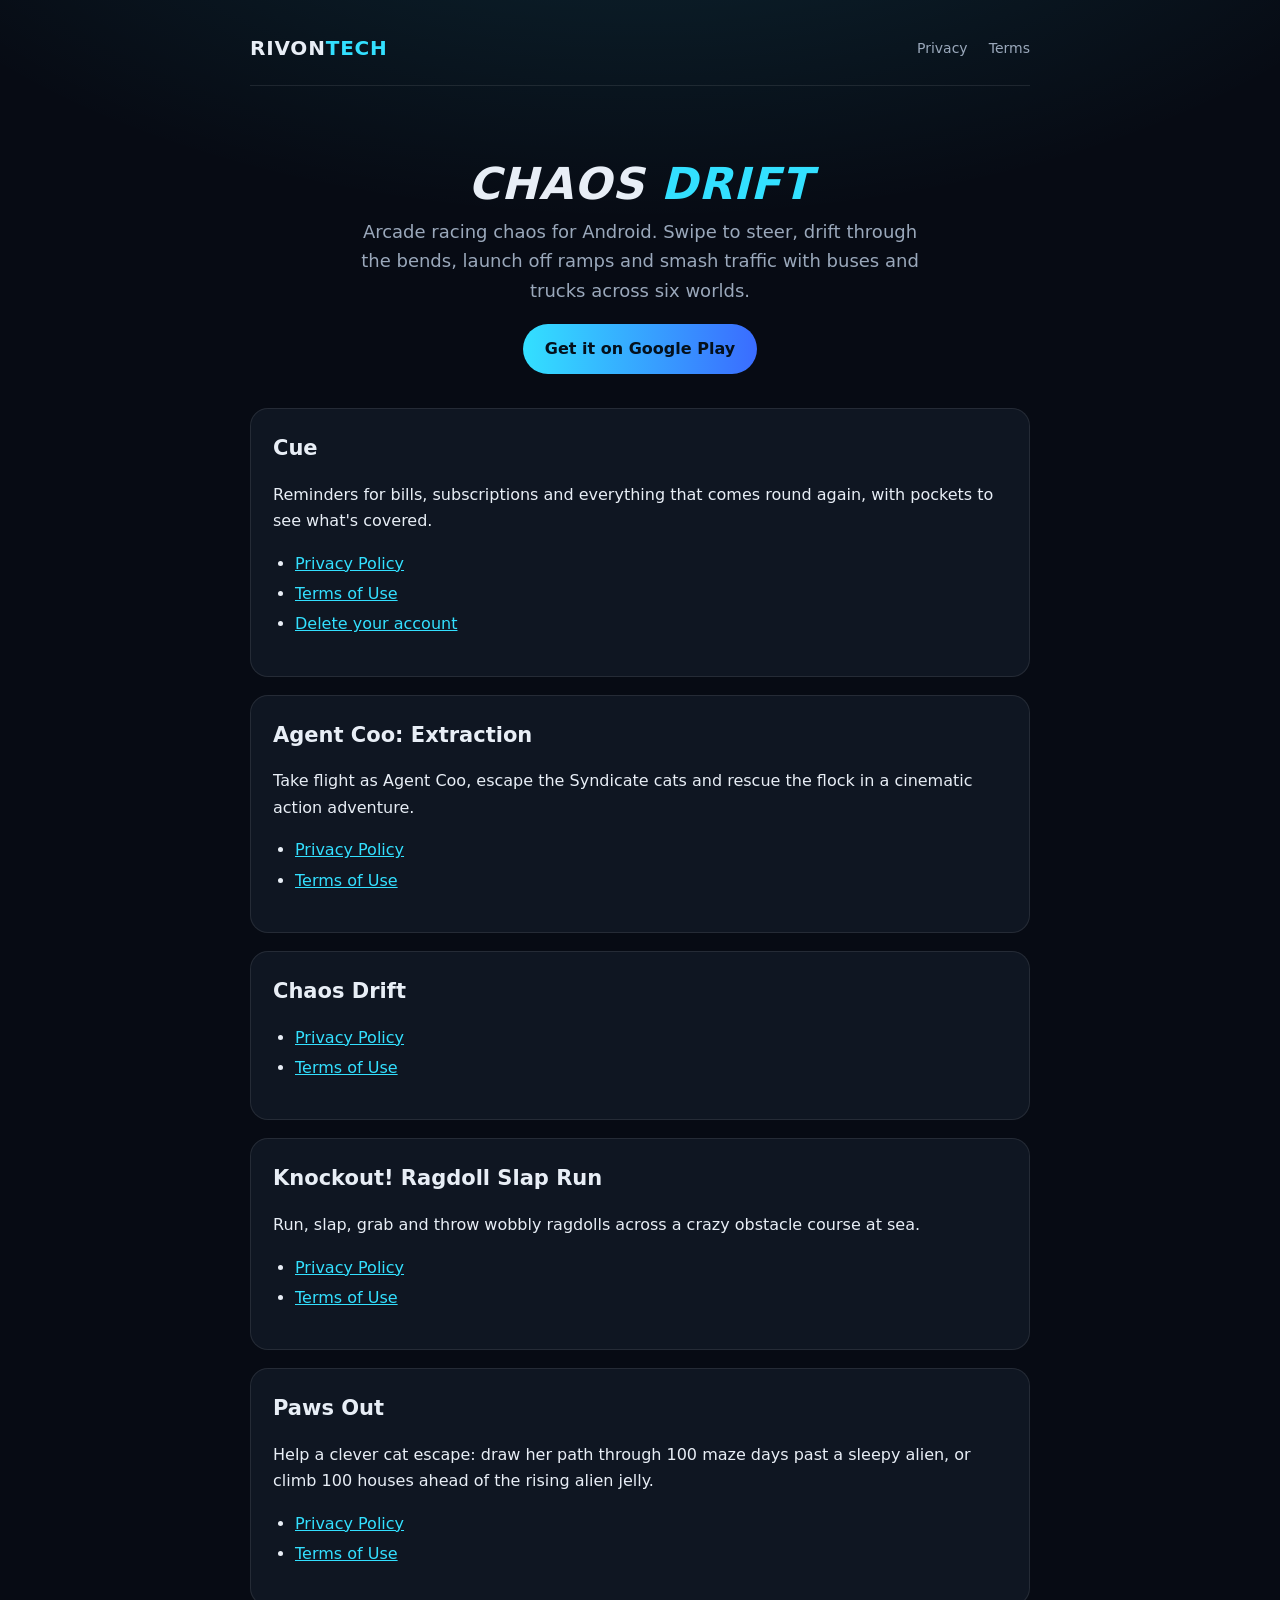
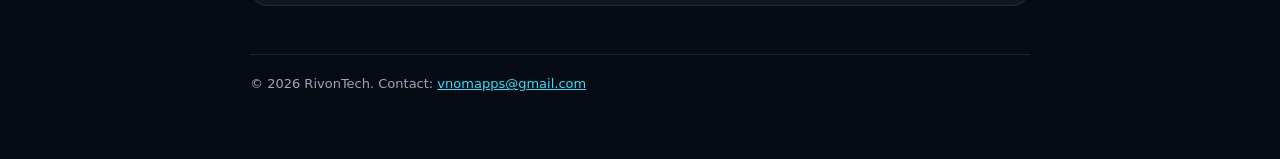
<file: index.html>
<!doctype html>
<html lang="en">
<head>
  <meta charset="utf-8">
  <meta name="viewport" content="width=device-width, initial-scale=1">
  <title>RivonTech</title>
  <meta name="description" content="RivonTech makes mobile apps and games, including Cue, Agent Coo: Extraction, Chaos Drift, Knockout! Ragdoll Slap Run and Paws Out.">
  <link rel="stylesheet" href="styles.css">
</head>
<body>
  <div class="wrap">
    <header class="site">
      <a class="brand" href="./">RIVON<span>TECH</span></a>
      <nav>
        <a href="chaos-drift/privacy-policy.html">Privacy</a>
        <a href="chaos-drift/terms.html">Terms</a>
      </nav>
    </header>

    <section class="hero">
      <h1>CHAOS <b>DRIFT</b></h1>
      <p>Arcade racing chaos for Android. Swipe to steer, drift through the bends, launch off ramps and smash traffic with buses and trucks across six worlds.</p>
      <a class="button" href="https://play.google.com/store/apps/details?id=com.rivontech.chaosdrift">Get it on Google Play</a>
    </section>

    <div class="card">
      <h2 style="margin-top:0">Cue</h2>
      <p>Reminders for bills, subscriptions and everything that comes round again, with pockets to see what's covered.</p>
      <ul>
        <li><a href="cue/privacy-policy.html">Privacy Policy</a></li>
        <li><a href="cue/terms.html">Terms of Use</a></li>
        <li><a href="cue/delete-account.html">Delete your account</a></li>
      </ul>
    </div>

    <div class="card">
      <h2 style="margin-top:0">Agent Coo: Extraction</h2>
      <p>Take flight as Agent Coo, escape the Syndicate cats and rescue the flock in a cinematic action adventure.</p>
      <ul>
        <li><a href="agent-coo/privacy-policy.html">Privacy Policy</a></li>
        <li><a href="agent-coo/terms.html">Terms of Use</a></li>
      </ul>
    </div>

    <div class="card">
      <h2 style="margin-top:0">Chaos Drift</h2>
      <ul>
        <li><a href="chaos-drift/privacy-policy.html">Privacy Policy</a></li>
        <li><a href="chaos-drift/terms.html">Terms of Use</a></li>
      </ul>
    </div>

    <div class="card">
      <h2 style="margin-top:0">Knockout! Ragdoll Slap Run</h2>
      <p>Run, slap, grab and throw wobbly ragdolls across a crazy obstacle course at sea.</p>
      <ul>
        <li><a href="knockout/privacy-policy.html">Privacy Policy</a></li>
        <li><a href="knockout/terms.html">Terms of Use</a></li>
      </ul>
    </div>

    <div class="card">
      <h2 style="margin-top:0">Paws Out</h2>
      <p>Help a clever cat escape: draw her path through 100 maze days past a sleepy alien, or climb 100 houses ahead of the rising alien jelly.</p>
      <ul>
        <li><a href="paws-out/privacy-policy.html">Privacy Policy</a></li>
        <li><a href="paws-out/terms.html">Terms of Use</a></li>
      </ul>
    </div>

    <footer>
      &copy; 2026 RivonTech. Contact: <a href="mailto:vnomapps@gmail.com">vnomapps@gmail.com</a>
    </footer>
  </div>
</body>
</html>
</file>
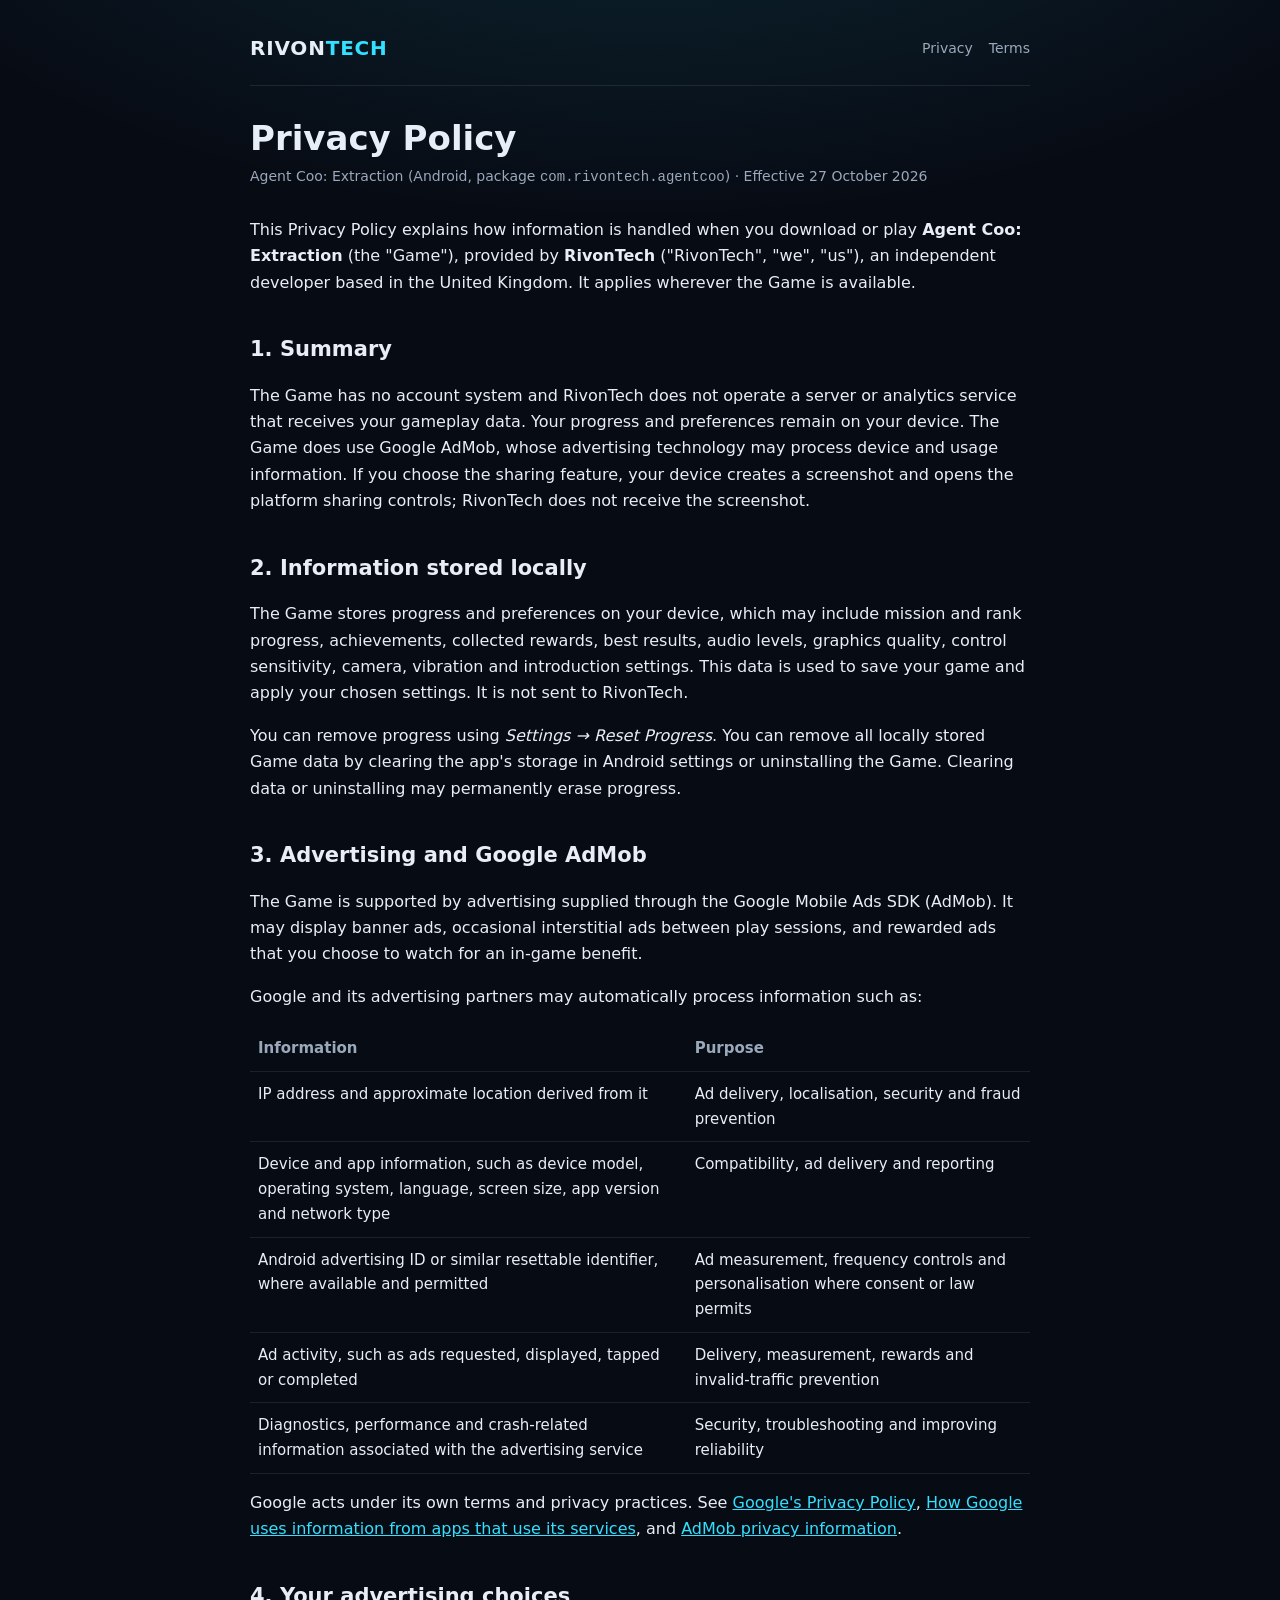
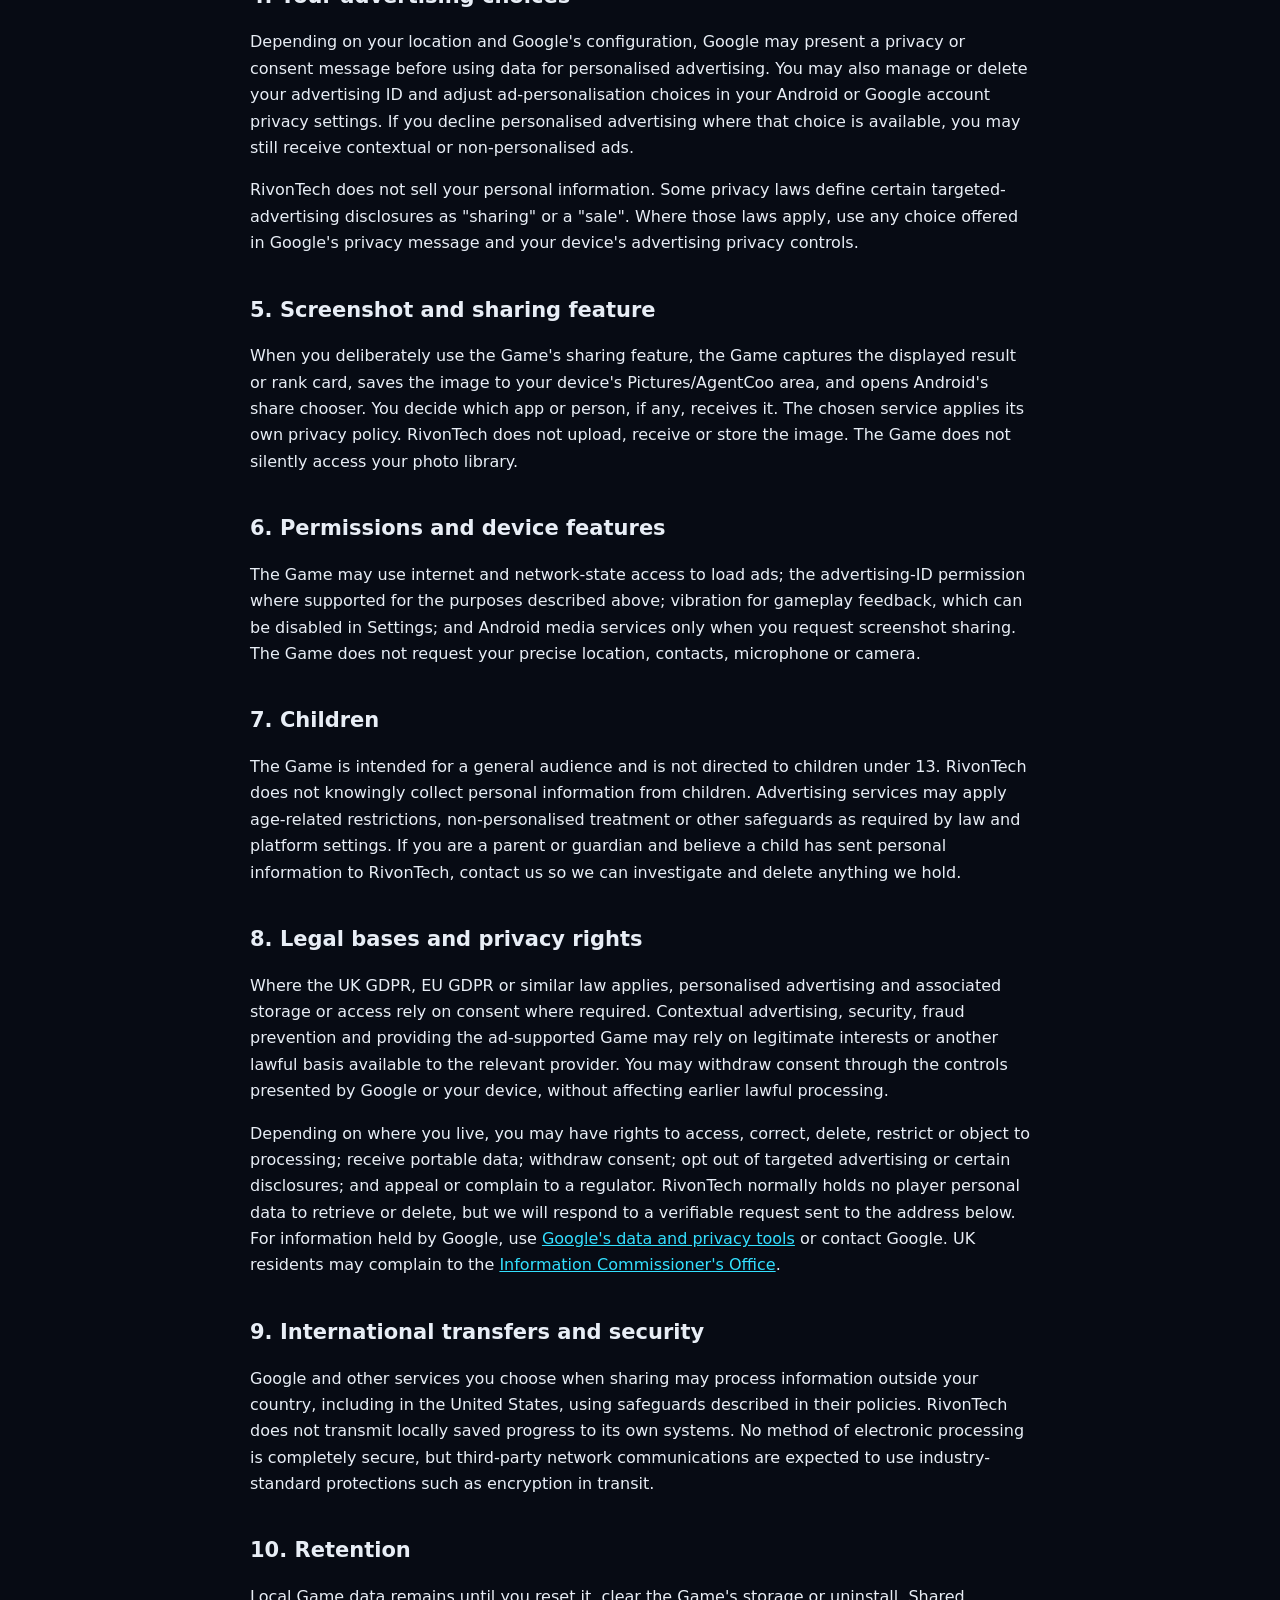
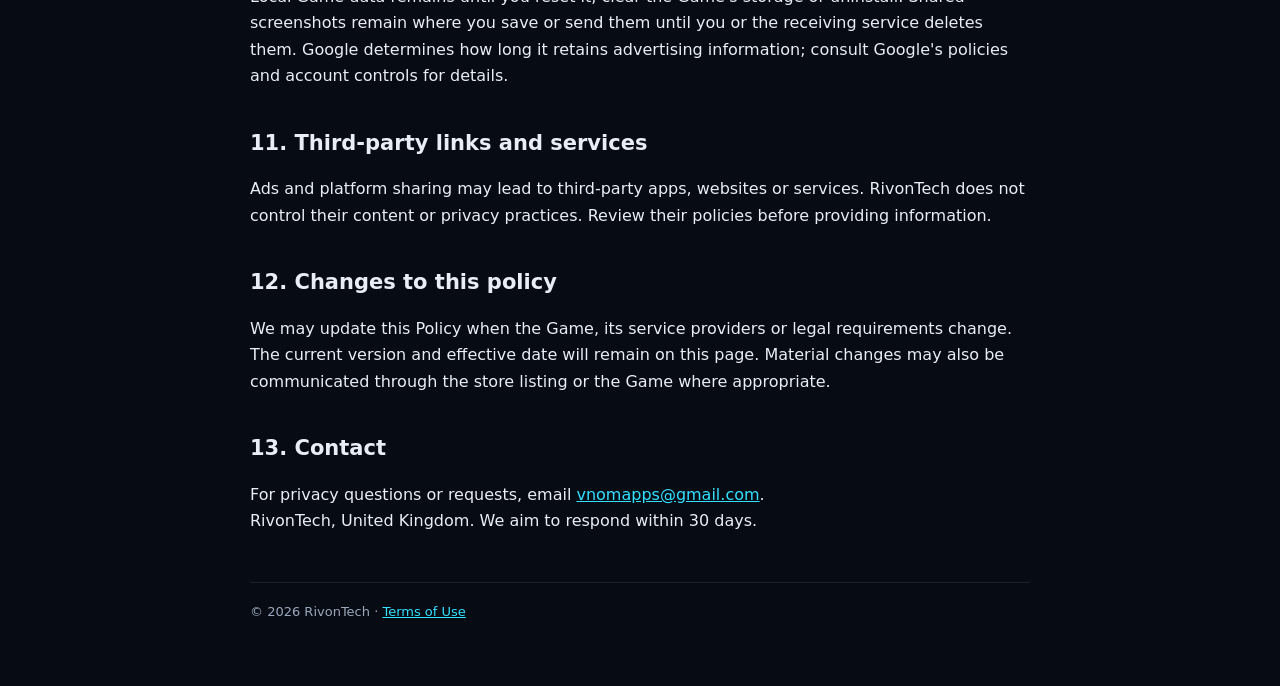
<file: agent-coo/privacy-policy.html>
<!doctype html>
<html lang="en">
<head>
  <meta charset="utf-8">
  <meta name="viewport" content="width=device-width, initial-scale=1">
  <title>Agent Coo: Extraction Privacy Policy</title>
  <meta name="description" content="How Agent Coo: Extraction by RivonTech handles information, including local game data, sharing and Google AdMob advertising.">
  <link rel="stylesheet" href="../styles.css">
</head>
<body>
  <div class="wrap">
    <header class="site">
      <a class="brand" href="../">RIVON<span>TECH</span></a>
      <nav><a href="privacy-policy.html">Privacy</a><a href="terms.html">Terms</a></nav>
    </header>

    <h1>Privacy Policy</h1>
    <div class="meta">Agent Coo: Extraction (Android, package <code>com.rivontech.agentcoo</code>) &middot; Effective 27 October 2026</div>

    <p>This Privacy Policy explains how information is handled when you download or play <strong>Agent Coo: Extraction</strong> (the "Game"), provided by <strong>RivonTech</strong> ("RivonTech", "we", "us"), an independent developer based in the United Kingdom. It applies wherever the Game is available.</p>

    <h2>1. Summary</h2>
    <p>The Game has no account system and RivonTech does not operate a server or analytics service that receives your gameplay data. Your progress and preferences remain on your device. The Game does use Google AdMob, whose advertising technology may process device and usage information. If you choose the sharing feature, your device creates a screenshot and opens the platform sharing controls; RivonTech does not receive the screenshot.</p>

    <h2>2. Information stored locally</h2>
    <p>The Game stores progress and preferences on your device, which may include mission and rank progress, achievements, collected rewards, best results, audio levels, graphics quality, control sensitivity, camera, vibration and introduction settings. This data is used to save your game and apply your chosen settings. It is not sent to RivonTech.</p>
    <p>You can remove progress using <em>Settings &rarr; Reset Progress</em>. You can remove all locally stored Game data by clearing the app's storage in Android settings or uninstalling the Game. Clearing data or uninstalling may permanently erase progress.</p>

    <h2>3. Advertising and Google AdMob</h2>
    <p>The Game is supported by advertising supplied through the Google Mobile Ads SDK (AdMob). It may display banner ads, occasional interstitial ads between play sessions, and rewarded ads that you choose to watch for an in-game benefit.</p>
    <p>Google and its advertising partners may automatically process information such as:</p>
    <table>
      <tr><th>Information</th><th>Purpose</th></tr>
      <tr><td>IP address and approximate location derived from it</td><td>Ad delivery, localisation, security and fraud prevention</td></tr>
      <tr><td>Device and app information, such as device model, operating system, language, screen size, app version and network type</td><td>Compatibility, ad delivery and reporting</td></tr>
      <tr><td>Android advertising ID or similar resettable identifier, where available and permitted</td><td>Ad measurement, frequency controls and personalisation where consent or law permits</td></tr>
      <tr><td>Ad activity, such as ads requested, displayed, tapped or completed</td><td>Delivery, measurement, rewards and invalid-traffic prevention</td></tr>
      <tr><td>Diagnostics, performance and crash-related information associated with the advertising service</td><td>Security, troubleshooting and improving reliability</td></tr>
    </table>
    <p>Google acts under its own terms and privacy practices. See <a href="https://policies.google.com/privacy">Google's Privacy Policy</a>, <a href="https://policies.google.com/technologies/partner-sites">How Google uses information from apps that use its services</a>, and <a href="https://support.google.com/admob/answer/6128543">AdMob privacy information</a>.</p>

    <h2>4. Your advertising choices</h2>
    <p>Depending on your location and Google's configuration, Google may present a privacy or consent message before using data for personalised advertising. You may also manage or delete your advertising ID and adjust ad-personalisation choices in your Android or Google account privacy settings. If you decline personalised advertising where that choice is available, you may still receive contextual or non-personalised ads.</p>
    <p>RivonTech does not sell your personal information. Some privacy laws define certain targeted-advertising disclosures as "sharing" or a "sale". Where those laws apply, use any choice offered in Google's privacy message and your device's advertising privacy controls.</p>

    <h2>5. Screenshot and sharing feature</h2>
    <p>When you deliberately use the Game's sharing feature, the Game captures the displayed result or rank card, saves the image to your device's Pictures/AgentCoo area, and opens Android's share chooser. You decide which app or person, if any, receives it. The chosen service applies its own privacy policy. RivonTech does not upload, receive or store the image. The Game does not silently access your photo library.</p>

    <h2>6. Permissions and device features</h2>
    <p>The Game may use internet and network-state access to load ads; the advertising-ID permission where supported for the purposes described above; vibration for gameplay feedback, which can be disabled in Settings; and Android media services only when you request screenshot sharing. The Game does not request your precise location, contacts, microphone or camera.</p>

    <h2>7. Children</h2>
    <p>The Game is intended for a general audience and is not directed to children under 13. RivonTech does not knowingly collect personal information from children. Advertising services may apply age-related restrictions, non-personalised treatment or other safeguards as required by law and platform settings. If you are a parent or guardian and believe a child has sent personal information to RivonTech, contact us so we can investigate and delete anything we hold.</p>

    <h2>8. Legal bases and privacy rights</h2>
    <p>Where the UK GDPR, EU GDPR or similar law applies, personalised advertising and associated storage or access rely on consent where required. Contextual advertising, security, fraud prevention and providing the ad-supported Game may rely on legitimate interests or another lawful basis available to the relevant provider. You may withdraw consent through the controls presented by Google or your device, without affecting earlier lawful processing.</p>
    <p>Depending on where you live, you may have rights to access, correct, delete, restrict or object to processing; receive portable data; withdraw consent; opt out of targeted advertising or certain disclosures; and appeal or complain to a regulator. RivonTech normally holds no player personal data to retrieve or delete, but we will respond to a verifiable request sent to the address below. For information held by Google, use <a href="https://myaccount.google.com/data-and-privacy">Google's data and privacy tools</a> or contact Google. UK residents may complain to the <a href="https://ico.org.uk/">Information Commissioner's Office</a>.</p>

    <h2>9. International transfers and security</h2>
    <p>Google and other services you choose when sharing may process information outside your country, including in the United States, using safeguards described in their policies. RivonTech does not transmit locally saved progress to its own systems. No method of electronic processing is completely secure, but third-party network communications are expected to use industry-standard protections such as encryption in transit.</p>

    <h2>10. Retention</h2>
    <p>Local Game data remains until you reset it, clear the Game's storage or uninstall. Shared screenshots remain where you save or send them until you or the receiving service deletes them. Google determines how long it retains advertising information; consult Google's policies and account controls for details.</p>

    <h2>11. Third-party links and services</h2>
    <p>Ads and platform sharing may lead to third-party apps, websites or services. RivonTech does not control their content or privacy practices. Review their policies before providing information.</p>

    <h2>12. Changes to this policy</h2>
    <p>We may update this Policy when the Game, its service providers or legal requirements change. The current version and effective date will remain on this page. Material changes may also be communicated through the store listing or the Game where appropriate.</p>

    <h2>13. Contact</h2>
    <p>For privacy questions or requests, email <a href="mailto:vnomapps@gmail.com">vnomapps@gmail.com</a>.<br>RivonTech, United Kingdom. We aim to respond within 30 days.</p>

    <footer>&copy; 2026 RivonTech &middot; <a href="terms.html">Terms of Use</a></footer>
  </div>
</body>
</html>
</file>
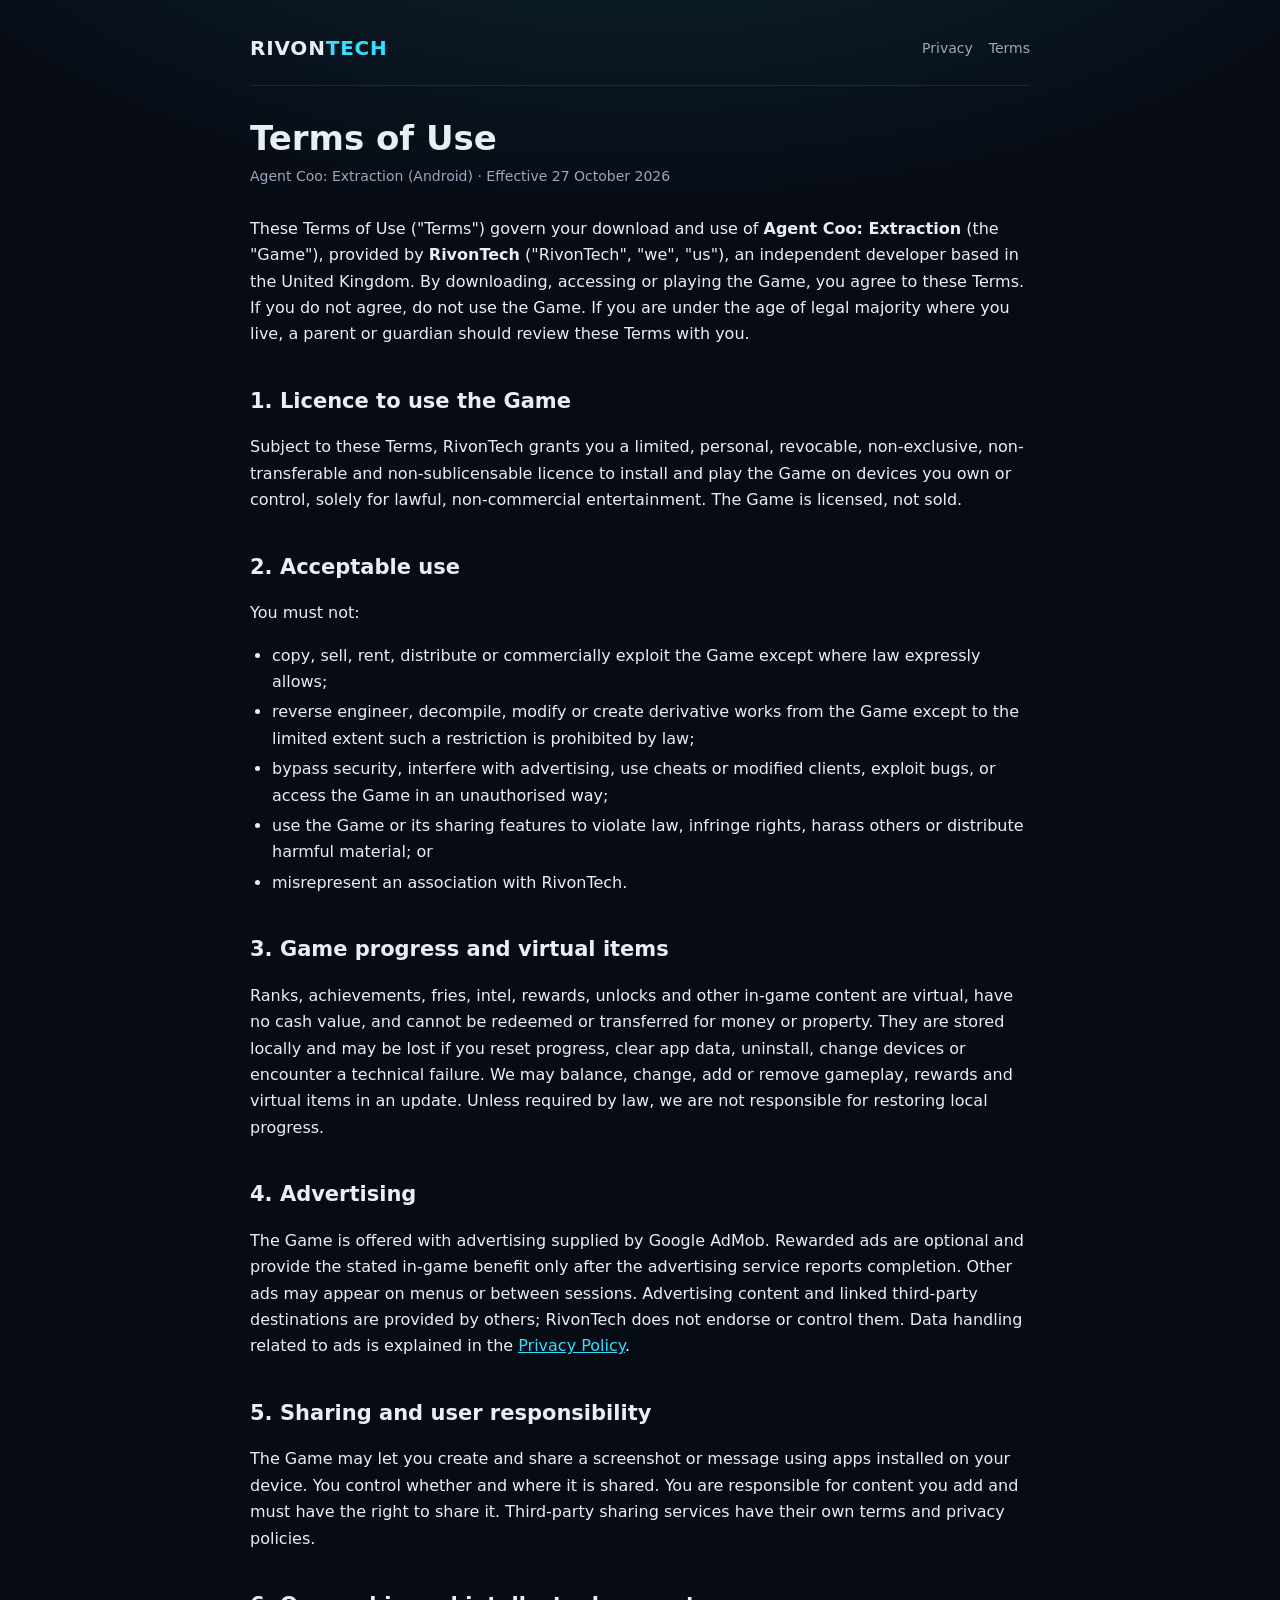
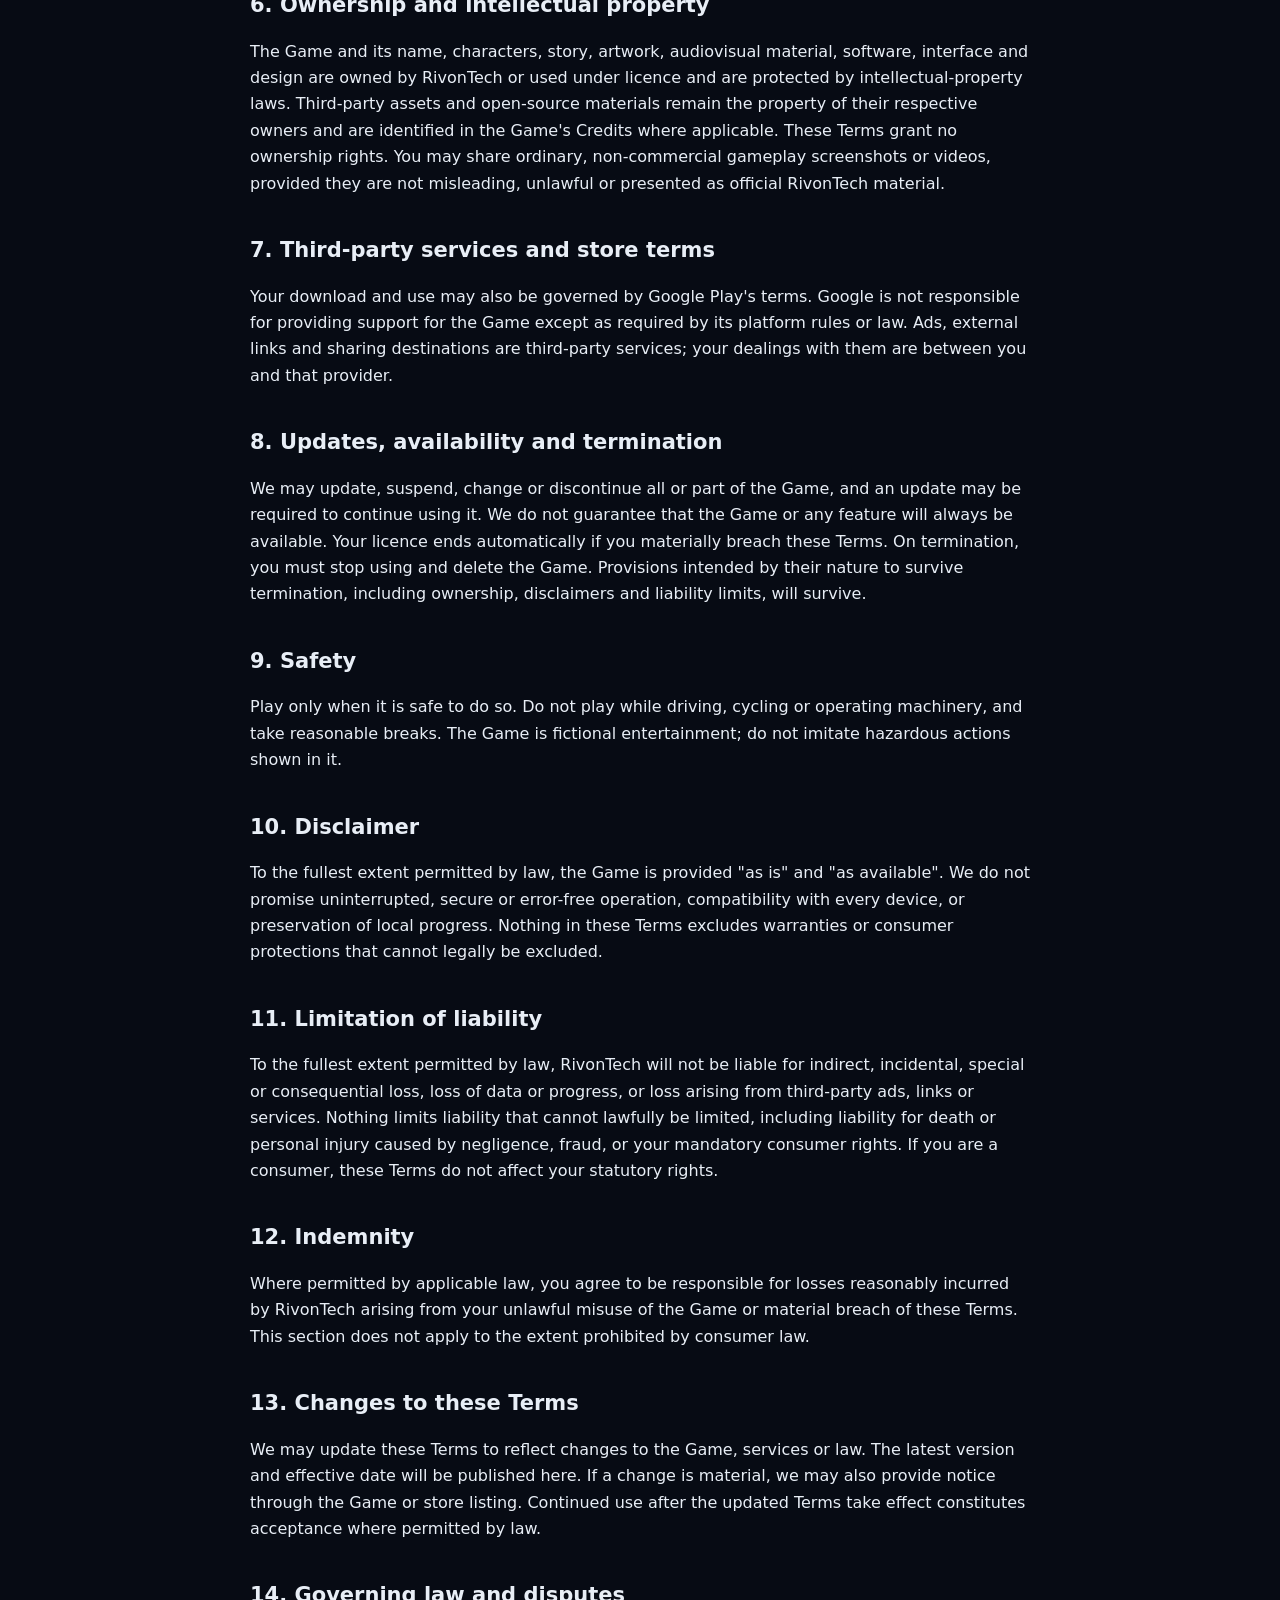
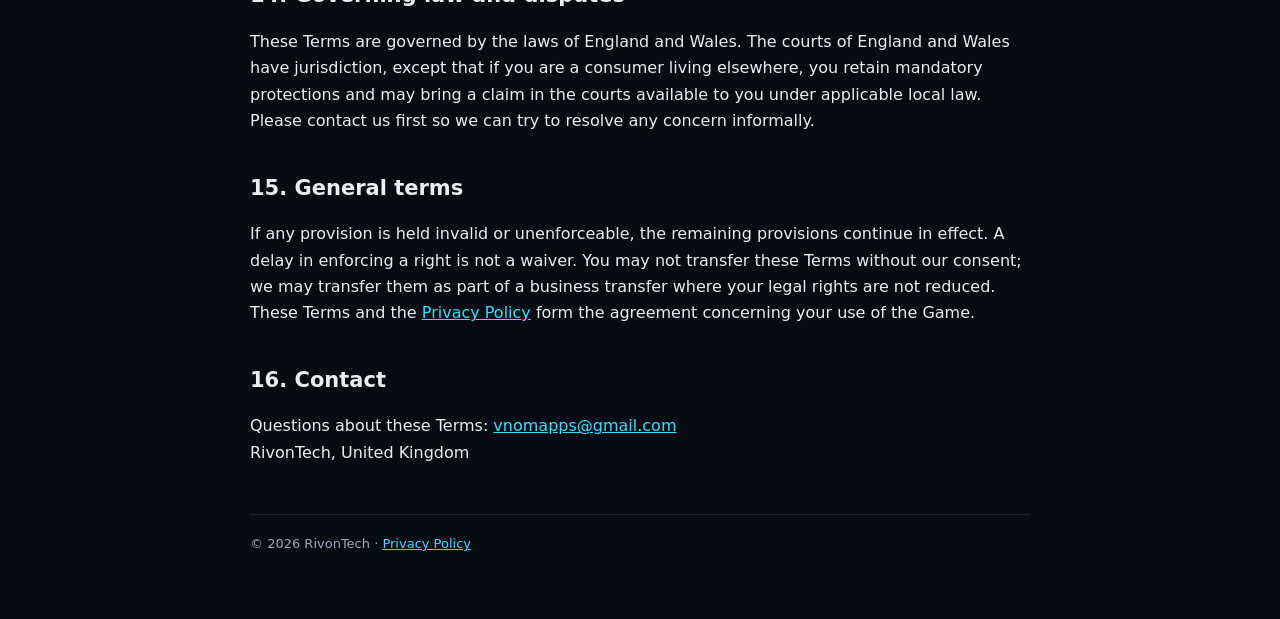
<file: agent-coo/terms.html>
<!doctype html>
<html lang="en">
<head>
  <meta charset="utf-8">
  <meta name="viewport" content="width=device-width, initial-scale=1">
  <title>Agent Coo: Extraction Terms of Use</title>
  <meta name="description" content="Terms of Use for Agent Coo: Extraction by RivonTech.">
  <link rel="stylesheet" href="../styles.css">
</head>
<body>
  <div class="wrap">
    <header class="site">
      <a class="brand" href="../">RIVON<span>TECH</span></a>
      <nav><a href="privacy-policy.html">Privacy</a><a href="terms.html">Terms</a></nav>
    </header>

    <h1>Terms of Use</h1>
    <div class="meta">Agent Coo: Extraction (Android) &middot; Effective 27 October 2026</div>

    <p>These Terms of Use ("Terms") govern your download and use of <strong>Agent Coo: Extraction</strong> (the "Game"), provided by <strong>RivonTech</strong> ("RivonTech", "we", "us"), an independent developer based in the United Kingdom. By downloading, accessing or playing the Game, you agree to these Terms. If you do not agree, do not use the Game. If you are under the age of legal majority where you live, a parent or guardian should review these Terms with you.</p>

    <h2>1. Licence to use the Game</h2>
    <p>Subject to these Terms, RivonTech grants you a limited, personal, revocable, non-exclusive, non-transferable and non-sublicensable licence to install and play the Game on devices you own or control, solely for lawful, non-commercial entertainment. The Game is licensed, not sold.</p>

    <h2>2. Acceptable use</h2>
    <p>You must not:</p>
    <ul>
      <li>copy, sell, rent, distribute or commercially exploit the Game except where law expressly allows;</li>
      <li>reverse engineer, decompile, modify or create derivative works from the Game except to the limited extent such a restriction is prohibited by law;</li>
      <li>bypass security, interfere with advertising, use cheats or modified clients, exploit bugs, or access the Game in an unauthorised way;</li>
      <li>use the Game or its sharing features to violate law, infringe rights, harass others or distribute harmful material; or</li>
      <li>misrepresent an association with RivonTech.</li>
    </ul>

    <h2>3. Game progress and virtual items</h2>
    <p>Ranks, achievements, fries, intel, rewards, unlocks and other in-game content are virtual, have no cash value, and cannot be redeemed or transferred for money or property. They are stored locally and may be lost if you reset progress, clear app data, uninstall, change devices or encounter a technical failure. We may balance, change, add or remove gameplay, rewards and virtual items in an update. Unless required by law, we are not responsible for restoring local progress.</p>

    <h2>4. Advertising</h2>
    <p>The Game is offered with advertising supplied by Google AdMob. Rewarded ads are optional and provide the stated in-game benefit only after the advertising service reports completion. Other ads may appear on menus or between sessions. Advertising content and linked third-party destinations are provided by others; RivonTech does not endorse or control them. Data handling related to ads is explained in the <a href="privacy-policy.html">Privacy Policy</a>.</p>

    <h2>5. Sharing and user responsibility</h2>
    <p>The Game may let you create and share a screenshot or message using apps installed on your device. You control whether and where it is shared. You are responsible for content you add and must have the right to share it. Third-party sharing services have their own terms and privacy policies.</p>

    <h2>6. Ownership and intellectual property</h2>
    <p>The Game and its name, characters, story, artwork, audiovisual material, software, interface and design are owned by RivonTech or used under licence and are protected by intellectual-property laws. Third-party assets and open-source materials remain the property of their respective owners and are identified in the Game's Credits where applicable. These Terms grant no ownership rights. You may share ordinary, non-commercial gameplay screenshots or videos, provided they are not misleading, unlawful or presented as official RivonTech material.</p>

    <h2>7. Third-party services and store terms</h2>
    <p>Your download and use may also be governed by Google Play's terms. Google is not responsible for providing support for the Game except as required by its platform rules or law. Ads, external links and sharing destinations are third-party services; your dealings with them are between you and that provider.</p>

    <h2>8. Updates, availability and termination</h2>
    <p>We may update, suspend, change or discontinue all or part of the Game, and an update may be required to continue using it. We do not guarantee that the Game or any feature will always be available. Your licence ends automatically if you materially breach these Terms. On termination, you must stop using and delete the Game. Provisions intended by their nature to survive termination, including ownership, disclaimers and liability limits, will survive.</p>

    <h2>9. Safety</h2>
    <p>Play only when it is safe to do so. Do not play while driving, cycling or operating machinery, and take reasonable breaks. The Game is fictional entertainment; do not imitate hazardous actions shown in it.</p>

    <h2>10. Disclaimer</h2>
    <p>To the fullest extent permitted by law, the Game is provided "as is" and "as available". We do not promise uninterrupted, secure or error-free operation, compatibility with every device, or preservation of local progress. Nothing in these Terms excludes warranties or consumer protections that cannot legally be excluded.</p>

    <h2>11. Limitation of liability</h2>
    <p>To the fullest extent permitted by law, RivonTech will not be liable for indirect, incidental, special or consequential loss, loss of data or progress, or loss arising from third-party ads, links or services. Nothing limits liability that cannot lawfully be limited, including liability for death or personal injury caused by negligence, fraud, or your mandatory consumer rights. If you are a consumer, these Terms do not affect your statutory rights.</p>

    <h2>12. Indemnity</h2>
    <p>Where permitted by applicable law, you agree to be responsible for losses reasonably incurred by RivonTech arising from your unlawful misuse of the Game or material breach of these Terms. This section does not apply to the extent prohibited by consumer law.</p>

    <h2>13. Changes to these Terms</h2>
    <p>We may update these Terms to reflect changes to the Game, services or law. The latest version and effective date will be published here. If a change is material, we may also provide notice through the Game or store listing. Continued use after the updated Terms take effect constitutes acceptance where permitted by law.</p>

    <h2>14. Governing law and disputes</h2>
    <p>These Terms are governed by the laws of England and Wales. The courts of England and Wales have jurisdiction, except that if you are a consumer living elsewhere, you retain mandatory protections and may bring a claim in the courts available to you under applicable local law. Please contact us first so we can try to resolve any concern informally.</p>

    <h2>15. General terms</h2>
    <p>If any provision is held invalid or unenforceable, the remaining provisions continue in effect. A delay in enforcing a right is not a waiver. You may not transfer these Terms without our consent; we may transfer them as part of a business transfer where your legal rights are not reduced. These Terms and the <a href="privacy-policy.html">Privacy Policy</a> form the agreement concerning your use of the Game.</p>

    <h2>16. Contact</h2>
    <p>Questions about these Terms: <a href="mailto:vnomapps@gmail.com">vnomapps@gmail.com</a><br>RivonTech, United Kingdom</p>

    <footer>&copy; 2026 RivonTech &middot; <a href="privacy-policy.html">Privacy Policy</a></footer>
  </div>
</body>
</html>
</file>
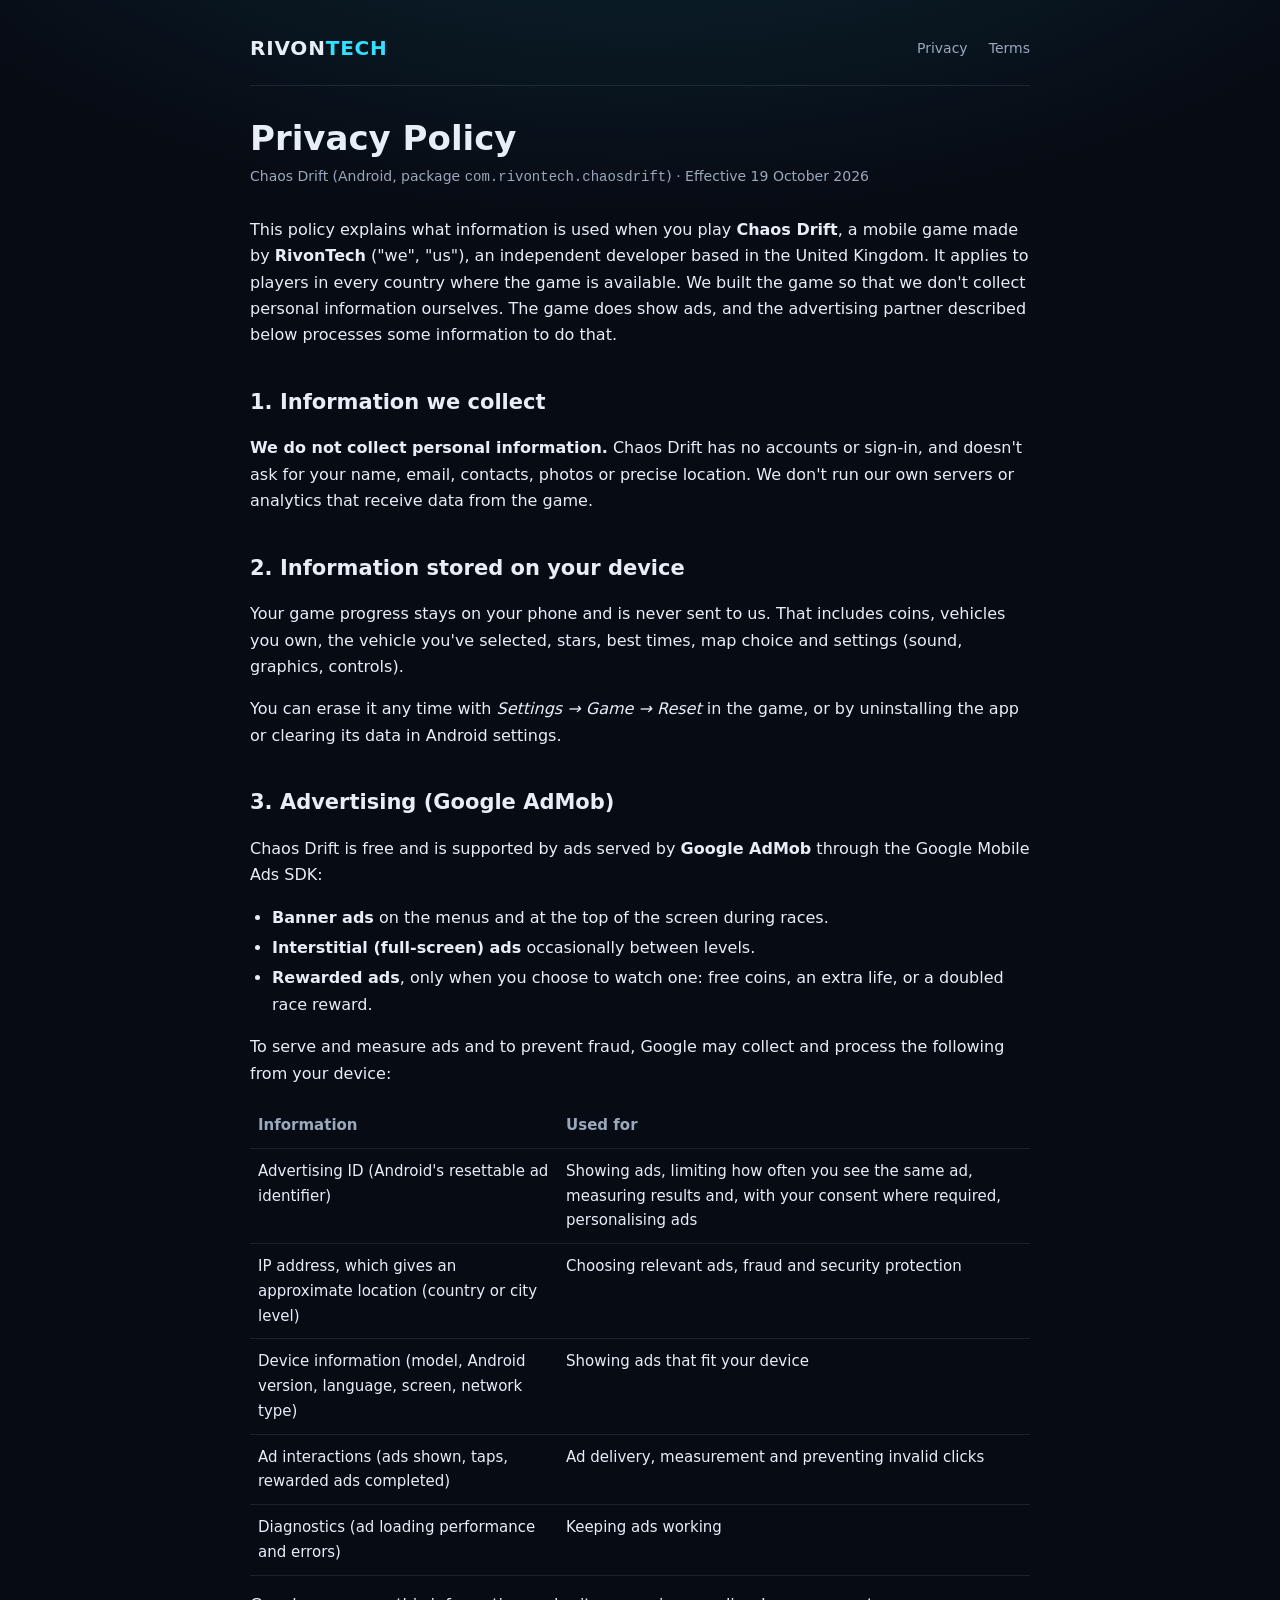
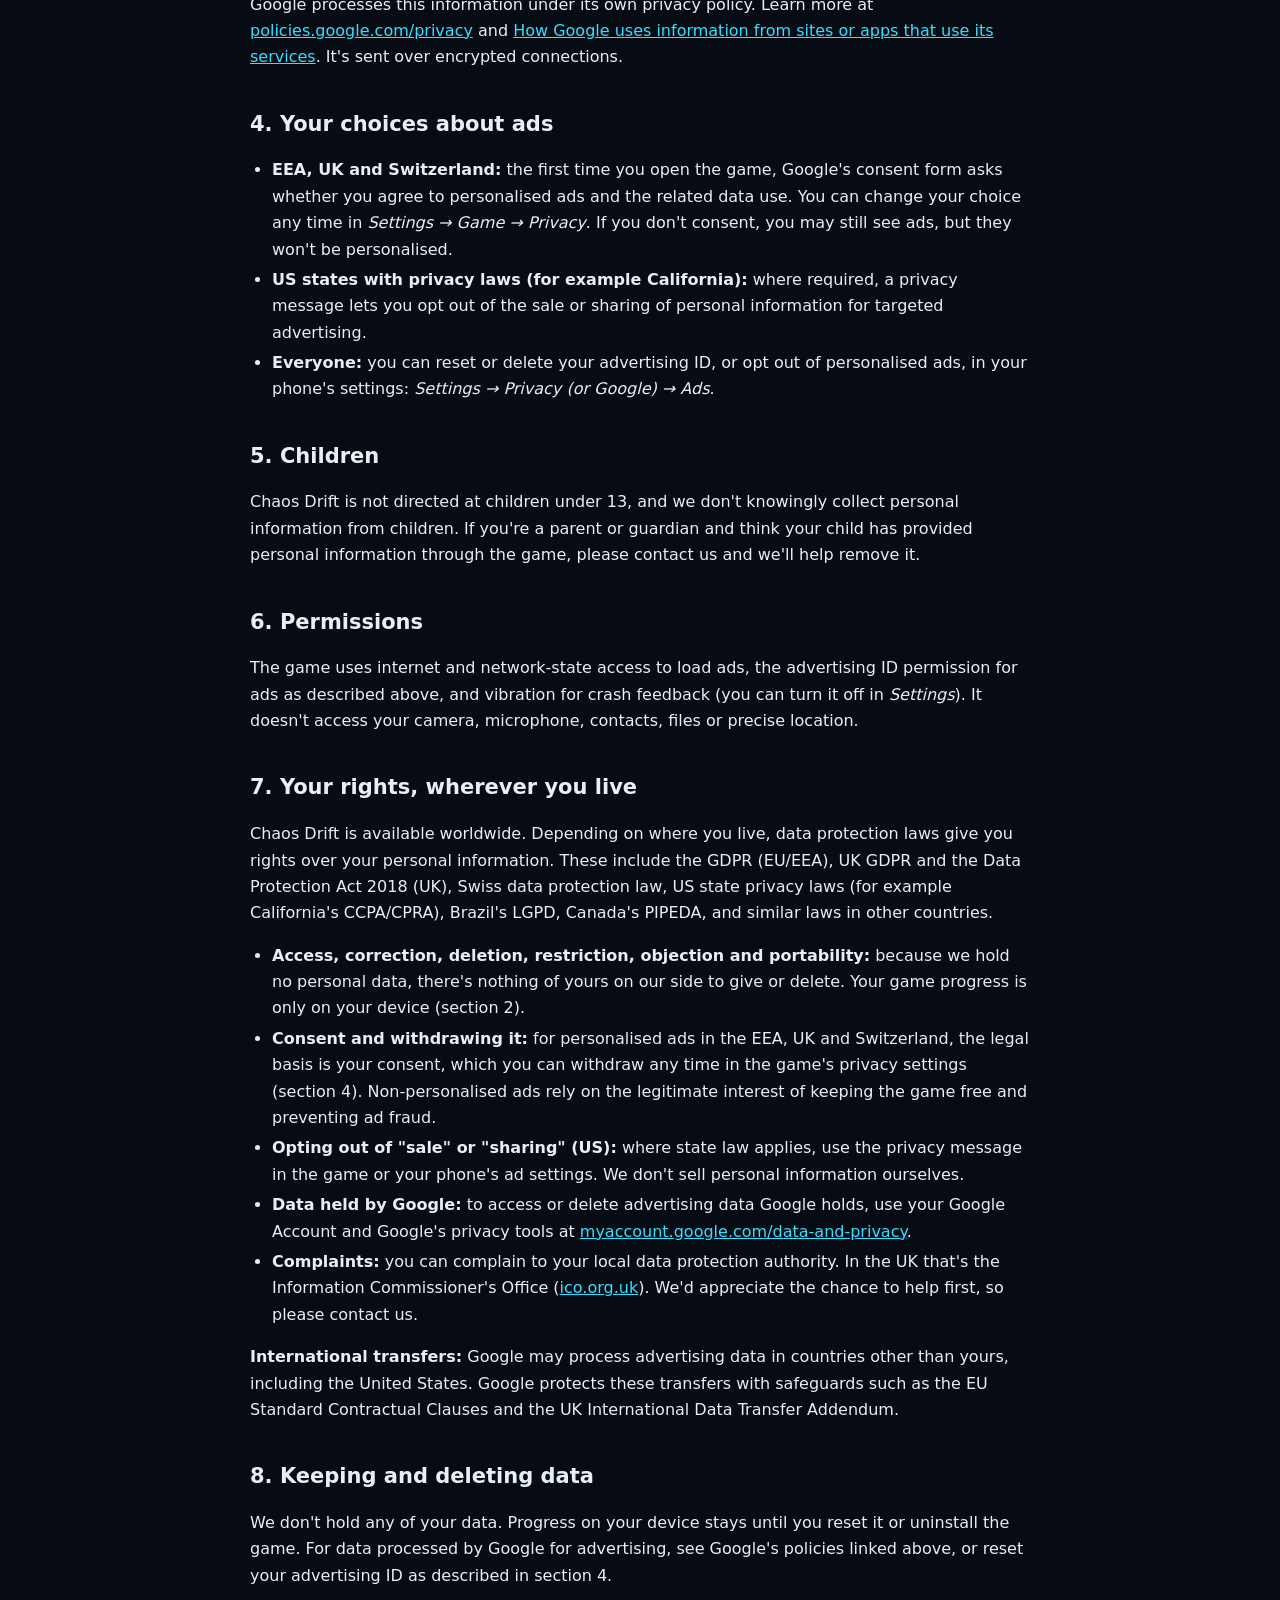
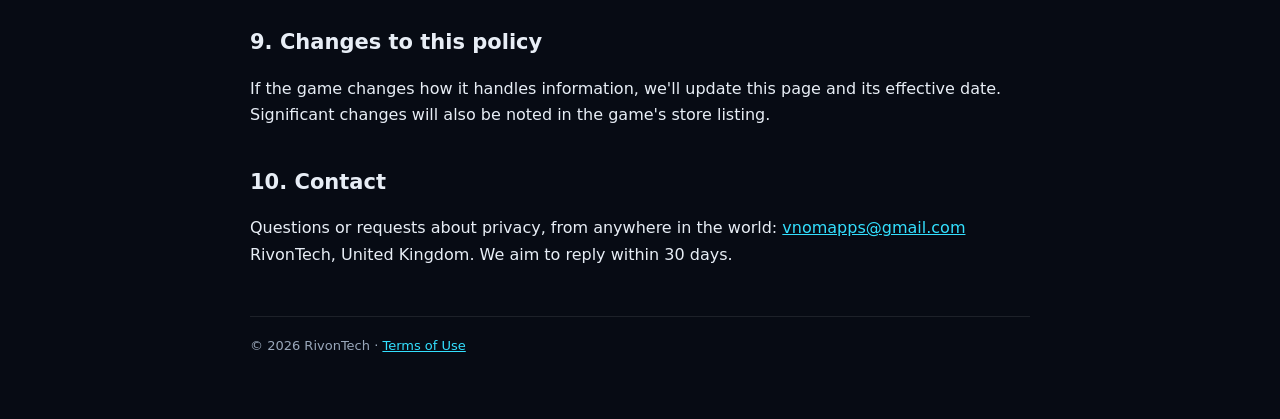
<file: chaos-drift/privacy-policy.html>
<!doctype html>
<html lang="en">
<head>
  <meta charset="utf-8">
  <meta name="viewport" content="width=device-width, initial-scale=1">
  <title>Chaos Drift Privacy Policy</title>
  <meta name="description" content="How the Chaos Drift game by RivonTech handles your information, including advertising by Google AdMob.">
  <link rel="stylesheet" href="../styles.css">
</head>
<body>
  <div class="wrap">
    <header class="site">
      <a class="brand" href="../">RIVON<span>TECH</span></a>
      <nav>
        <a href="privacy-policy.html">Privacy</a>
        <a href="terms.html">Terms</a>
      </nav>
    </header>

    <h1>Privacy Policy</h1>
    <div class="meta">Chaos Drift (Android, package <code>com.rivontech.chaosdrift</code>) &middot; Effective 19 October 2026</div>

    <p>This policy explains what information is used when you play <strong>Chaos Drift</strong>, a mobile game made by <strong>RivonTech</strong> ("we", "us"), an independent developer based in the United Kingdom. It applies to players in every country where the game is available. We built the game so that we don't collect personal information ourselves. The game does show ads, and the advertising partner described below processes some information to do that.</p>

    <h2>1. Information we collect</h2>
    <p><strong>We do not collect personal information.</strong> Chaos Drift has no accounts or sign-in, and doesn't ask for your name, email, contacts, photos or precise location. We don't run our own servers or analytics that receive data from the game.</p>

    <h2>2. Information stored on your device</h2>
    <p>Your game progress stays on your phone and is never sent to us. That includes coins, vehicles you own, the vehicle you've selected, stars, best times, map choice and settings (sound, graphics, controls).</p>
    <p>You can erase it any time with <em>Settings &rarr; Game &rarr; Reset</em> in the game, or by uninstalling the app or clearing its data in Android settings.</p>

    <h2>3. Advertising (Google AdMob)</h2>
    <p>Chaos Drift is free and is supported by ads served by <strong>Google AdMob</strong> through the Google Mobile Ads SDK:</p>
    <ul>
      <li><strong>Banner ads</strong> on the menus and at the top of the screen during races.</li>
      <li><strong>Interstitial (full-screen) ads</strong> occasionally between levels.</li>
      <li><strong>Rewarded ads</strong>, only when you choose to watch one: free coins, an extra life, or a doubled race reward.</li>
    </ul>
    <p>To serve and measure ads and to prevent fraud, Google may collect and process the following from your device:</p>
    <table>
      <tr><th>Information</th><th>Used for</th></tr>
      <tr><td>Advertising ID (Android's resettable ad identifier)</td><td>Showing ads, limiting how often you see the same ad, measuring results and, with your consent where required, personalising ads</td></tr>
      <tr><td>IP address, which gives an approximate location (country or city level)</td><td>Choosing relevant ads, fraud and security protection</td></tr>
      <tr><td>Device information (model, Android version, language, screen, network type)</td><td>Showing ads that fit your device</td></tr>
      <tr><td>Ad interactions (ads shown, taps, rewarded ads completed)</td><td>Ad delivery, measurement and preventing invalid clicks</td></tr>
      <tr><td>Diagnostics (ad loading performance and errors)</td><td>Keeping ads working</td></tr>
    </table>
    <p>Google processes this information under its own privacy policy. Learn more at <a href="https://policies.google.com/privacy">policies.google.com/privacy</a> and <a href="https://policies.google.com/technologies/partner-sites">How Google uses information from sites or apps that use its services</a>. It's sent over encrypted connections.</p>

    <h2>4. Your choices about ads</h2>
    <ul>
      <li><strong>EEA, UK and Switzerland:</strong> the first time you open the game, Google's consent form asks whether you agree to personalised ads and the related data use. You can change your choice any time in <em>Settings &rarr; Game &rarr; Privacy</em>. If you don't consent, you may still see ads, but they won't be personalised.</li>
      <li><strong>US states with privacy laws (for example California):</strong> where required, a privacy message lets you opt out of the sale or sharing of personal information for targeted advertising.</li>
      <li><strong>Everyone:</strong> you can reset or delete your advertising ID, or opt out of personalised ads, in your phone's settings: <em>Settings &rarr; Privacy (or Google) &rarr; Ads</em>.</li>
    </ul>

    <h2>5. Children</h2>
    <p>Chaos Drift is not directed at children under 13, and we don't knowingly collect personal information from children. If you're a parent or guardian and think your child has provided personal information through the game, please contact us and we'll help remove it.</p>

    <h2>6. Permissions</h2>
    <p>The game uses internet and network-state access to load ads, the advertising ID permission for ads as described above, and vibration for crash feedback (you can turn it off in <em>Settings</em>). It doesn't access your camera, microphone, contacts, files or precise location.</p>

    <h2>7. Your rights, wherever you live</h2>
    <p>Chaos Drift is available worldwide. Depending on where you live, data protection laws give you rights over your personal information. These include the GDPR (EU/EEA), UK GDPR and the Data Protection Act 2018 (UK), Swiss data protection law, US state privacy laws (for example California's CCPA/CPRA), Brazil's LGPD, Canada's PIPEDA, and similar laws in other countries.</p>
    <ul>
      <li><strong>Access, correction, deletion, restriction, objection and portability:</strong> because we hold no personal data, there's nothing of yours on our side to give or delete. Your game progress is only on your device (section 2).</li>
      <li><strong>Consent and withdrawing it:</strong> for personalised ads in the EEA, UK and Switzerland, the legal basis is your consent, which you can withdraw any time in the game's privacy settings (section 4). Non-personalised ads rely on the legitimate interest of keeping the game free and preventing ad fraud.</li>
      <li><strong>Opting out of "sale" or "sharing" (US):</strong> where state law applies, use the privacy message in the game or your phone's ad settings. We don't sell personal information ourselves.</li>
      <li><strong>Data held by Google:</strong> to access or delete advertising data Google holds, use your Google Account and Google's privacy tools at <a href="https://myaccount.google.com/data-and-privacy">myaccount.google.com/data-and-privacy</a>.</li>
      <li><strong>Complaints:</strong> you can complain to your local data protection authority. In the UK that's the Information Commissioner's Office (<a href="https://ico.org.uk">ico.org.uk</a>). We'd appreciate the chance to help first, so please contact us.</li>
    </ul>
    <p><strong>International transfers:</strong> Google may process advertising data in countries other than yours, including the United States. Google protects these transfers with safeguards such as the EU Standard Contractual Clauses and the UK International Data Transfer Addendum.</p>

    <h2>8. Keeping and deleting data</h2>
    <p>We don't hold any of your data. Progress on your device stays until you reset it or uninstall the game. For data processed by Google for advertising, see Google's policies linked above, or reset your advertising ID as described in section 4.</p>

    <h2>9. Changes to this policy</h2>
    <p>If the game changes how it handles information, we'll update this page and its effective date. Significant changes will also be noted in the game's store listing.</p>

    <h2>10. Contact</h2>
    <p>Questions or requests about privacy, from anywhere in the world: <a href="mailto:vnomapps@gmail.com">vnomapps@gmail.com</a><br>
    RivonTech, United Kingdom. We aim to reply within 30 days.</p>

    <footer>&copy; 2026 RivonTech &middot; <a href="terms.html">Terms of Use</a></footer>
  </div>
</body>
</html>
</file>
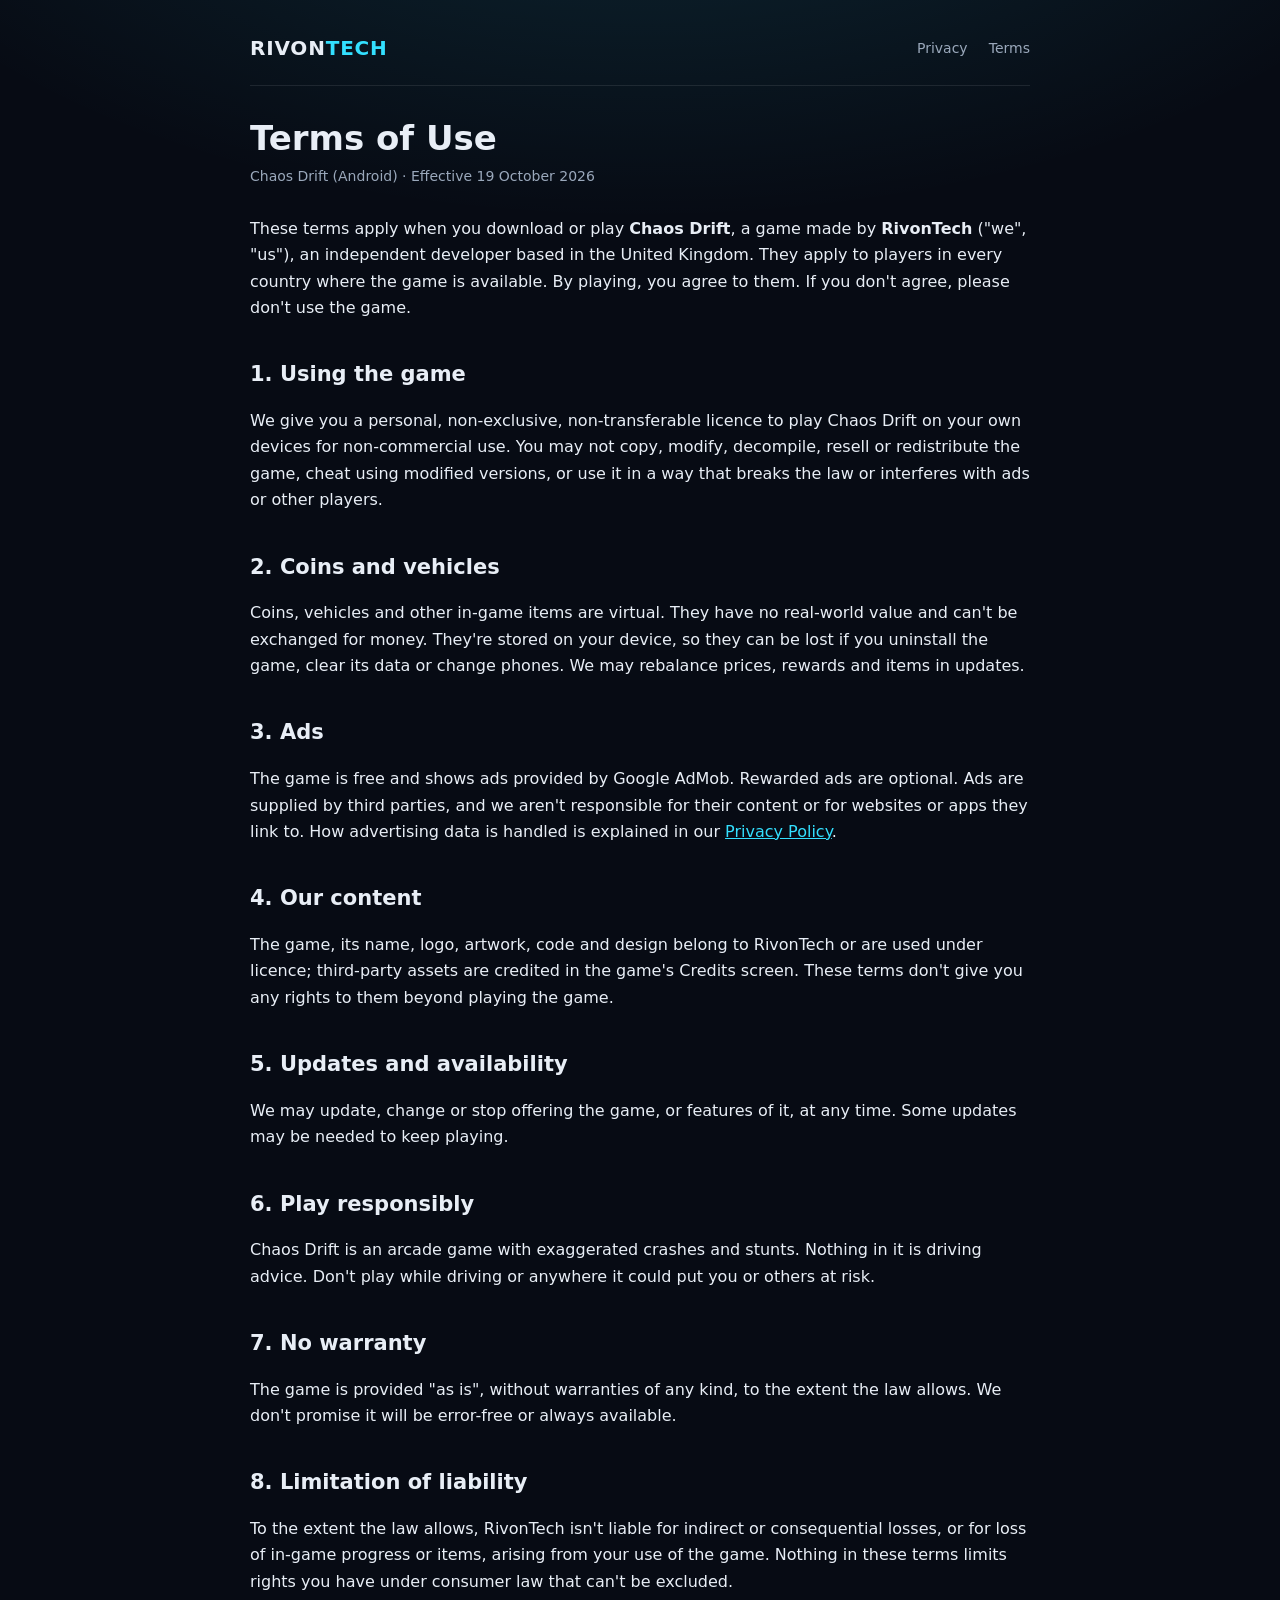
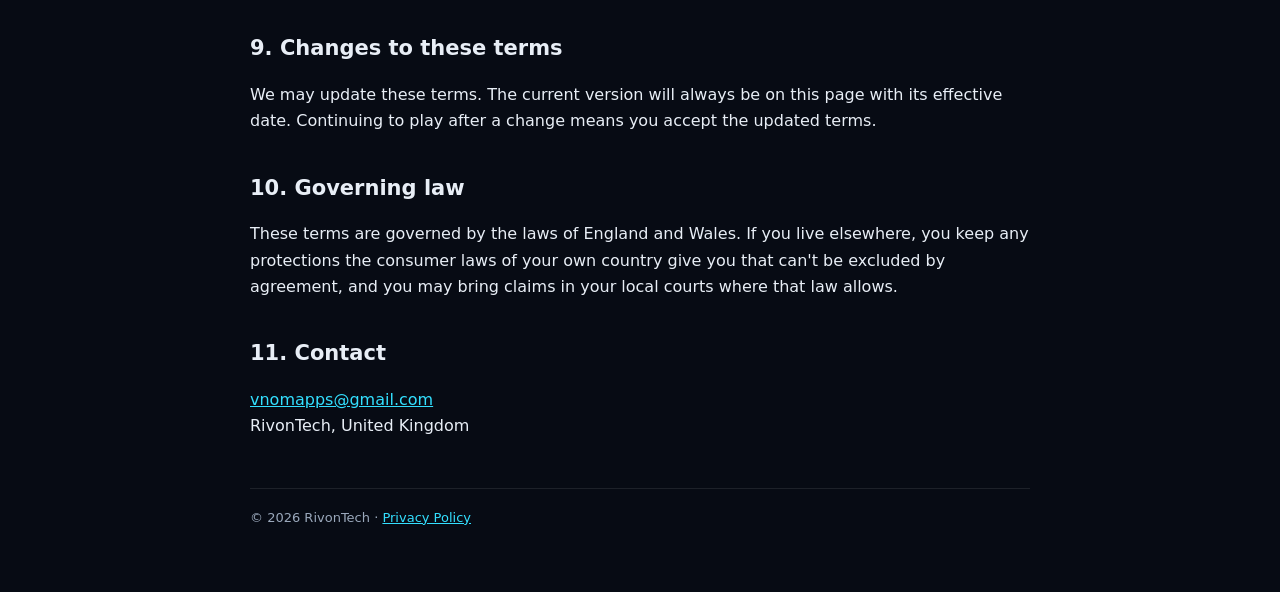
<file: chaos-drift/terms.html>
<!doctype html>
<html lang="en">
<head>
  <meta charset="utf-8">
  <meta name="viewport" content="width=device-width, initial-scale=1">
  <title>Chaos Drift Terms of Use</title>
  <meta name="description" content="Terms of Use for the Chaos Drift game by RivonTech.">
  <link rel="stylesheet" href="../styles.css">
</head>
<body>
  <div class="wrap">
    <header class="site">
      <a class="brand" href="../">RIVON<span>TECH</span></a>
      <nav>
        <a href="privacy-policy.html">Privacy</a>
        <a href="terms.html">Terms</a>
      </nav>
    </header>

    <h1>Terms of Use</h1>
    <div class="meta">Chaos Drift (Android) &middot; Effective 19 October 2026</div>

    <p>These terms apply when you download or play <strong>Chaos Drift</strong>, a game made by <strong>RivonTech</strong> ("we", "us"), an independent developer based in the United Kingdom. They apply to players in every country where the game is available. By playing, you agree to them. If you don't agree, please don't use the game.</p>

    <h2>1. Using the game</h2>
    <p>We give you a personal, non-exclusive, non-transferable licence to play Chaos Drift on your own devices for non-commercial use. You may not copy, modify, decompile, resell or redistribute the game, cheat using modified versions, or use it in a way that breaks the law or interferes with ads or other players.</p>

    <h2>2. Coins and vehicles</h2>
    <p>Coins, vehicles and other in-game items are virtual. They have no real-world value and can't be exchanged for money. They're stored on your device, so they can be lost if you uninstall the game, clear its data or change phones. We may rebalance prices, rewards and items in updates.</p>

    <h2>3. Ads</h2>
    <p>The game is free and shows ads provided by Google AdMob. Rewarded ads are optional. Ads are supplied by third parties, and we aren't responsible for their content or for websites or apps they link to. How advertising data is handled is explained in our <a href="privacy-policy.html">Privacy Policy</a>.</p>

    <h2>4. Our content</h2>
    <p>The game, its name, logo, artwork, code and design belong to RivonTech or are used under licence; third-party assets are credited in the game's Credits screen. These terms don't give you any rights to them beyond playing the game.</p>

    <h2>5. Updates and availability</h2>
    <p>We may update, change or stop offering the game, or features of it, at any time. Some updates may be needed to keep playing.</p>

    <h2>6. Play responsibly</h2>
    <p>Chaos Drift is an arcade game with exaggerated crashes and stunts. Nothing in it is driving advice. Don't play while driving or anywhere it could put you or others at risk.</p>

    <h2>7. No warranty</h2>
    <p>The game is provided "as is", without warranties of any kind, to the extent the law allows. We don't promise it will be error-free or always available.</p>

    <h2>8. Limitation of liability</h2>
    <p>To the extent the law allows, RivonTech isn't liable for indirect or consequential losses, or for loss of in-game progress or items, arising from your use of the game. Nothing in these terms limits rights you have under consumer law that can't be excluded.</p>

    <h2>9. Changes to these terms</h2>
    <p>We may update these terms. The current version will always be on this page with its effective date. Continuing to play after a change means you accept the updated terms.</p>

    <h2>10. Governing law</h2>
    <p>These terms are governed by the laws of England and Wales. If you live elsewhere, you keep any protections the consumer laws of your own country give you that can't be excluded by agreement, and you may bring claims in your local courts where that law allows.</p>

    <h2>11. Contact</h2>
    <p><a href="mailto:vnomapps@gmail.com">vnomapps@gmail.com</a><br>RivonTech, United Kingdom</p>

    <footer>&copy; 2026 RivonTech &middot; <a href="privacy-policy.html">Privacy Policy</a></footer>
  </div>
</body>
</html>
</file>
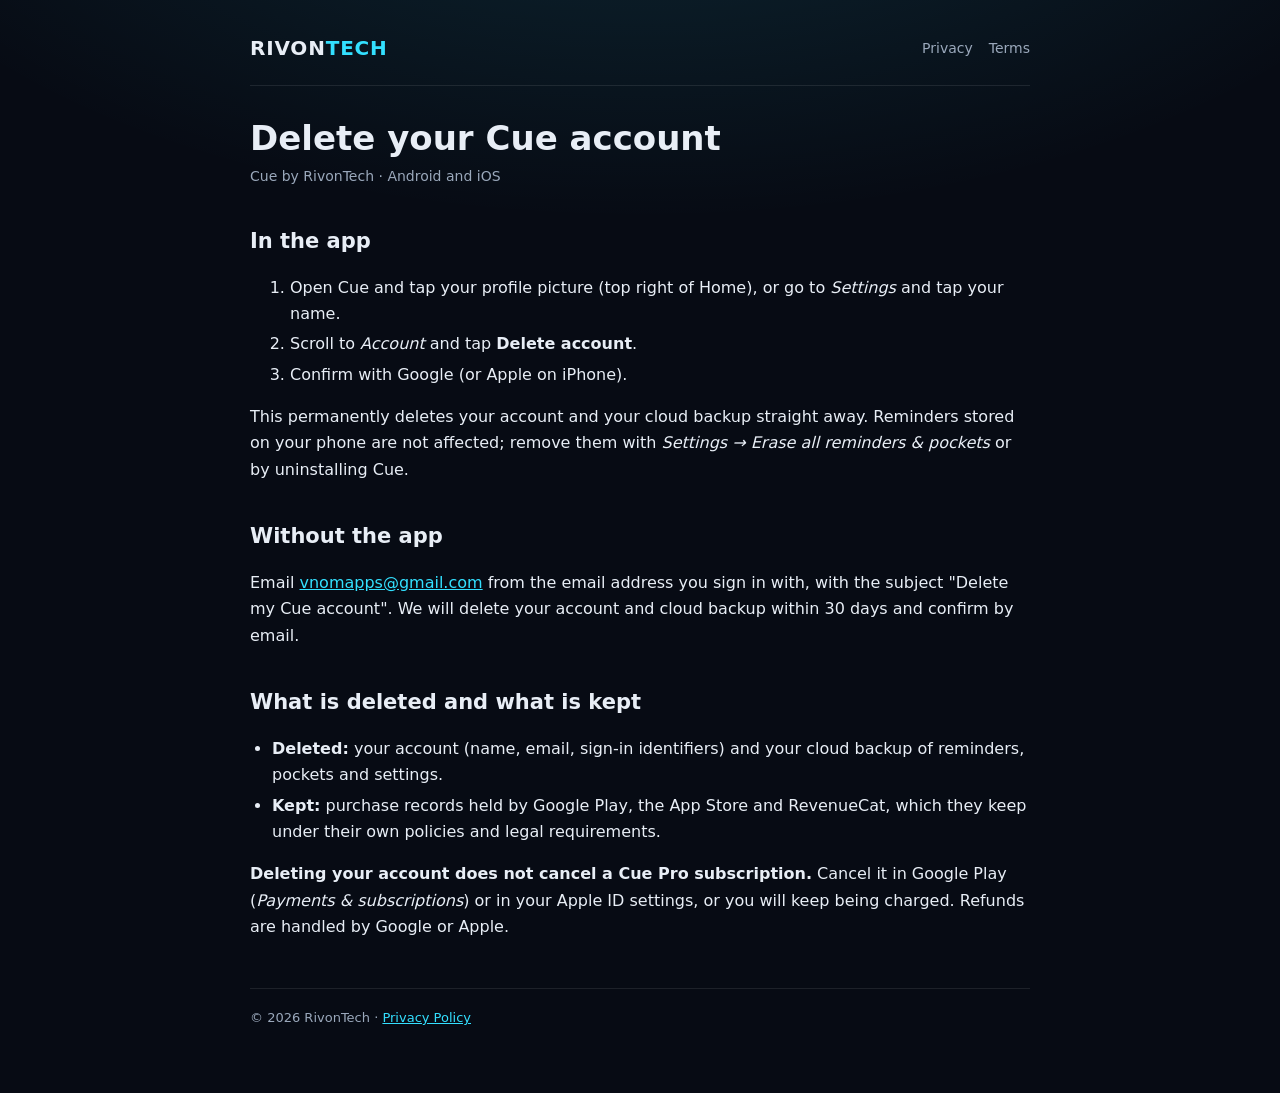
<file: cue/delete-account.html>
<!doctype html>
<html lang="en">
<head>
  <meta charset="utf-8">
  <meta name="viewport" content="width=device-width, initial-scale=1">
  <title>Delete your Cue account</title>
  <meta name="description" content="How to delete your Cue account and cloud backup.">
  <link rel="stylesheet" href="../styles.css">
</head>
<body>
  <div class="wrap">
    <header class="site">
      <a class="brand" href="../">RIVON<span>TECH</span></a>
      <nav><a href="privacy-policy.html">Privacy</a><a href="terms.html">Terms</a></nav>
    </header>

    <h1>Delete your Cue account</h1>
    <div class="meta">Cue by RivonTech &middot; Android and iOS</div>

    <h2>In the app</h2>
    <ol>
      <li>Open Cue and tap your profile picture (top right of Home), or go to <em>Settings</em> and tap your name.</li>
      <li>Scroll to <em>Account</em> and tap <strong>Delete account</strong>.</li>
      <li>Confirm with Google (or Apple on iPhone).</li>
    </ol>
    <p>This permanently deletes your account and your cloud backup straight away. Reminders stored on your phone are not affected; remove them with <em>Settings &rarr; Erase all reminders &amp; pockets</em> or by uninstalling Cue.</p>

    <h2>Without the app</h2>
    <p>Email <a href="mailto:vnomapps@gmail.com?subject=Delete%20my%20Cue%20account">vnomapps@gmail.com</a> from the email address you sign in with, with the subject "Delete my Cue account". We will delete your account and cloud backup within 30 days and confirm by email.</p>

    <h2>What is deleted and what is kept</h2>
    <ul>
      <li><strong>Deleted:</strong> your account (name, email, sign-in identifiers) and your cloud backup of reminders, pockets and settings.</li>
      <li><strong>Kept:</strong> purchase records held by Google Play, the App Store and RevenueCat, which they keep under their own policies and legal requirements.</li>
    </ul>
    <p><strong>Deleting your account does not cancel a Cue Pro subscription.</strong> Cancel it in Google Play (<em>Payments &amp; subscriptions</em>) or in your Apple ID settings, or you will keep being charged. Refunds are handled by Google or Apple.</p>

    <footer>&copy; 2026 RivonTech &middot; <a href="privacy-policy.html">Privacy Policy</a></footer>
  </div>
</body>
</html>
</file>
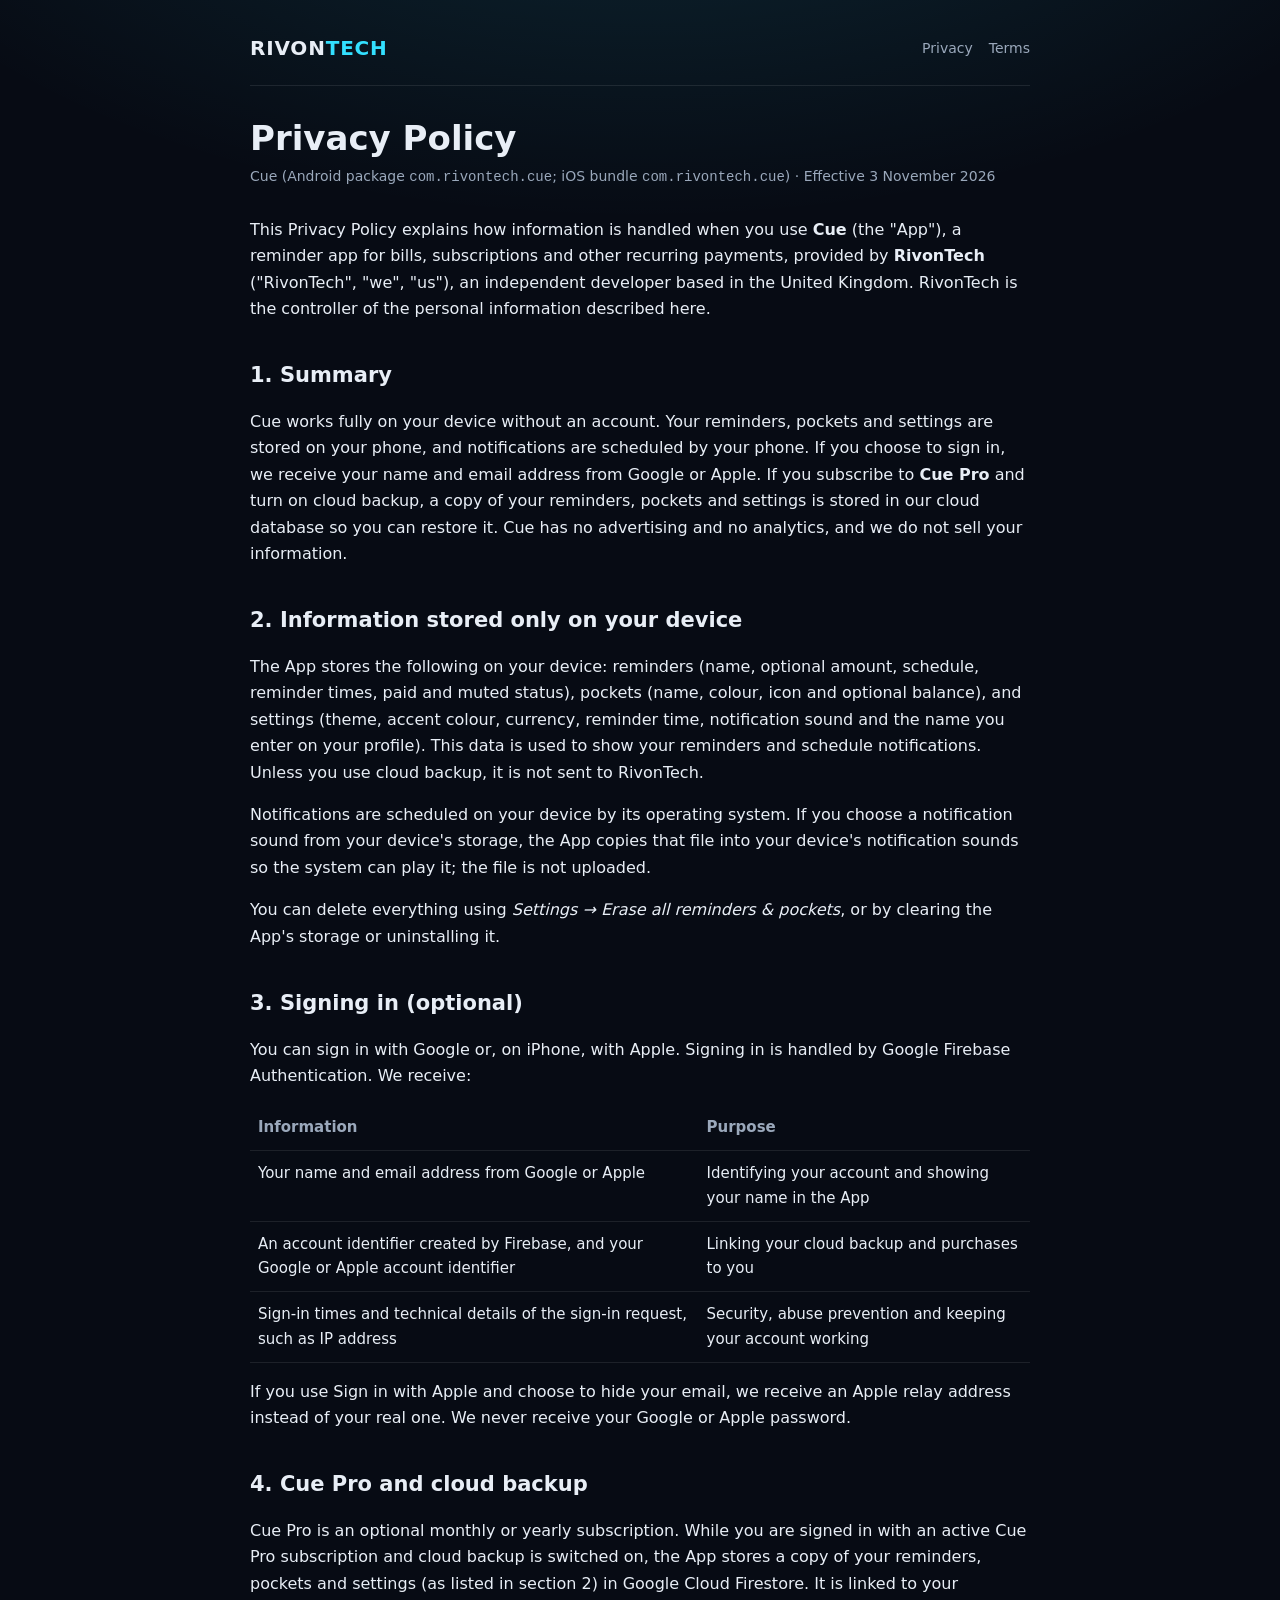
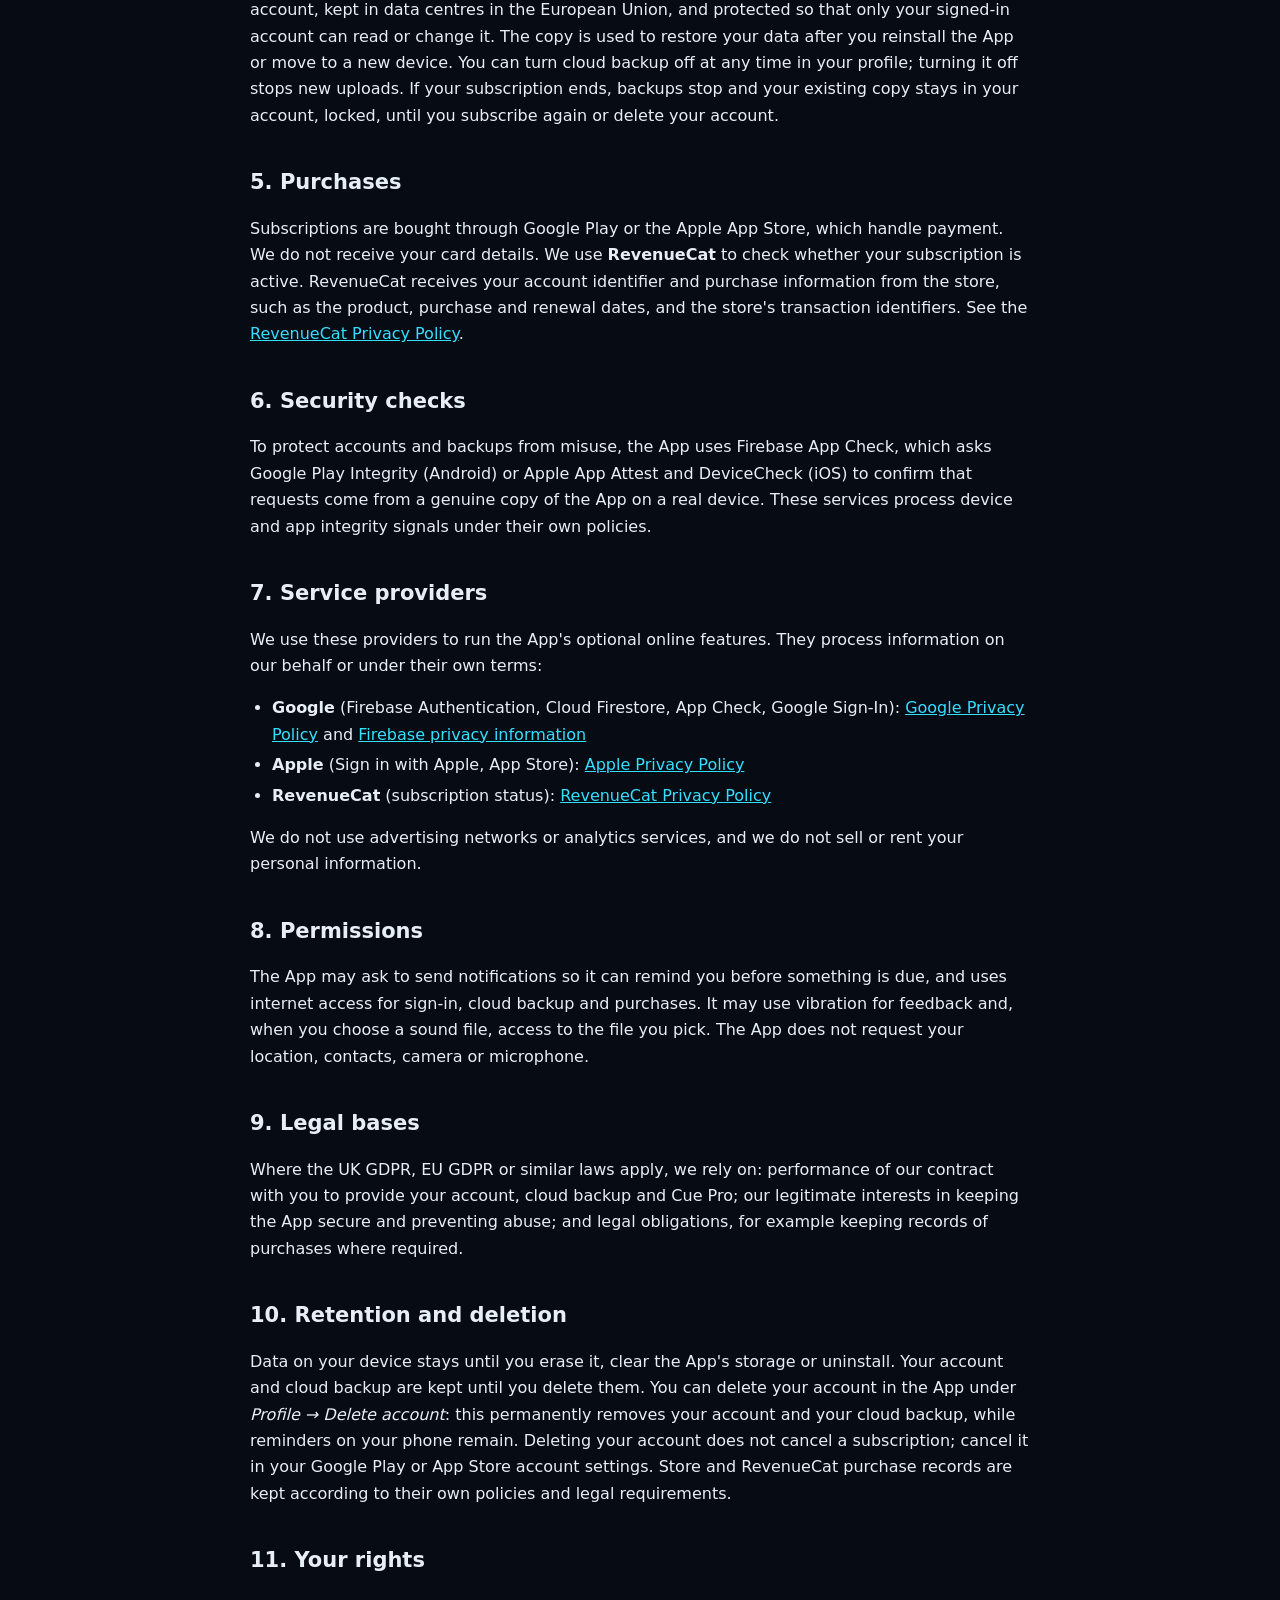
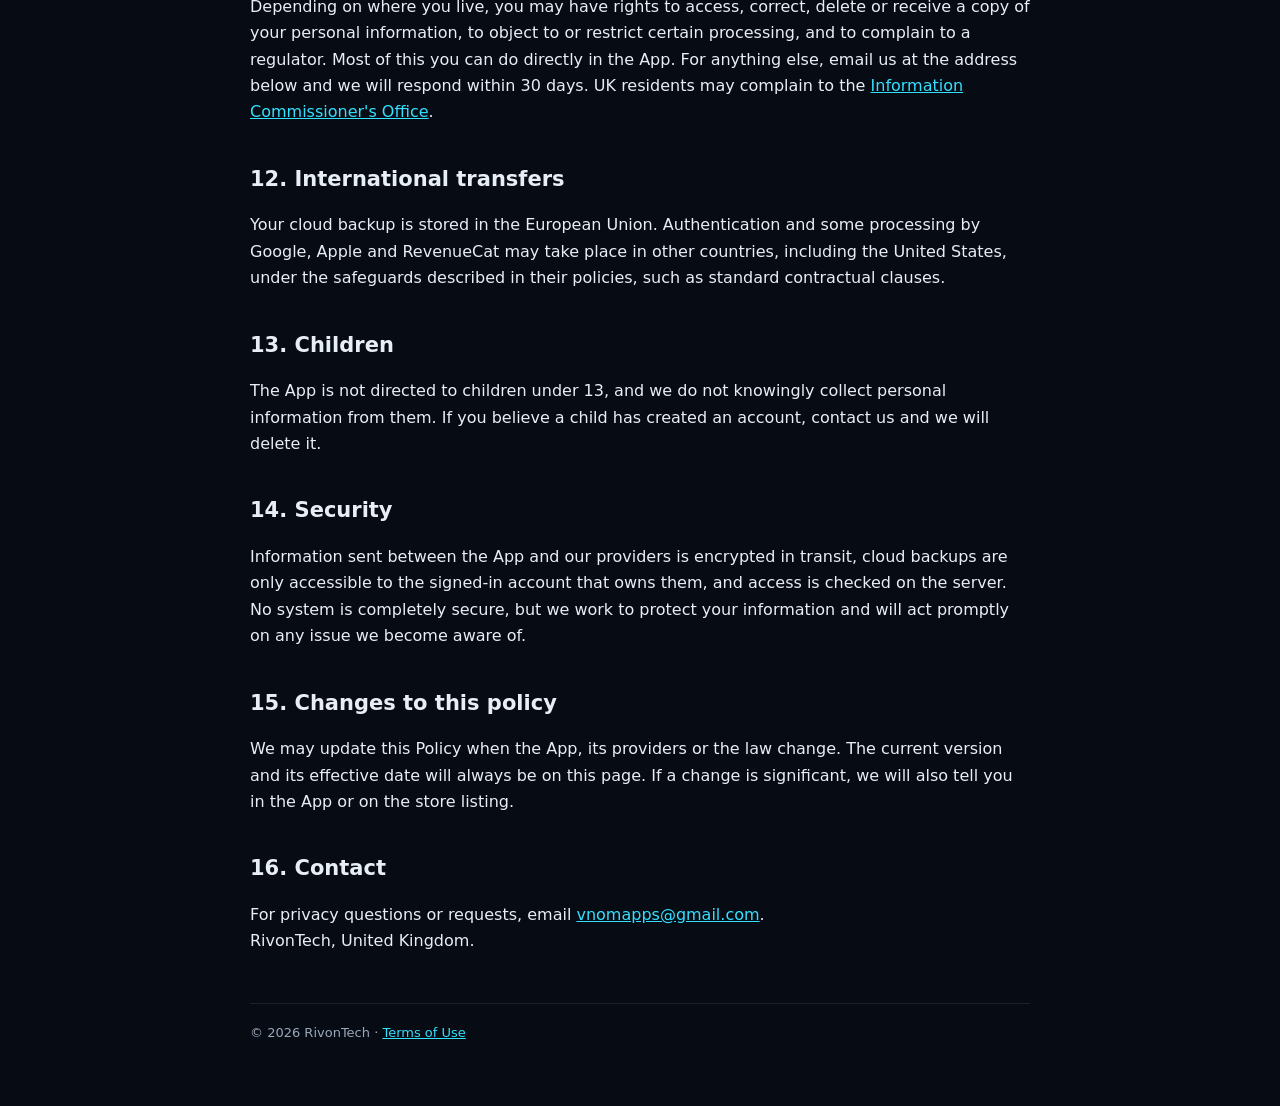
<file: cue/privacy-policy.html>
<!doctype html>
<html lang="en">
<head>
  <meta charset="utf-8">
  <meta name="viewport" content="width=device-width, initial-scale=1">
  <title>Cue Privacy Policy</title>
  <meta name="description" content="How Cue by RivonTech handles your reminders, account and Cue Pro cloud backup.">
  <link rel="stylesheet" href="../styles.css">
</head>
<body>
  <div class="wrap">
    <header class="site">
      <a class="brand" href="../">RIVON<span>TECH</span></a>
      <nav><a href="privacy-policy.html">Privacy</a><a href="terms.html">Terms</a></nav>
    </header>

    <h1>Privacy Policy</h1>
    <div class="meta">Cue (Android package <code>com.rivontech.cue</code>; iOS bundle <code>com.rivontech.cue</code>) &middot; Effective 3 November 2026</div>

    <p>This Privacy Policy explains how information is handled when you use <strong>Cue</strong> (the "App"), a reminder app for bills, subscriptions and other recurring payments, provided by <strong>RivonTech</strong> ("RivonTech", "we", "us"), an independent developer based in the United Kingdom. RivonTech is the controller of the personal information described here.</p>

    <h2>1. Summary</h2>
    <p>Cue works fully on your device without an account. Your reminders, pockets and settings are stored on your phone, and notifications are scheduled by your phone. If you choose to sign in, we receive your name and email address from Google or Apple. If you subscribe to <strong>Cue Pro</strong> and turn on cloud backup, a copy of your reminders, pockets and settings is stored in our cloud database so you can restore it. Cue has no advertising and no analytics, and we do not sell your information.</p>

    <h2>2. Information stored only on your device</h2>
    <p>The App stores the following on your device: reminders (name, optional amount, schedule, reminder times, paid and muted status), pockets (name, colour, icon and optional balance), and settings (theme, accent colour, currency, reminder time, notification sound and the name you enter on your profile). This data is used to show your reminders and schedule notifications. Unless you use cloud backup, it is not sent to RivonTech.</p>
    <p>Notifications are scheduled on your device by its operating system. If you choose a notification sound from your device's storage, the App copies that file into your device's notification sounds so the system can play it; the file is not uploaded.</p>
    <p>You can delete everything using <em>Settings &rarr; Erase all reminders &amp; pockets</em>, or by clearing the App's storage or uninstalling it.</p>

    <h2>3. Signing in (optional)</h2>
    <p>You can sign in with Google or, on iPhone, with Apple. Signing in is handled by Google Firebase Authentication. We receive:</p>
    <table>
      <tr><th>Information</th><th>Purpose</th></tr>
      <tr><td>Your name and email address from Google or Apple</td><td>Identifying your account and showing your name in the App</td></tr>
      <tr><td>An account identifier created by Firebase, and your Google or Apple account identifier</td><td>Linking your cloud backup and purchases to you</td></tr>
      <tr><td>Sign-in times and technical details of the sign-in request, such as IP address</td><td>Security, abuse prevention and keeping your account working</td></tr>
    </table>
    <p>If you use Sign in with Apple and choose to hide your email, we receive an Apple relay address instead of your real one. We never receive your Google or Apple password.</p>

    <h2>4. Cue Pro and cloud backup</h2>
    <p>Cue Pro is an optional monthly or yearly subscription. While you are signed in with an active Cue Pro subscription and cloud backup is switched on, the App stores a copy of your reminders, pockets and settings (as listed in section 2) in Google Cloud Firestore. It is linked to your account, kept in data centres in the European Union, and protected so that only your signed-in account can read or change it. The copy is used to restore your data after you reinstall the App or move to a new device. You can turn cloud backup off at any time in your profile; turning it off stops new uploads. If your subscription ends, backups stop and your existing copy stays in your account, locked, until you subscribe again or delete your account.</p>

    <h2>5. Purchases</h2>
    <p>Subscriptions are bought through Google Play or the Apple App Store, which handle payment. We do not receive your card details. We use <strong>RevenueCat</strong> to check whether your subscription is active. RevenueCat receives your account identifier and purchase information from the store, such as the product, purchase and renewal dates, and the store's transaction identifiers. See the <a href="https://www.revenuecat.com/privacy">RevenueCat Privacy Policy</a>.</p>

    <h2>6. Security checks</h2>
    <p>To protect accounts and backups from misuse, the App uses Firebase App Check, which asks Google Play Integrity (Android) or Apple App Attest and DeviceCheck (iOS) to confirm that requests come from a genuine copy of the App on a real device. These services process device and app integrity signals under their own policies.</p>

    <h2>7. Service providers</h2>
    <p>We use these providers to run the App's optional online features. They process information on our behalf or under their own terms:</p>
    <ul>
      <li><strong>Google</strong> (Firebase Authentication, Cloud Firestore, App Check, Google Sign-In): <a href="https://policies.google.com/privacy">Google Privacy Policy</a> and <a href="https://firebase.google.com/support/privacy">Firebase privacy information</a></li>
      <li><strong>Apple</strong> (Sign in with Apple, App Store): <a href="https://www.apple.com/legal/privacy/">Apple Privacy Policy</a></li>
      <li><strong>RevenueCat</strong> (subscription status): <a href="https://www.revenuecat.com/privacy">RevenueCat Privacy Policy</a></li>
    </ul>
    <p>We do not use advertising networks or analytics services, and we do not sell or rent your personal information.</p>

    <h2>8. Permissions</h2>
    <p>The App may ask to send notifications so it can remind you before something is due, and uses internet access for sign-in, cloud backup and purchases. It may use vibration for feedback and, when you choose a sound file, access to the file you pick. The App does not request your location, contacts, camera or microphone.</p>

    <h2>9. Legal bases</h2>
    <p>Where the UK GDPR, EU GDPR or similar laws apply, we rely on: performance of our contract with you to provide your account, cloud backup and Cue Pro; our legitimate interests in keeping the App secure and preventing abuse; and legal obligations, for example keeping records of purchases where required.</p>

    <h2>10. Retention and deletion</h2>
    <p>Data on your device stays until you erase it, clear the App's storage or uninstall. Your account and cloud backup are kept until you delete them. You can delete your account in the App under <em>Profile &rarr; Delete account</em>: this permanently removes your account and your cloud backup, while reminders on your phone remain. Deleting your account does not cancel a subscription; cancel it in your Google Play or App Store account settings. Store and RevenueCat purchase records are kept according to their own policies and legal requirements.</p>

    <h2>11. Your rights</h2>
    <p>Depending on where you live, you may have rights to access, correct, delete or receive a copy of your personal information, to object to or restrict certain processing, and to complain to a regulator. Most of this you can do directly in the App. For anything else, email us at the address below and we will respond within 30 days. UK residents may complain to the <a href="https://ico.org.uk/">Information Commissioner's Office</a>.</p>

    <h2>12. International transfers</h2>
    <p>Your cloud backup is stored in the European Union. Authentication and some processing by Google, Apple and RevenueCat may take place in other countries, including the United States, under the safeguards described in their policies, such as standard contractual clauses.</p>

    <h2>13. Children</h2>
    <p>The App is not directed to children under 13, and we do not knowingly collect personal information from them. If you believe a child has created an account, contact us and we will delete it.</p>

    <h2>14. Security</h2>
    <p>Information sent between the App and our providers is encrypted in transit, cloud backups are only accessible to the signed-in account that owns them, and access is checked on the server. No system is completely secure, but we work to protect your information and will act promptly on any issue we become aware of.</p>

    <h2>15. Changes to this policy</h2>
    <p>We may update this Policy when the App, its providers or the law change. The current version and its effective date will always be on this page. If a change is significant, we will also tell you in the App or on the store listing.</p>

    <h2>16. Contact</h2>
    <p>For privacy questions or requests, email <a href="mailto:vnomapps@gmail.com">vnomapps@gmail.com</a>.<br>RivonTech, United Kingdom.</p>

    <footer>&copy; 2026 RivonTech &middot; <a href="terms.html">Terms of Use</a></footer>
  </div>
</body>
</html>
</file>
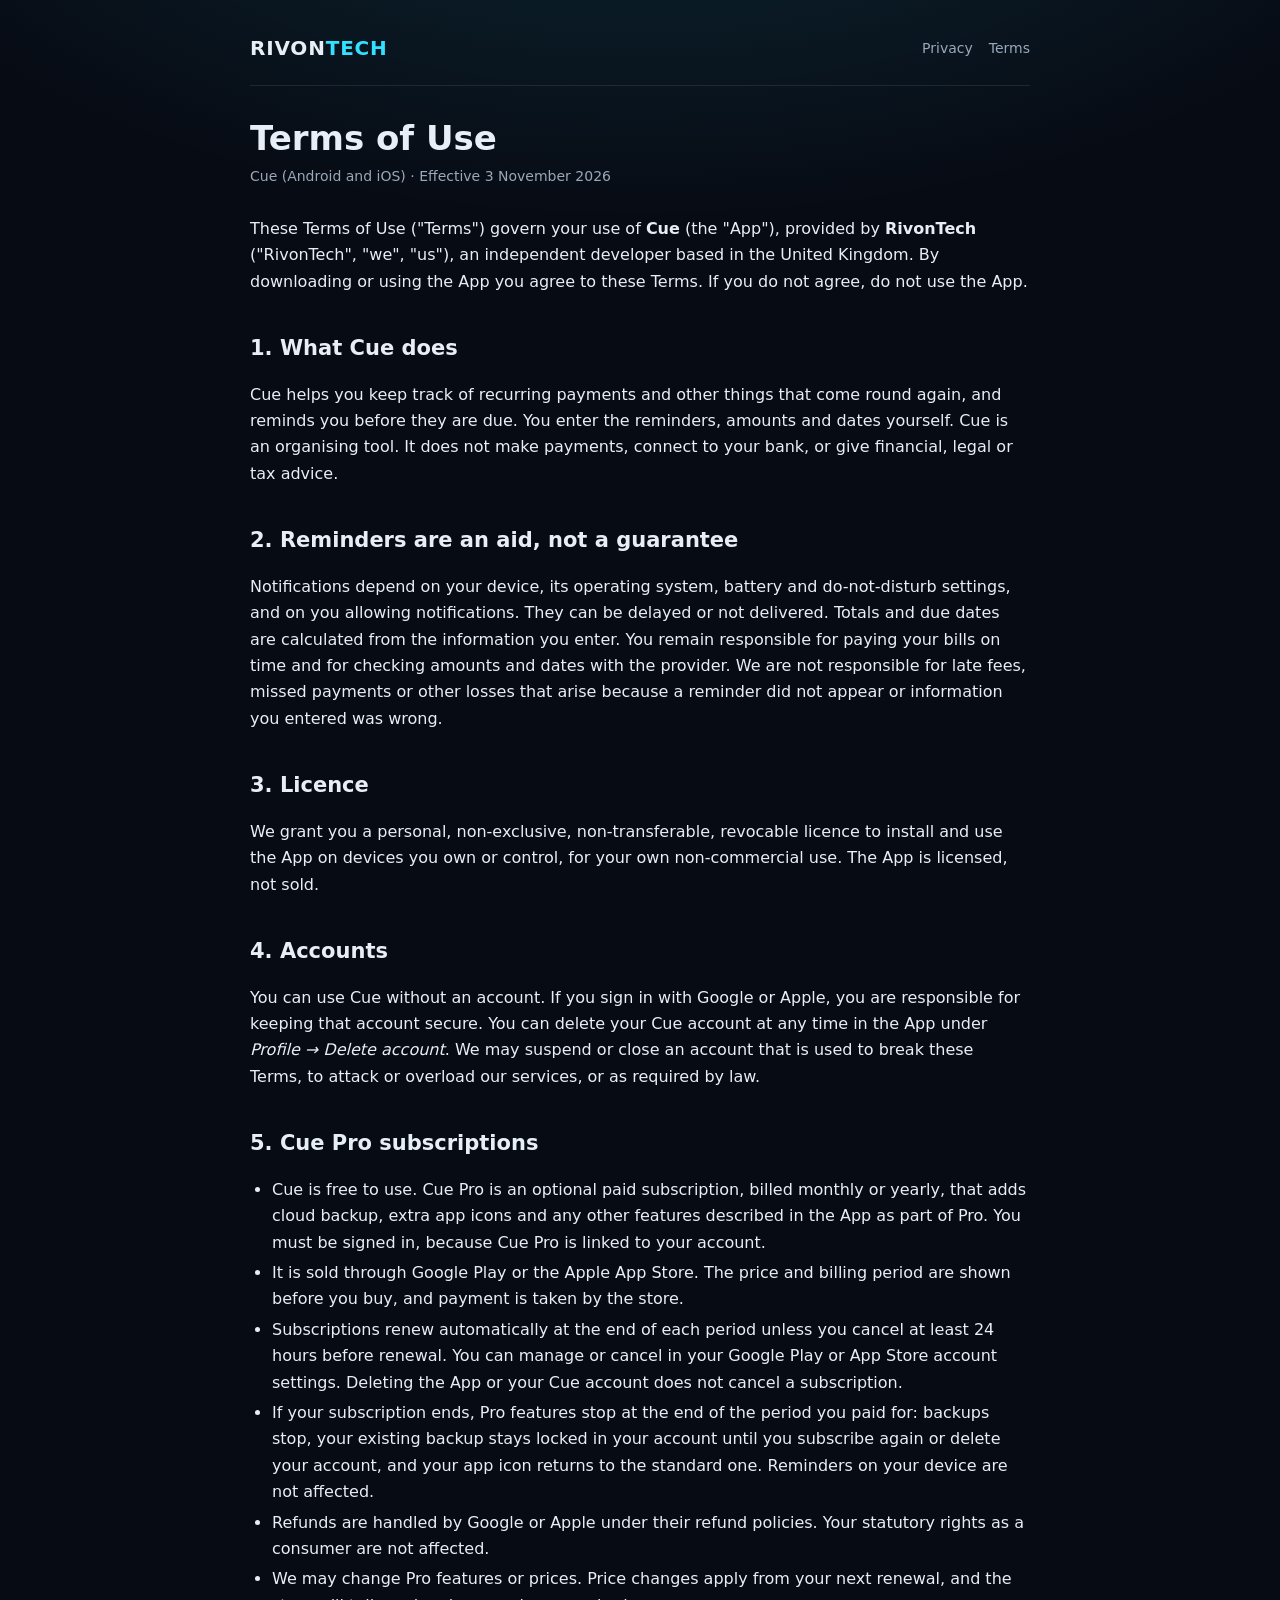
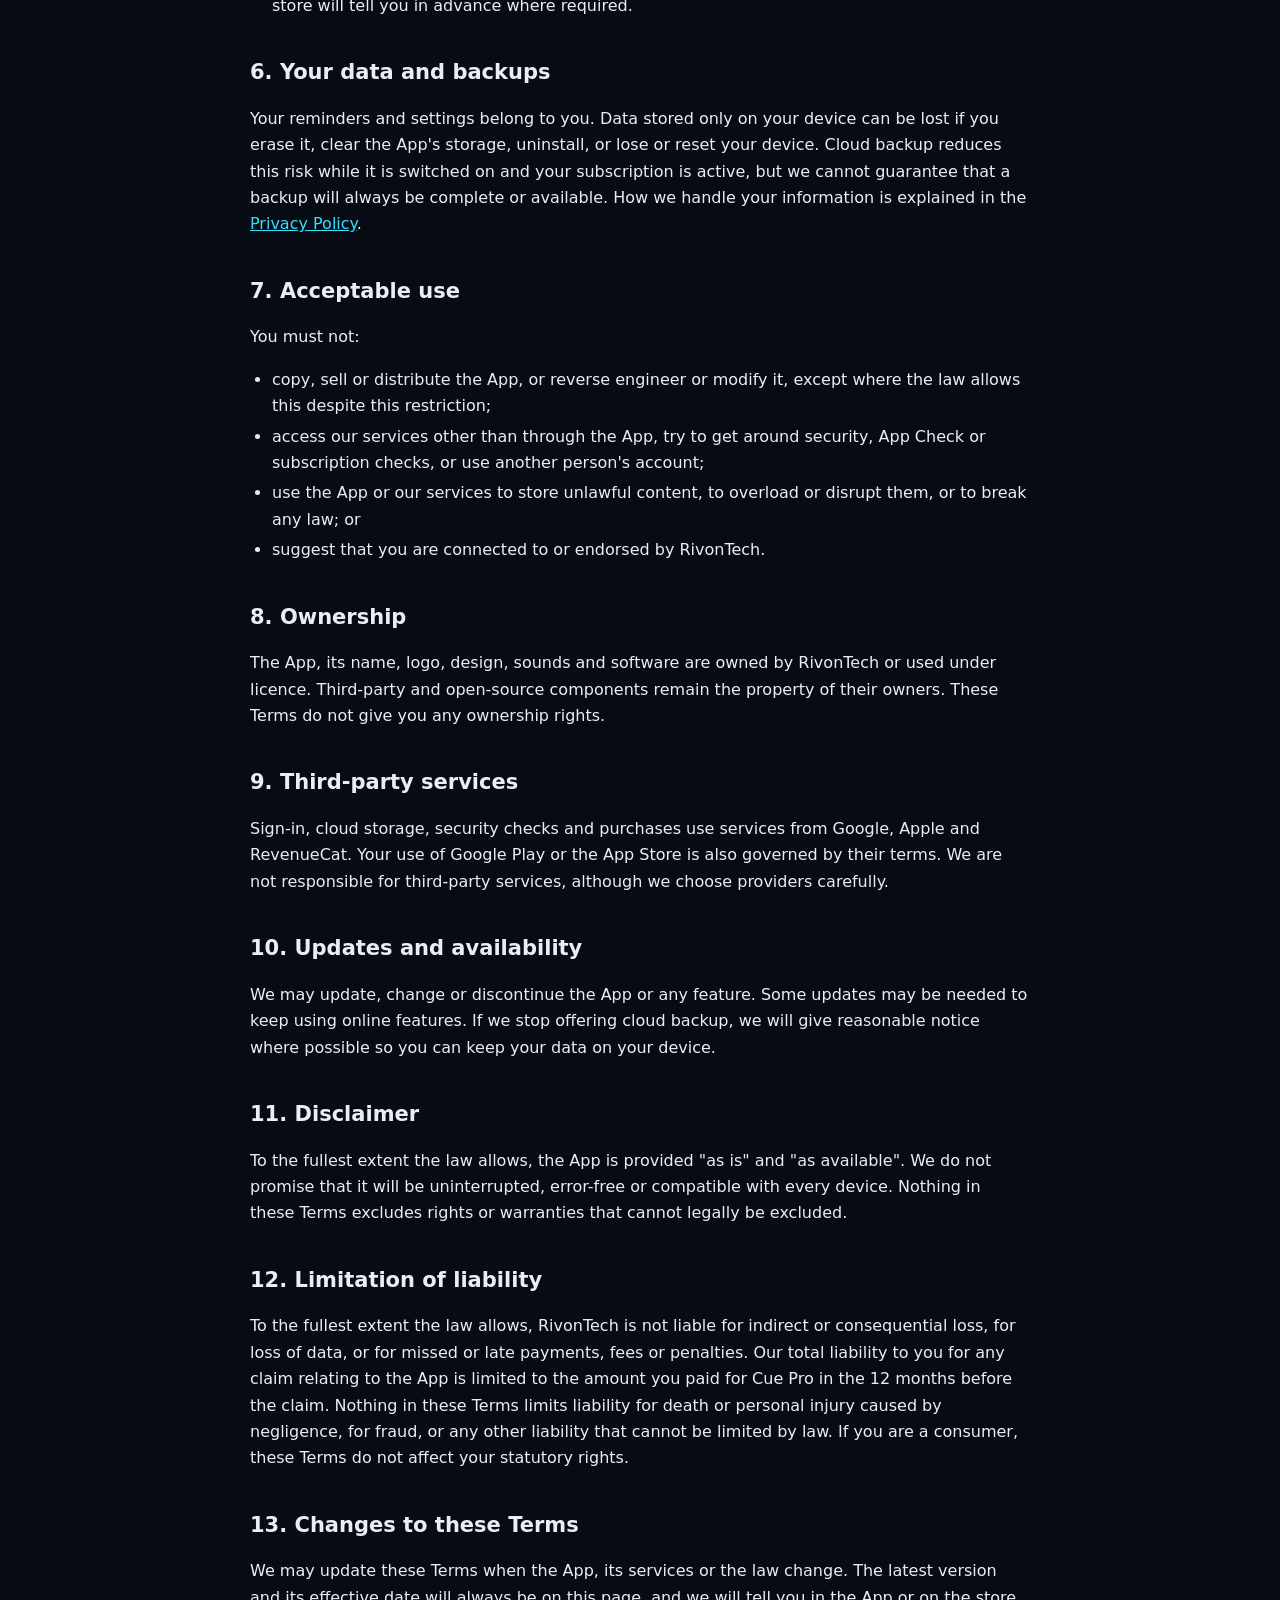
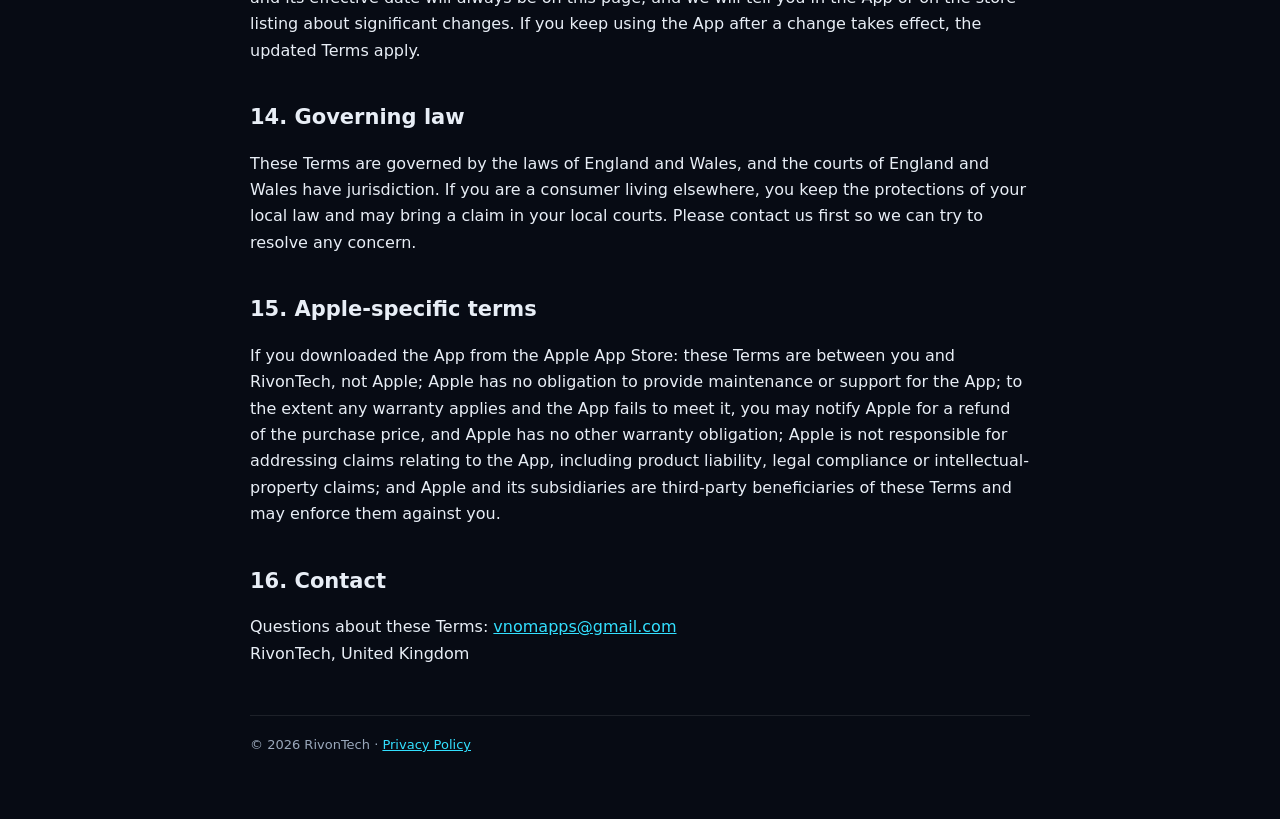
<file: cue/terms.html>
<!doctype html>
<html lang="en">
<head>
  <meta charset="utf-8">
  <meta name="viewport" content="width=device-width, initial-scale=1">
  <title>Cue Terms of Use</title>
  <meta name="description" content="Terms for using Cue by RivonTech, including Cue Pro subscriptions.">
  <link rel="stylesheet" href="../styles.css">
</head>
<body>
  <div class="wrap">
    <header class="site">
      <a class="brand" href="../">RIVON<span>TECH</span></a>
      <nav><a href="privacy-policy.html">Privacy</a><a href="terms.html">Terms</a></nav>
    </header>

    <h1>Terms of Use</h1>
    <div class="meta">Cue (Android and iOS) &middot; Effective 3 November 2026</div>

    <p>These Terms of Use ("Terms") govern your use of <strong>Cue</strong> (the "App"), provided by <strong>RivonTech</strong> ("RivonTech", "we", "us"), an independent developer based in the United Kingdom. By downloading or using the App you agree to these Terms. If you do not agree, do not use the App.</p>

    <h2>1. What Cue does</h2>
    <p>Cue helps you keep track of recurring payments and other things that come round again, and reminds you before they are due. You enter the reminders, amounts and dates yourself. Cue is an organising tool. It does not make payments, connect to your bank, or give financial, legal or tax advice.</p>

    <h2>2. Reminders are an aid, not a guarantee</h2>
    <p>Notifications depend on your device, its operating system, battery and do-not-disturb settings, and on you allowing notifications. They can be delayed or not delivered. Totals and due dates are calculated from the information you enter. You remain responsible for paying your bills on time and for checking amounts and dates with the provider. We are not responsible for late fees, missed payments or other losses that arise because a reminder did not appear or information you entered was wrong.</p>

    <h2>3. Licence</h2>
    <p>We grant you a personal, non-exclusive, non-transferable, revocable licence to install and use the App on devices you own or control, for your own non-commercial use. The App is licensed, not sold.</p>

    <h2>4. Accounts</h2>
    <p>You can use Cue without an account. If you sign in with Google or Apple, you are responsible for keeping that account secure. You can delete your Cue account at any time in the App under <em>Profile &rarr; Delete account</em>. We may suspend or close an account that is used to break these Terms, to attack or overload our services, or as required by law.</p>

    <h2>5. Cue Pro subscriptions</h2>
    <ul>
      <li>Cue is free to use. Cue Pro is an optional paid subscription, billed monthly or yearly, that adds cloud backup, extra app icons and any other features described in the App as part of Pro. You must be signed in, because Cue Pro is linked to your account.</li>
      <li>It is sold through Google Play or the Apple App Store. The price and billing period are shown before you buy, and payment is taken by the store.</li>
      <li>Subscriptions renew automatically at the end of each period unless you cancel at least 24 hours before renewal. You can manage or cancel in your Google Play or App Store account settings. Deleting the App or your Cue account does not cancel a subscription.</li>
      <li>If your subscription ends, Pro features stop at the end of the period you paid for: backups stop, your existing backup stays locked in your account until you subscribe again or delete your account, and your app icon returns to the standard one. Reminders on your device are not affected.</li>
      <li>Refunds are handled by Google or Apple under their refund policies. Your statutory rights as a consumer are not affected.</li>
      <li>We may change Pro features or prices. Price changes apply from your next renewal, and the store will tell you in advance where required.</li>
    </ul>

    <h2>6. Your data and backups</h2>
    <p>Your reminders and settings belong to you. Data stored only on your device can be lost if you erase it, clear the App's storage, uninstall, or lose or reset your device. Cloud backup reduces this risk while it is switched on and your subscription is active, but we cannot guarantee that a backup will always be complete or available. How we handle your information is explained in the <a href="privacy-policy.html">Privacy Policy</a>.</p>

    <h2>7. Acceptable use</h2>
    <p>You must not:</p>
    <ul>
      <li>copy, sell or distribute the App, or reverse engineer or modify it, except where the law allows this despite this restriction;</li>
      <li>access our services other than through the App, try to get around security, App Check or subscription checks, or use another person's account;</li>
      <li>use the App or our services to store unlawful content, to overload or disrupt them, or to break any law; or</li>
      <li>suggest that you are connected to or endorsed by RivonTech.</li>
    </ul>

    <h2>8. Ownership</h2>
    <p>The App, its name, logo, design, sounds and software are owned by RivonTech or used under licence. Third-party and open-source components remain the property of their owners. These Terms do not give you any ownership rights.</p>

    <h2>9. Third-party services</h2>
    <p>Sign-in, cloud storage, security checks and purchases use services from Google, Apple and RevenueCat. Your use of Google Play or the App Store is also governed by their terms. We are not responsible for third-party services, although we choose providers carefully.</p>

    <h2>10. Updates and availability</h2>
    <p>We may update, change or discontinue the App or any feature. Some updates may be needed to keep using online features. If we stop offering cloud backup, we will give reasonable notice where possible so you can keep your data on your device.</p>

    <h2>11. Disclaimer</h2>
    <p>To the fullest extent the law allows, the App is provided "as is" and "as available". We do not promise that it will be uninterrupted, error-free or compatible with every device. Nothing in these Terms excludes rights or warranties that cannot legally be excluded.</p>

    <h2>12. Limitation of liability</h2>
    <p>To the fullest extent the law allows, RivonTech is not liable for indirect or consequential loss, for loss of data, or for missed or late payments, fees or penalties. Our total liability to you for any claim relating to the App is limited to the amount you paid for Cue Pro in the 12 months before the claim. Nothing in these Terms limits liability for death or personal injury caused by negligence, for fraud, or any other liability that cannot be limited by law. If you are a consumer, these Terms do not affect your statutory rights.</p>

    <h2>13. Changes to these Terms</h2>
    <p>We may update these Terms when the App, its services or the law change. The latest version and its effective date will always be on this page, and we will tell you in the App or on the store listing about significant changes. If you keep using the App after a change takes effect, the updated Terms apply.</p>

    <h2>14. Governing law</h2>
    <p>These Terms are governed by the laws of England and Wales, and the courts of England and Wales have jurisdiction. If you are a consumer living elsewhere, you keep the protections of your local law and may bring a claim in your local courts. Please contact us first so we can try to resolve any concern.</p>

    <h2>15. Apple-specific terms</h2>
    <p>If you downloaded the App from the Apple App Store: these Terms are between you and RivonTech, not Apple; Apple has no obligation to provide maintenance or support for the App; to the extent any warranty applies and the App fails to meet it, you may notify Apple for a refund of the purchase price, and Apple has no other warranty obligation; Apple is not responsible for addressing claims relating to the App, including product liability, legal compliance or intellectual-property claims; and Apple and its subsidiaries are third-party beneficiaries of these Terms and may enforce them against you.</p>

    <h2>16. Contact</h2>
    <p>Questions about these Terms: <a href="mailto:vnomapps@gmail.com">vnomapps@gmail.com</a><br>RivonTech, United Kingdom</p>

    <footer>&copy; 2026 RivonTech &middot; <a href="privacy-policy.html">Privacy Policy</a></footer>
  </div>
</body>
</html>
</file>
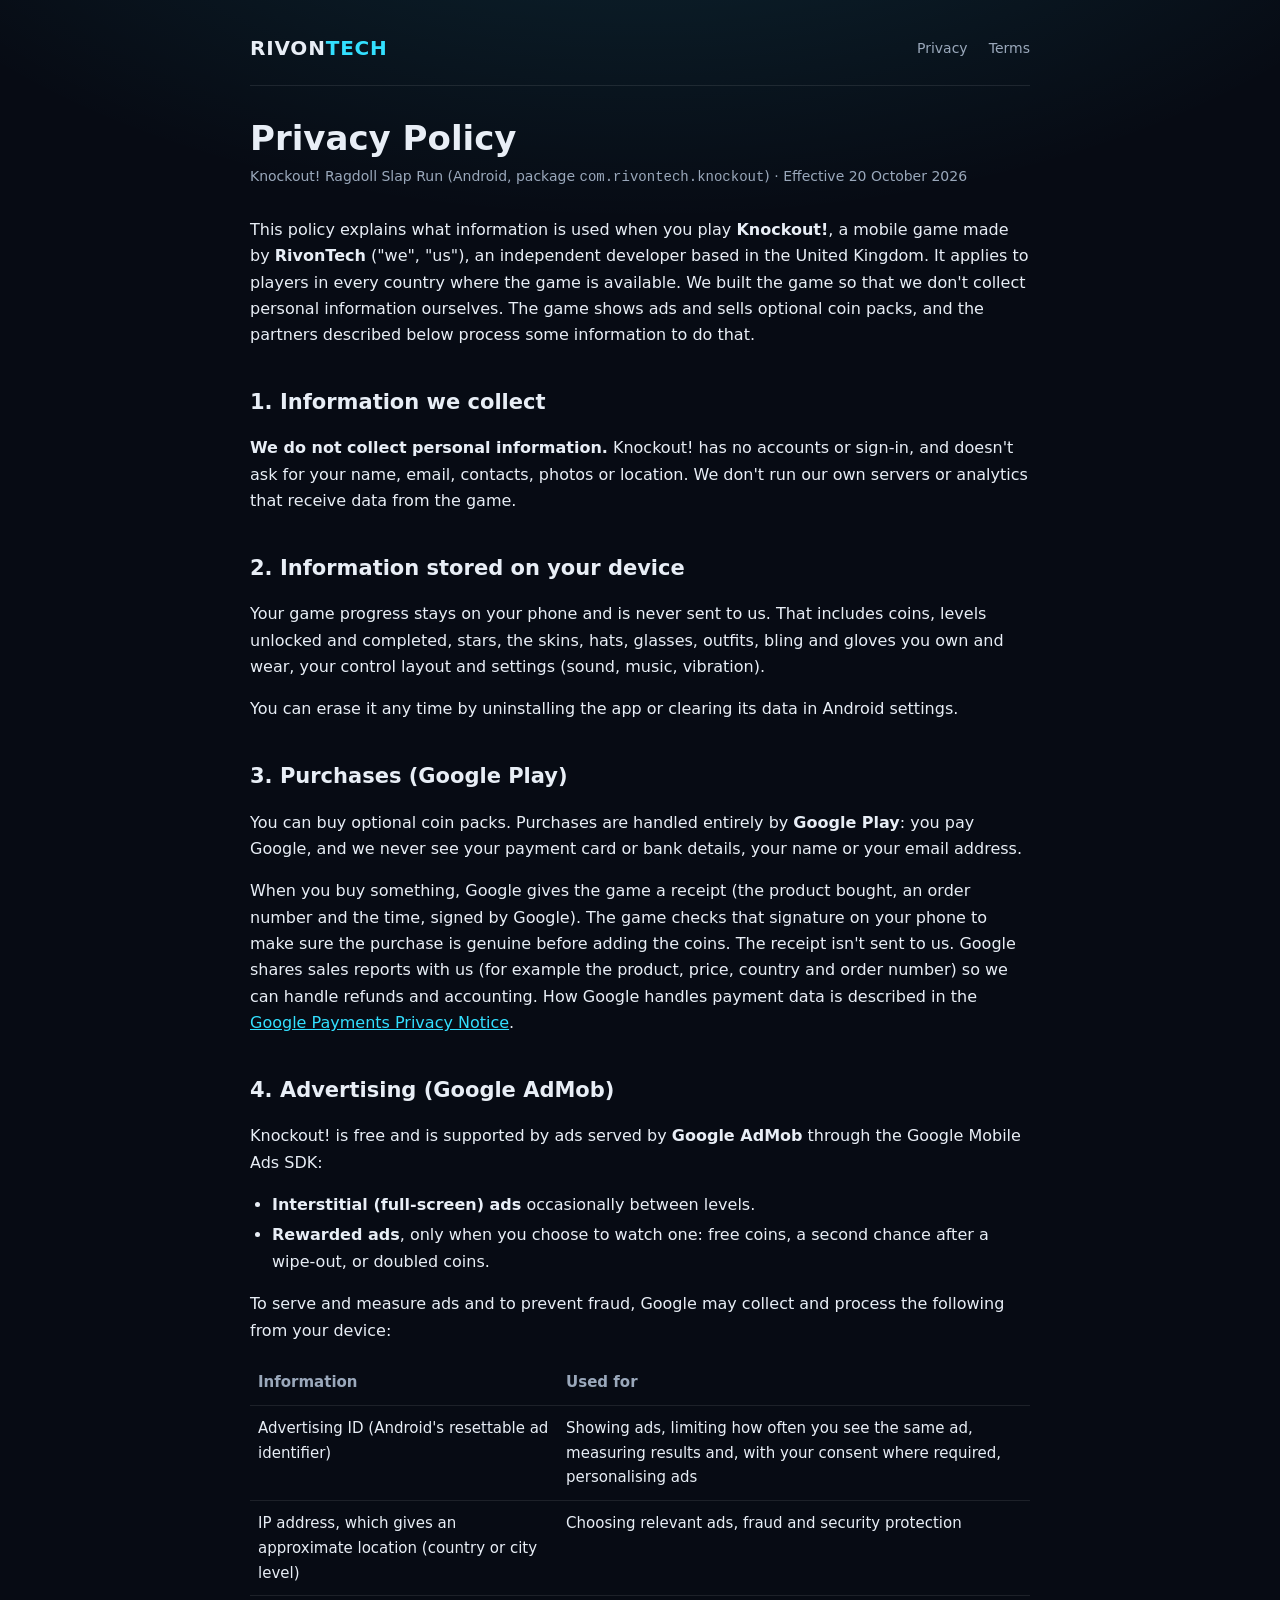
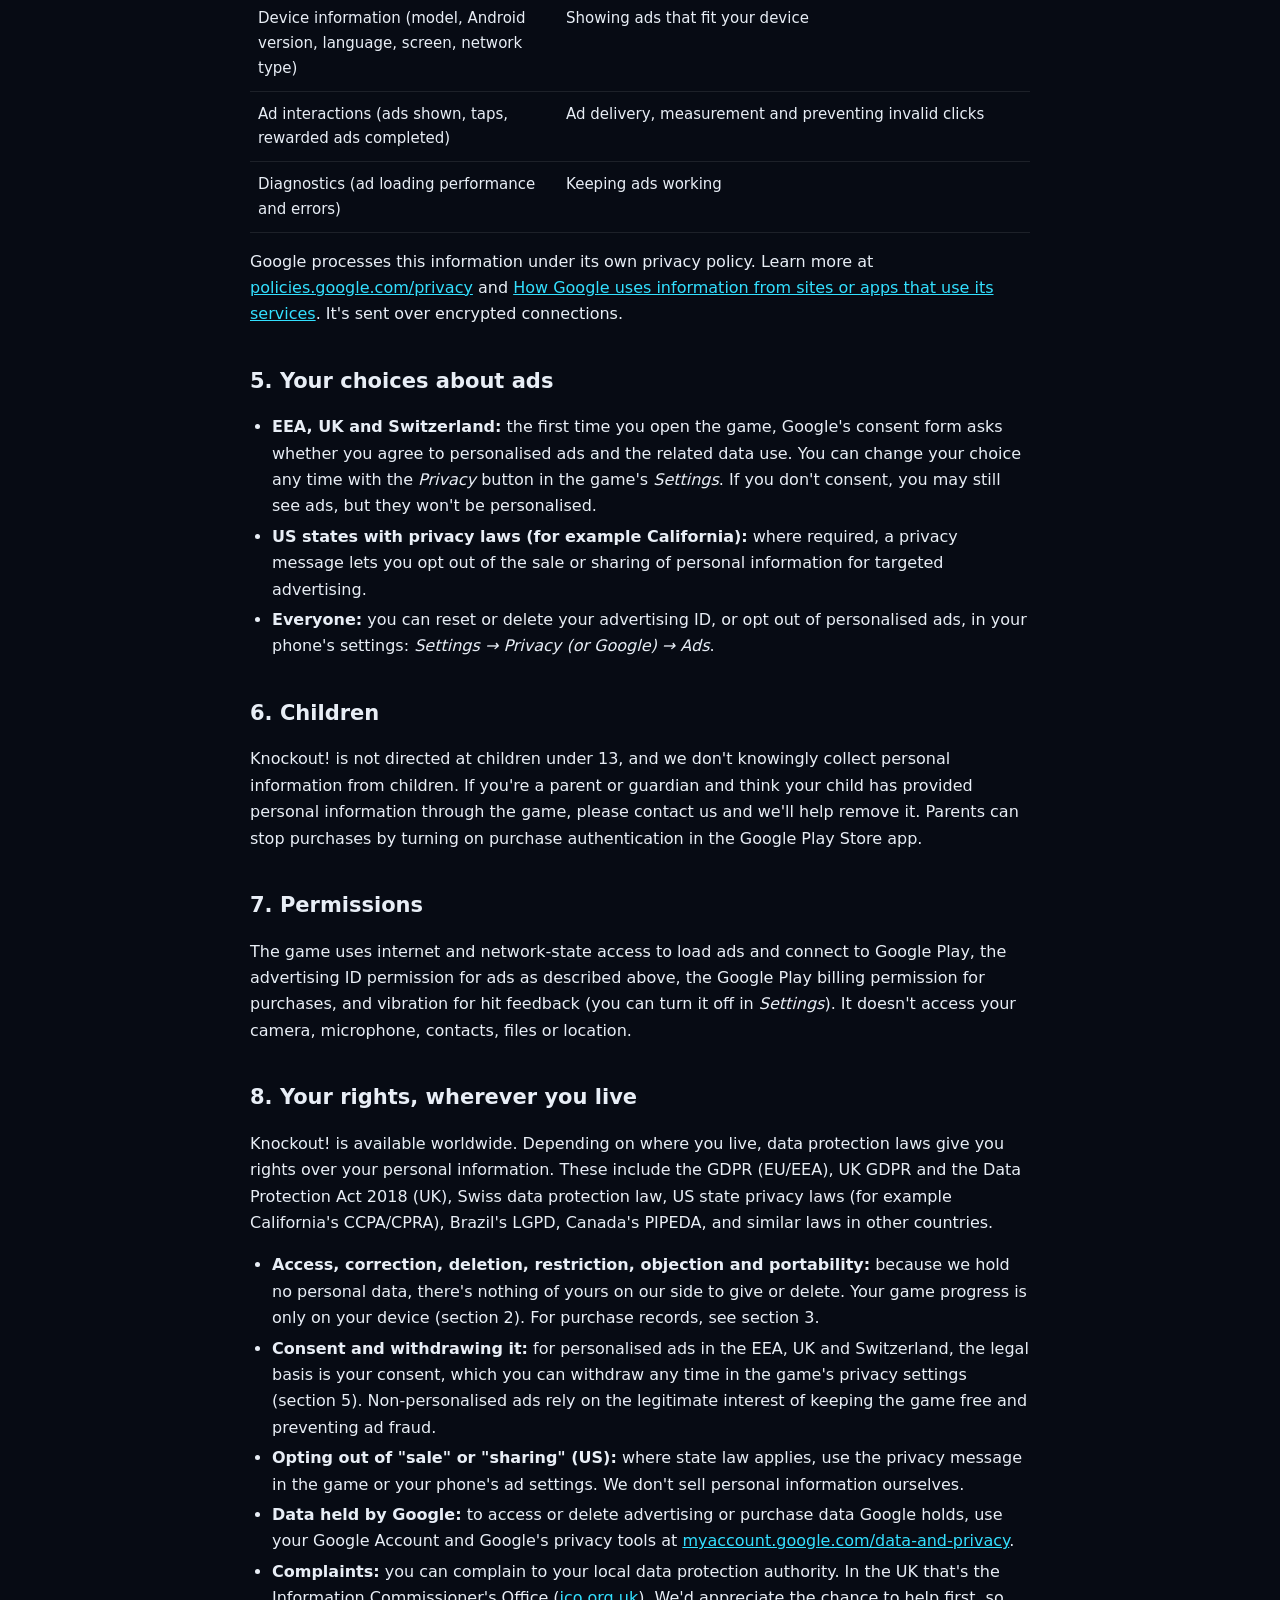
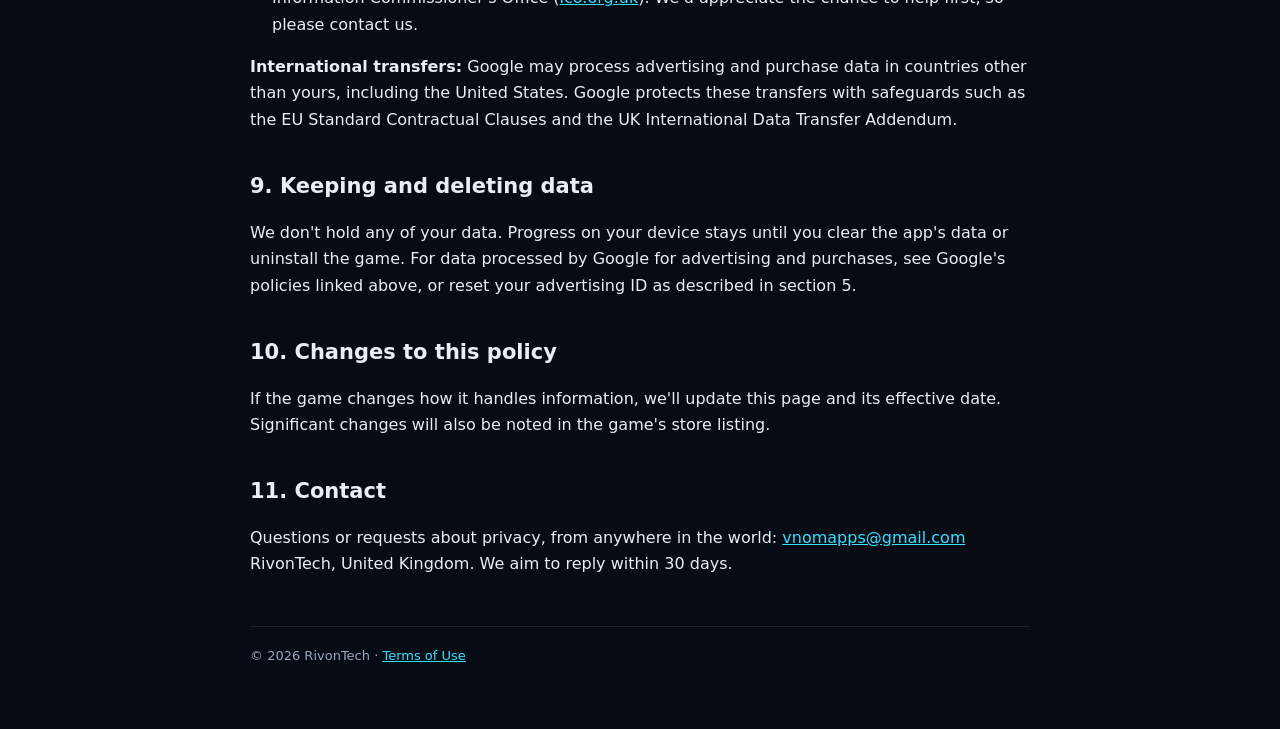
<file: knockout/privacy-policy.html>
<!doctype html>
<html lang="en">
<head>
  <meta charset="utf-8">
  <meta name="viewport" content="width=device-width, initial-scale=1">
  <title>Knockout! Privacy Policy</title>
  <meta name="description" content="How the Knockout! game by RivonTech handles your information, including advertising by Google AdMob and purchases through Google Play.">
  <link rel="stylesheet" href="../styles.css">
</head>
<body>
  <div class="wrap">
    <header class="site">
      <a class="brand" href="../">RIVON<span>TECH</span></a>
      <nav>
        <a href="privacy-policy.html">Privacy</a>
        <a href="terms.html">Terms</a>
      </nav>
    </header>

    <h1>Privacy Policy</h1>
    <div class="meta">Knockout! Ragdoll Slap Run (Android, package <code>com.rivontech.knockout</code>) &middot; Effective 20 October 2026</div>

    <p>This policy explains what information is used when you play <strong>Knockout!</strong>, a mobile game made by <strong>RivonTech</strong> ("we", "us"), an independent developer based in the United Kingdom. It applies to players in every country where the game is available. We built the game so that we don't collect personal information ourselves. The game shows ads and sells optional coin packs, and the partners described below process some information to do that.</p>

    <h2>1. Information we collect</h2>
    <p><strong>We do not collect personal information.</strong> Knockout! has no accounts or sign-in, and doesn't ask for your name, email, contacts, photos or location. We don't run our own servers or analytics that receive data from the game.</p>

    <h2>2. Information stored on your device</h2>
    <p>Your game progress stays on your phone and is never sent to us. That includes coins, levels unlocked and completed, stars, the skins, hats, glasses, outfits, bling and gloves you own and wear, your control layout and settings (sound, music, vibration).</p>
    <p>You can erase it any time by uninstalling the app or clearing its data in Android settings.</p>

    <h2>3. Purchases (Google Play)</h2>
    <p>You can buy optional coin packs. Purchases are handled entirely by <strong>Google Play</strong>: you pay Google, and we never see your payment card or bank details, your name or your email address.</p>
    <p>When you buy something, Google gives the game a receipt (the product bought, an order number and the time, signed by Google). The game checks that signature on your phone to make sure the purchase is genuine before adding the coins. The receipt isn't sent to us. Google shares sales reports with us (for example the product, price, country and order number) so we can handle refunds and accounting. How Google handles payment data is described in the <a href="https://payments.google.com/payments/apis-secure/u/0/get_legal_document?ldo=0&amp;ldt=privacynotice">Google Payments Privacy Notice</a>.</p>

    <h2>4. Advertising (Google AdMob)</h2>
    <p>Knockout! is free and is supported by ads served by <strong>Google AdMob</strong> through the Google Mobile Ads SDK:</p>
    <ul>
      <li><strong>Interstitial (full-screen) ads</strong> occasionally between levels.</li>
      <li><strong>Rewarded ads</strong>, only when you choose to watch one: free coins, a second chance after a wipe-out, or doubled coins.</li>
    </ul>
    <p>To serve and measure ads and to prevent fraud, Google may collect and process the following from your device:</p>
    <table>
      <tr><th>Information</th><th>Used for</th></tr>
      <tr><td>Advertising ID (Android's resettable ad identifier)</td><td>Showing ads, limiting how often you see the same ad, measuring results and, with your consent where required, personalising ads</td></tr>
      <tr><td>IP address, which gives an approximate location (country or city level)</td><td>Choosing relevant ads, fraud and security protection</td></tr>
      <tr><td>Device information (model, Android version, language, screen, network type)</td><td>Showing ads that fit your device</td></tr>
      <tr><td>Ad interactions (ads shown, taps, rewarded ads completed)</td><td>Ad delivery, measurement and preventing invalid clicks</td></tr>
      <tr><td>Diagnostics (ad loading performance and errors)</td><td>Keeping ads working</td></tr>
    </table>
    <p>Google processes this information under its own privacy policy. Learn more at <a href="https://policies.google.com/privacy">policies.google.com/privacy</a> and <a href="https://policies.google.com/technologies/partner-sites">How Google uses information from sites or apps that use its services</a>. It's sent over encrypted connections.</p>

    <h2>5. Your choices about ads</h2>
    <ul>
      <li><strong>EEA, UK and Switzerland:</strong> the first time you open the game, Google's consent form asks whether you agree to personalised ads and the related data use. You can change your choice any time with the <em>Privacy</em> button in the game's <em>Settings</em>. If you don't consent, you may still see ads, but they won't be personalised.</li>
      <li><strong>US states with privacy laws (for example California):</strong> where required, a privacy message lets you opt out of the sale or sharing of personal information for targeted advertising.</li>
      <li><strong>Everyone:</strong> you can reset or delete your advertising ID, or opt out of personalised ads, in your phone's settings: <em>Settings &rarr; Privacy (or Google) &rarr; Ads</em>.</li>
    </ul>

    <h2>6. Children</h2>
    <p>Knockout! is not directed at children under 13, and we don't knowingly collect personal information from children. If you're a parent or guardian and think your child has provided personal information through the game, please contact us and we'll help remove it. Parents can stop purchases by turning on purchase authentication in the Google Play Store app.</p>

    <h2>7. Permissions</h2>
    <p>The game uses internet and network-state access to load ads and connect to Google Play, the advertising ID permission for ads as described above, the Google Play billing permission for purchases, and vibration for hit feedback (you can turn it off in <em>Settings</em>). It doesn't access your camera, microphone, contacts, files or location.</p>

    <h2>8. Your rights, wherever you live</h2>
    <p>Knockout! is available worldwide. Depending on where you live, data protection laws give you rights over your personal information. These include the GDPR (EU/EEA), UK GDPR and the Data Protection Act 2018 (UK), Swiss data protection law, US state privacy laws (for example California's CCPA/CPRA), Brazil's LGPD, Canada's PIPEDA, and similar laws in other countries.</p>
    <ul>
      <li><strong>Access, correction, deletion, restriction, objection and portability:</strong> because we hold no personal data, there's nothing of yours on our side to give or delete. Your game progress is only on your device (section 2). For purchase records, see section 3.</li>
      <li><strong>Consent and withdrawing it:</strong> for personalised ads in the EEA, UK and Switzerland, the legal basis is your consent, which you can withdraw any time in the game's privacy settings (section 5). Non-personalised ads rely on the legitimate interest of keeping the game free and preventing ad fraud.</li>
      <li><strong>Opting out of "sale" or "sharing" (US):</strong> where state law applies, use the privacy message in the game or your phone's ad settings. We don't sell personal information ourselves.</li>
      <li><strong>Data held by Google:</strong> to access or delete advertising or purchase data Google holds, use your Google Account and Google's privacy tools at <a href="https://myaccount.google.com/data-and-privacy">myaccount.google.com/data-and-privacy</a>.</li>
      <li><strong>Complaints:</strong> you can complain to your local data protection authority. In the UK that's the Information Commissioner's Office (<a href="https://ico.org.uk">ico.org.uk</a>). We'd appreciate the chance to help first, so please contact us.</li>
    </ul>
    <p><strong>International transfers:</strong> Google may process advertising and purchase data in countries other than yours, including the United States. Google protects these transfers with safeguards such as the EU Standard Contractual Clauses and the UK International Data Transfer Addendum.</p>

    <h2>9. Keeping and deleting data</h2>
    <p>We don't hold any of your data. Progress on your device stays until you clear the app's data or uninstall the game. For data processed by Google for advertising and purchases, see Google's policies linked above, or reset your advertising ID as described in section 5.</p>

    <h2>10. Changes to this policy</h2>
    <p>If the game changes how it handles information, we'll update this page and its effective date. Significant changes will also be noted in the game's store listing.</p>

    <h2>11. Contact</h2>
    <p>Questions or requests about privacy, from anywhere in the world: <a href="mailto:vnomapps@gmail.com">vnomapps@gmail.com</a><br>
    RivonTech, United Kingdom. We aim to reply within 30 days.</p>

    <footer>&copy; 2026 RivonTech &middot; <a href="terms.html">Terms of Use</a></footer>
  </div>
</body>
</html>
</file>
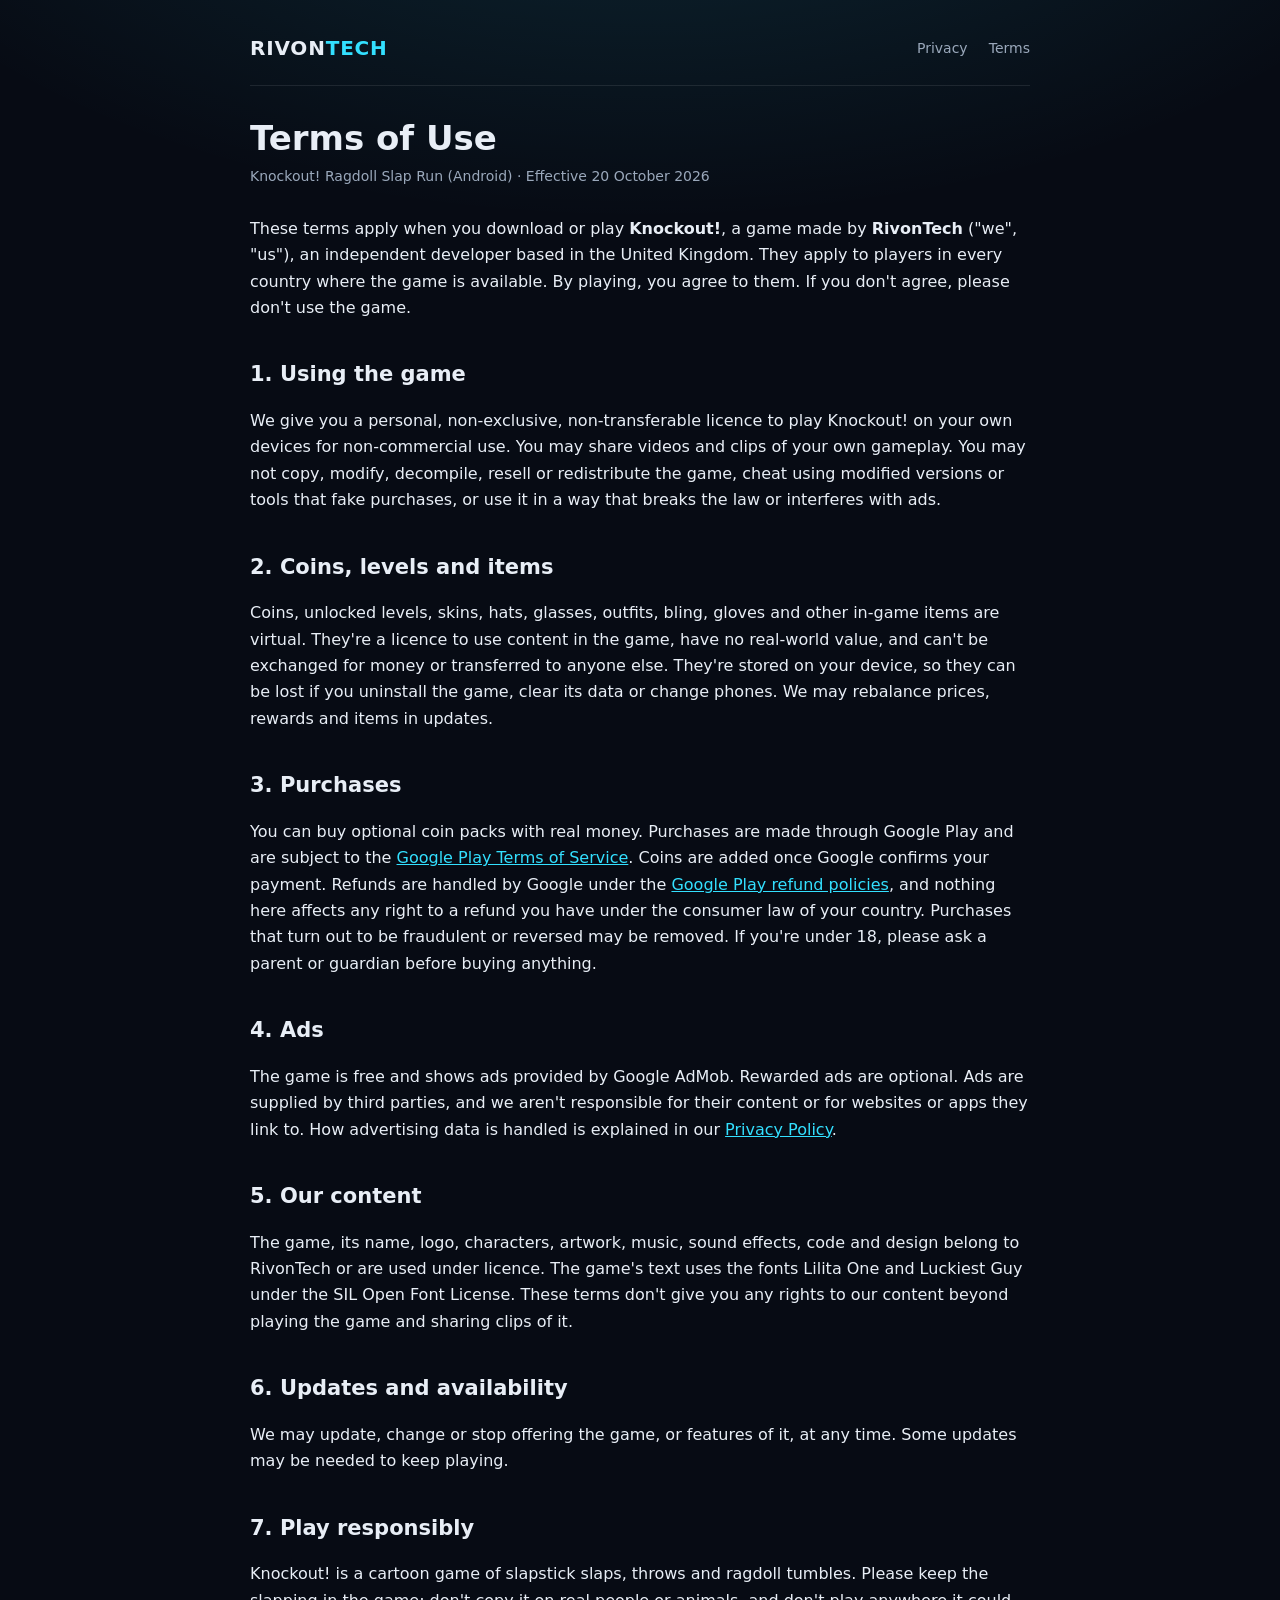
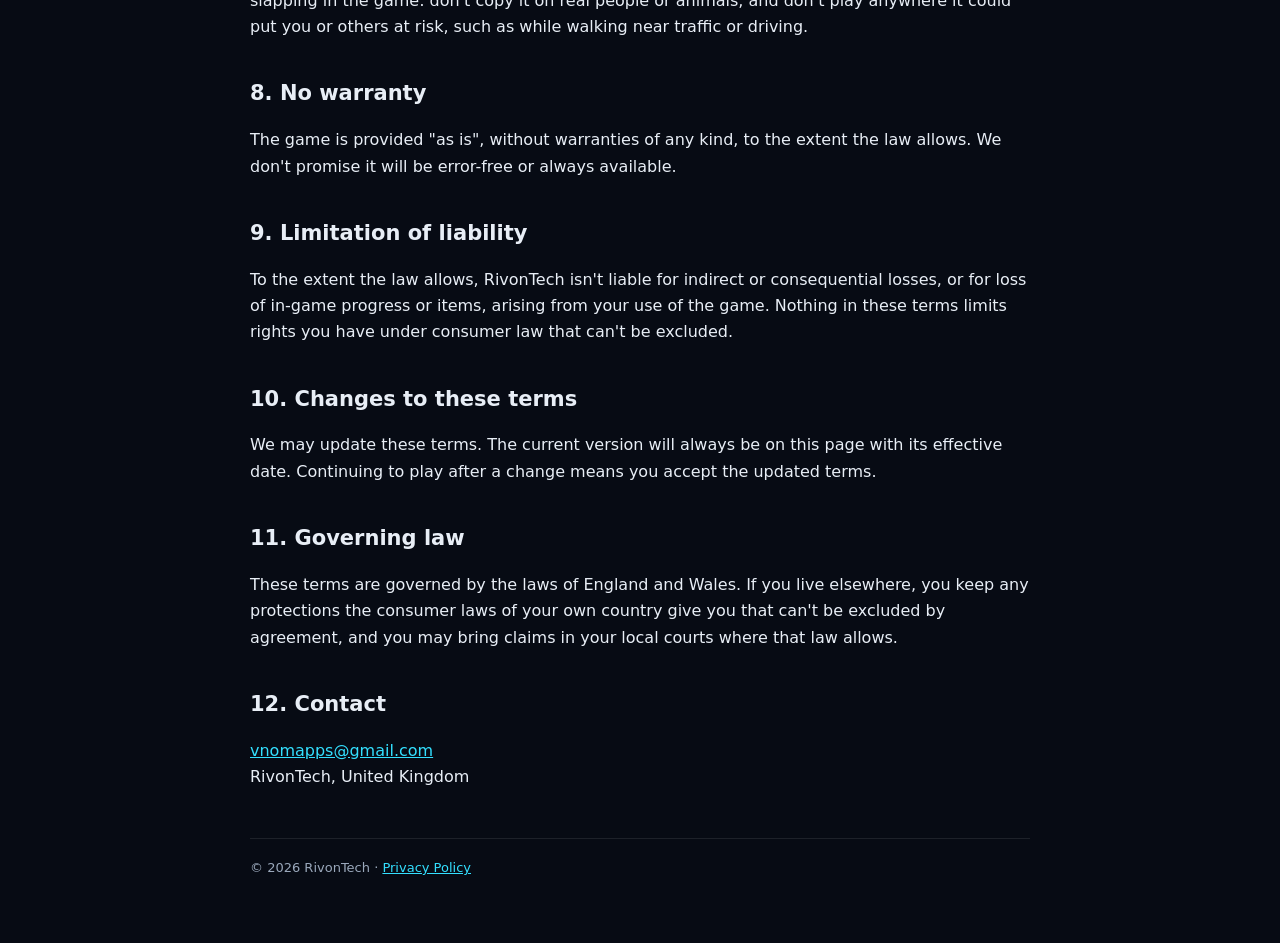
<file: knockout/terms.html>
<!doctype html>
<html lang="en">
<head>
  <meta charset="utf-8">
  <meta name="viewport" content="width=device-width, initial-scale=1">
  <title>Knockout! Terms of Use</title>
  <meta name="description" content="Terms of Use for the Knockout! game by RivonTech.">
  <link rel="stylesheet" href="../styles.css">
</head>
<body>
  <div class="wrap">
    <header class="site">
      <a class="brand" href="../">RIVON<span>TECH</span></a>
      <nav>
        <a href="privacy-policy.html">Privacy</a>
        <a href="terms.html">Terms</a>
      </nav>
    </header>

    <h1>Terms of Use</h1>
    <div class="meta">Knockout! Ragdoll Slap Run (Android) &middot; Effective 20 October 2026</div>

    <p>These terms apply when you download or play <strong>Knockout!</strong>, a game made by <strong>RivonTech</strong> ("we", "us"), an independent developer based in the United Kingdom. They apply to players in every country where the game is available. By playing, you agree to them. If you don't agree, please don't use the game.</p>

    <h2>1. Using the game</h2>
    <p>We give you a personal, non-exclusive, non-transferable licence to play Knockout! on your own devices for non-commercial use. You may share videos and clips of your own gameplay. You may not copy, modify, decompile, resell or redistribute the game, cheat using modified versions or tools that fake purchases, or use it in a way that breaks the law or interferes with ads.</p>

    <h2>2. Coins, levels and items</h2>
    <p>Coins, unlocked levels, skins, hats, glasses, outfits, bling, gloves and other in-game items are virtual. They're a licence to use content in the game, have no real-world value, and can't be exchanged for money or transferred to anyone else. They're stored on your device, so they can be lost if you uninstall the game, clear its data or change phones. We may rebalance prices, rewards and items in updates.</p>

    <h2>3. Purchases</h2>
    <p>You can buy optional coin packs with real money. Purchases are made through Google Play and are subject to the <a href="https://play.google.com/about/play-terms/">Google Play Terms of Service</a>. Coins are added once Google confirms your payment. Refunds are handled by Google under the <a href="https://support.google.com/googleplay/answer/2479637">Google Play refund policies</a>, and nothing here affects any right to a refund you have under the consumer law of your country. Purchases that turn out to be fraudulent or reversed may be removed. If you're under 18, please ask a parent or guardian before buying anything.</p>

    <h2>4. Ads</h2>
    <p>The game is free and shows ads provided by Google AdMob. Rewarded ads are optional. Ads are supplied by third parties, and we aren't responsible for their content or for websites or apps they link to. How advertising data is handled is explained in our <a href="privacy-policy.html">Privacy Policy</a>.</p>

    <h2>5. Our content</h2>
    <p>The game, its name, logo, characters, artwork, music, sound effects, code and design belong to RivonTech or are used under licence. The game's text uses the fonts Lilita One and Luckiest Guy under the SIL Open Font License. These terms don't give you any rights to our content beyond playing the game and sharing clips of it.</p>

    <h2>6. Updates and availability</h2>
    <p>We may update, change or stop offering the game, or features of it, at any time. Some updates may be needed to keep playing.</p>

    <h2>7. Play responsibly</h2>
    <p>Knockout! is a cartoon game of slapstick slaps, throws and ragdoll tumbles. Please keep the slapping in the game: don't copy it on real people or animals, and don't play anywhere it could put you or others at risk, such as while walking near traffic or driving.</p>

    <h2>8. No warranty</h2>
    <p>The game is provided "as is", without warranties of any kind, to the extent the law allows. We don't promise it will be error-free or always available.</p>

    <h2>9. Limitation of liability</h2>
    <p>To the extent the law allows, RivonTech isn't liable for indirect or consequential losses, or for loss of in-game progress or items, arising from your use of the game. Nothing in these terms limits rights you have under consumer law that can't be excluded.</p>

    <h2>10. Changes to these terms</h2>
    <p>We may update these terms. The current version will always be on this page with its effective date. Continuing to play after a change means you accept the updated terms.</p>

    <h2>11. Governing law</h2>
    <p>These terms are governed by the laws of England and Wales. If you live elsewhere, you keep any protections the consumer laws of your own country give you that can't be excluded by agreement, and you may bring claims in your local courts where that law allows.</p>

    <h2>12. Contact</h2>
    <p><a href="mailto:vnomapps@gmail.com">vnomapps@gmail.com</a><br>RivonTech, United Kingdom</p>

    <footer>&copy; 2026 RivonTech &middot; <a href="privacy-policy.html">Privacy Policy</a></footer>
  </div>
</body>
</html>
</file>
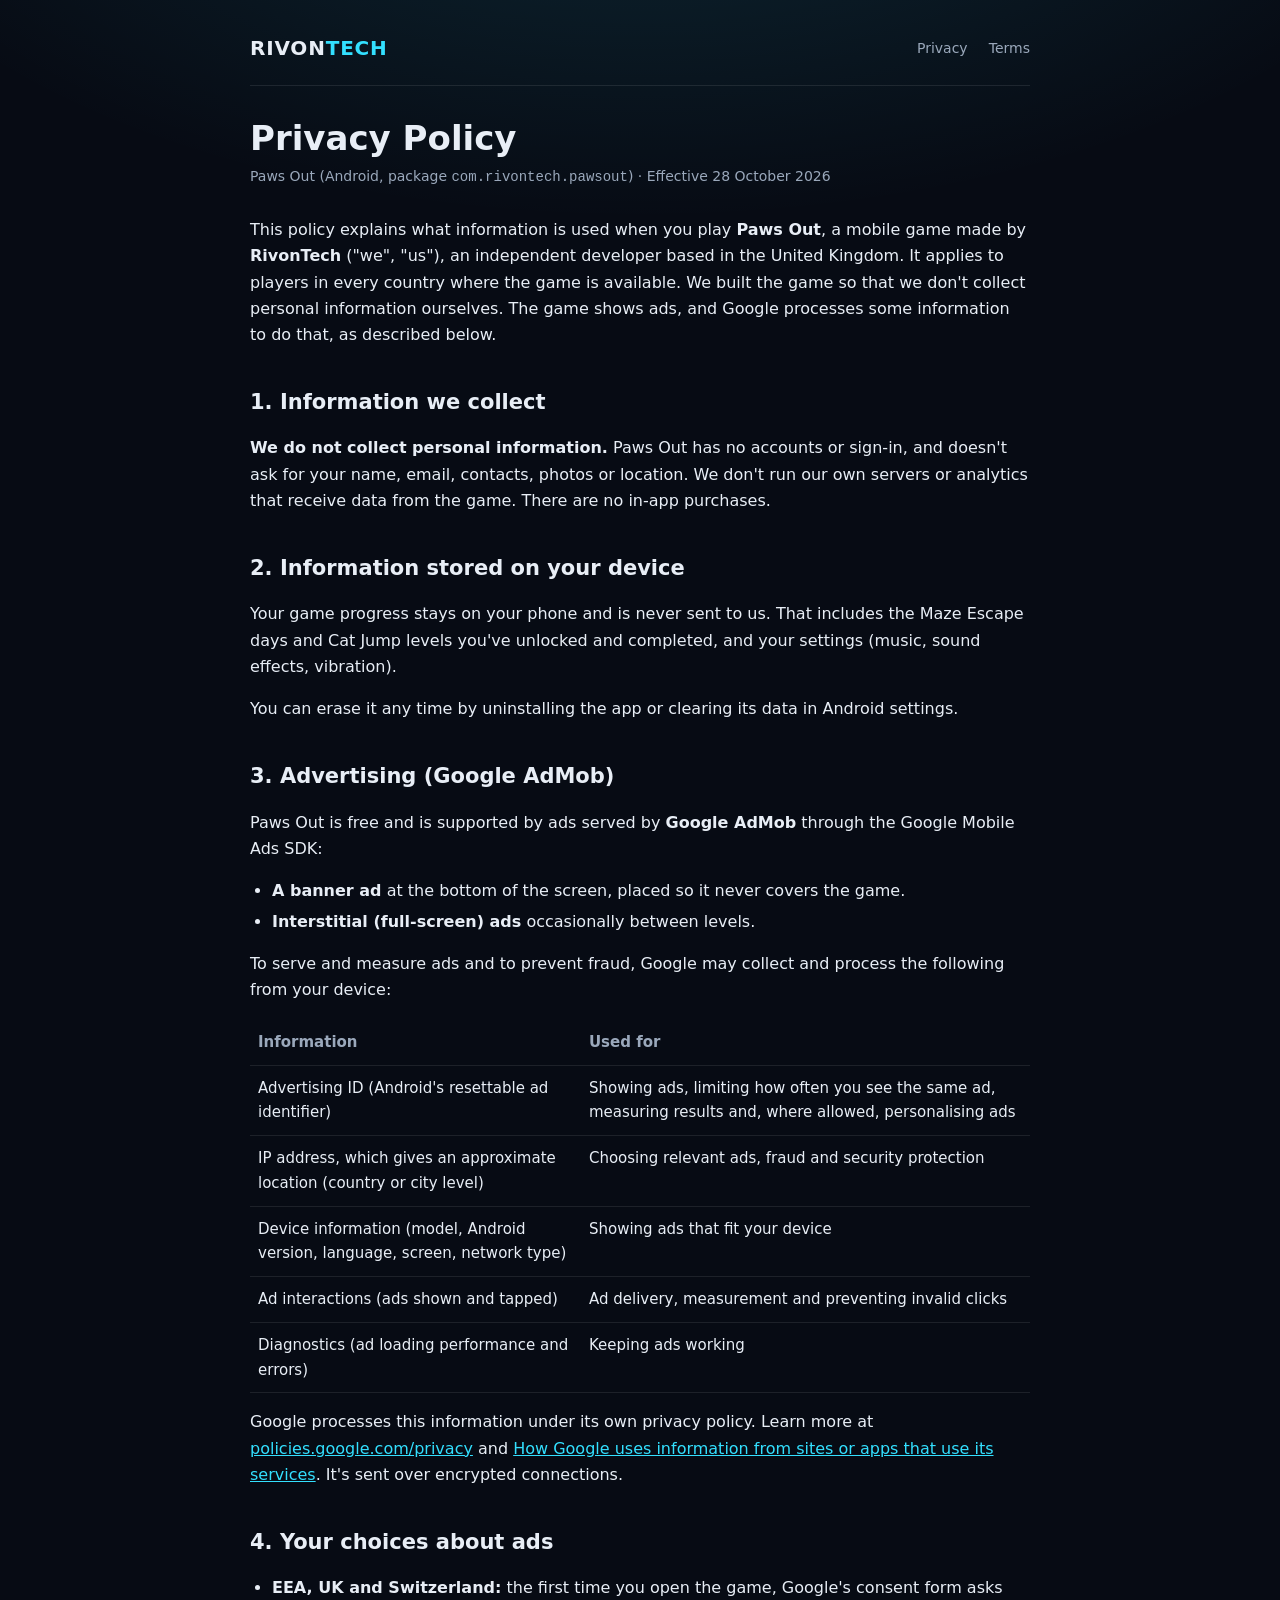
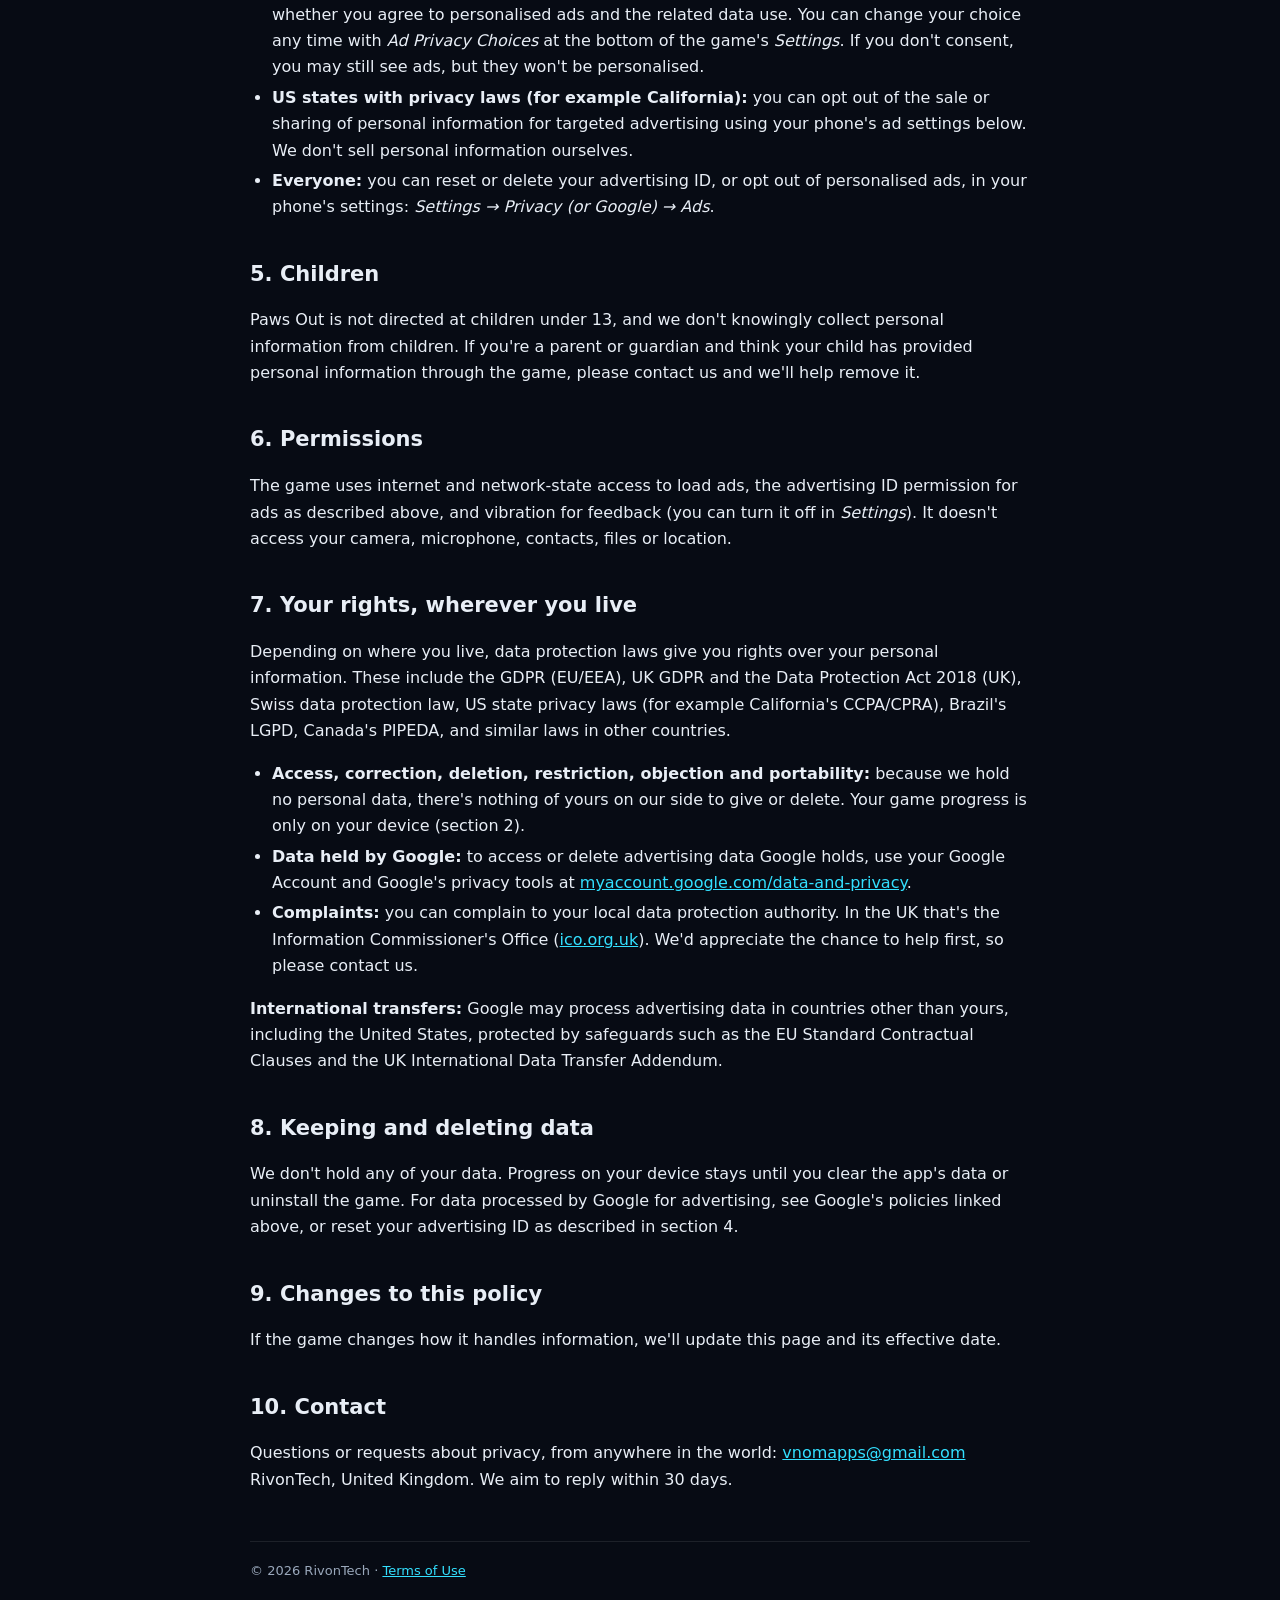
<file: paws-out/privacy-policy.html>
<!doctype html>
<html lang="en">
<head>
  <meta charset="utf-8">
  <meta name="viewport" content="width=device-width, initial-scale=1">
  <title>Paws Out Privacy Policy</title>
  <meta name="description" content="How the Paws Out game by RivonTech handles your information, including advertising by Google AdMob.">
  <link rel="stylesheet" href="../styles.css">
</head>
<body>
  <div class="wrap">
    <header class="site">
      <a class="brand" href="../">RIVON<span>TECH</span></a>
      <nav>
        <a href="privacy-policy.html">Privacy</a>
        <a href="terms.html">Terms</a>
      </nav>
    </header>

    <h1>Privacy Policy</h1>
    <div class="meta">Paws Out (Android, package <code>com.rivontech.pawsout</code>) &middot; Effective 28 October 2026</div>

    <p>This policy explains what information is used when you play <strong>Paws Out</strong>, a mobile game made by <strong>RivonTech</strong> ("we", "us"), an independent developer based in the United Kingdom. It applies to players in every country where the game is available. We built the game so that we don't collect personal information ourselves. The game shows ads, and Google processes some information to do that, as described below.</p>

    <h2>1. Information we collect</h2>
    <p><strong>We do not collect personal information.</strong> Paws Out has no accounts or sign-in, and doesn't ask for your name, email, contacts, photos or location. We don't run our own servers or analytics that receive data from the game. There are no in-app purchases.</p>

    <h2>2. Information stored on your device</h2>
    <p>Your game progress stays on your phone and is never sent to us. That includes the Maze Escape days and Cat Jump levels you've unlocked and completed, and your settings (music, sound effects, vibration).</p>
    <p>You can erase it any time by uninstalling the app or clearing its data in Android settings.</p>

    <h2>3. Advertising (Google AdMob)</h2>
    <p>Paws Out is free and is supported by ads served by <strong>Google AdMob</strong> through the Google Mobile Ads SDK:</p>
    <ul>
      <li><strong>A banner ad</strong> at the bottom of the screen, placed so it never covers the game.</li>
      <li><strong>Interstitial (full-screen) ads</strong> occasionally between levels.</li>
    </ul>
    <p>To serve and measure ads and to prevent fraud, Google may collect and process the following from your device:</p>
    <table>
      <tr><th>Information</th><th>Used for</th></tr>
      <tr><td>Advertising ID (Android's resettable ad identifier)</td><td>Showing ads, limiting how often you see the same ad, measuring results and, where allowed, personalising ads</td></tr>
      <tr><td>IP address, which gives an approximate location (country or city level)</td><td>Choosing relevant ads, fraud and security protection</td></tr>
      <tr><td>Device information (model, Android version, language, screen, network type)</td><td>Showing ads that fit your device</td></tr>
      <tr><td>Ad interactions (ads shown and tapped)</td><td>Ad delivery, measurement and preventing invalid clicks</td></tr>
      <tr><td>Diagnostics (ad loading performance and errors)</td><td>Keeping ads working</td></tr>
    </table>
    <p>Google processes this information under its own privacy policy. Learn more at <a href="https://policies.google.com/privacy">policies.google.com/privacy</a> and <a href="https://policies.google.com/technologies/partner-sites">How Google uses information from sites or apps that use its services</a>. It's sent over encrypted connections.</p>

    <h2>4. Your choices about ads</h2>
    <ul>
      <li><strong>EEA, UK and Switzerland:</strong> the first time you open the game, Google's consent form asks whether you agree to personalised ads and the related data use. You can change your choice any time with <em>Ad Privacy Choices</em> at the bottom of the game's <em>Settings</em>. If you don't consent, you may still see ads, but they won't be personalised.</li>
      <li><strong>US states with privacy laws (for example California):</strong> you can opt out of the sale or sharing of personal information for targeted advertising using your phone's ad settings below. We don't sell personal information ourselves.</li>
      <li><strong>Everyone:</strong> you can reset or delete your advertising ID, or opt out of personalised ads, in your phone's settings: <em>Settings &rarr; Privacy (or Google) &rarr; Ads</em>.</li>
    </ul>

    <h2>5. Children</h2>
    <p>Paws Out is not directed at children under 13, and we don't knowingly collect personal information from children. If you're a parent or guardian and think your child has provided personal information through the game, please contact us and we'll help remove it.</p>

    <h2>6. Permissions</h2>
    <p>The game uses internet and network-state access to load ads, the advertising ID permission for ads as described above, and vibration for feedback (you can turn it off in <em>Settings</em>). It doesn't access your camera, microphone, contacts, files or location.</p>

    <h2>7. Your rights, wherever you live</h2>
    <p>Depending on where you live, data protection laws give you rights over your personal information. These include the GDPR (EU/EEA), UK GDPR and the Data Protection Act 2018 (UK), Swiss data protection law, US state privacy laws (for example California's CCPA/CPRA), Brazil's LGPD, Canada's PIPEDA, and similar laws in other countries.</p>
    <ul>
      <li><strong>Access, correction, deletion, restriction, objection and portability:</strong> because we hold no personal data, there's nothing of yours on our side to give or delete. Your game progress is only on your device (section 2).</li>
      <li><strong>Data held by Google:</strong> to access or delete advertising data Google holds, use your Google Account and Google's privacy tools at <a href="https://myaccount.google.com/data-and-privacy">myaccount.google.com/data-and-privacy</a>.</li>
      <li><strong>Complaints:</strong> you can complain to your local data protection authority. In the UK that's the Information Commissioner's Office (<a href="https://ico.org.uk">ico.org.uk</a>). We'd appreciate the chance to help first, so please contact us.</li>
    </ul>
    <p><strong>International transfers:</strong> Google may process advertising data in countries other than yours, including the United States, protected by safeguards such as the EU Standard Contractual Clauses and the UK International Data Transfer Addendum.</p>

    <h2>8. Keeping and deleting data</h2>
    <p>We don't hold any of your data. Progress on your device stays until you clear the app's data or uninstall the game. For data processed by Google for advertising, see Google's policies linked above, or reset your advertising ID as described in section 4.</p>

    <h2>9. Changes to this policy</h2>
    <p>If the game changes how it handles information, we'll update this page and its effective date.</p>

    <h2>10. Contact</h2>
    <p>Questions or requests about privacy, from anywhere in the world: <a href="mailto:vnomapps@gmail.com">vnomapps@gmail.com</a><br>
    RivonTech, United Kingdom. We aim to reply within 30 days.</p>

    <footer>&copy; 2026 RivonTech &middot; <a href="terms.html">Terms of Use</a></footer>
  </div>
</body>
</html>
</file>
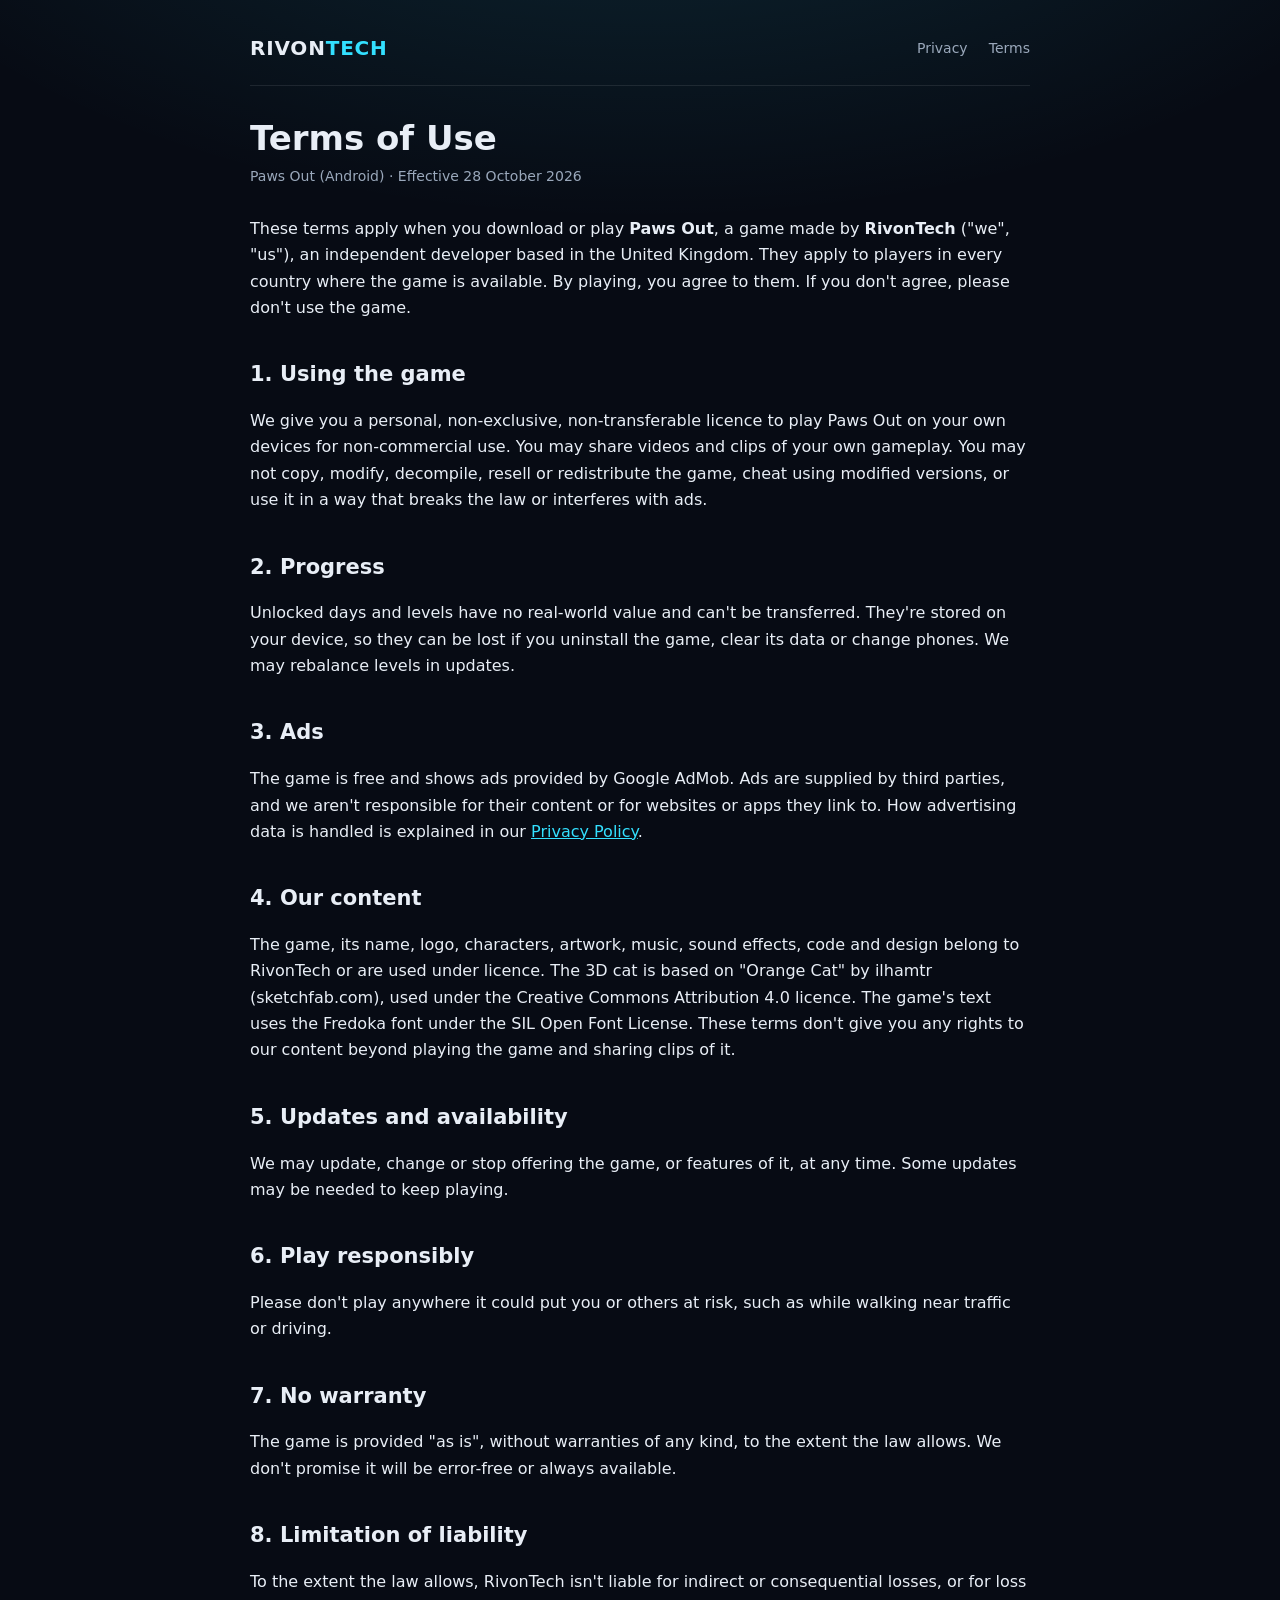
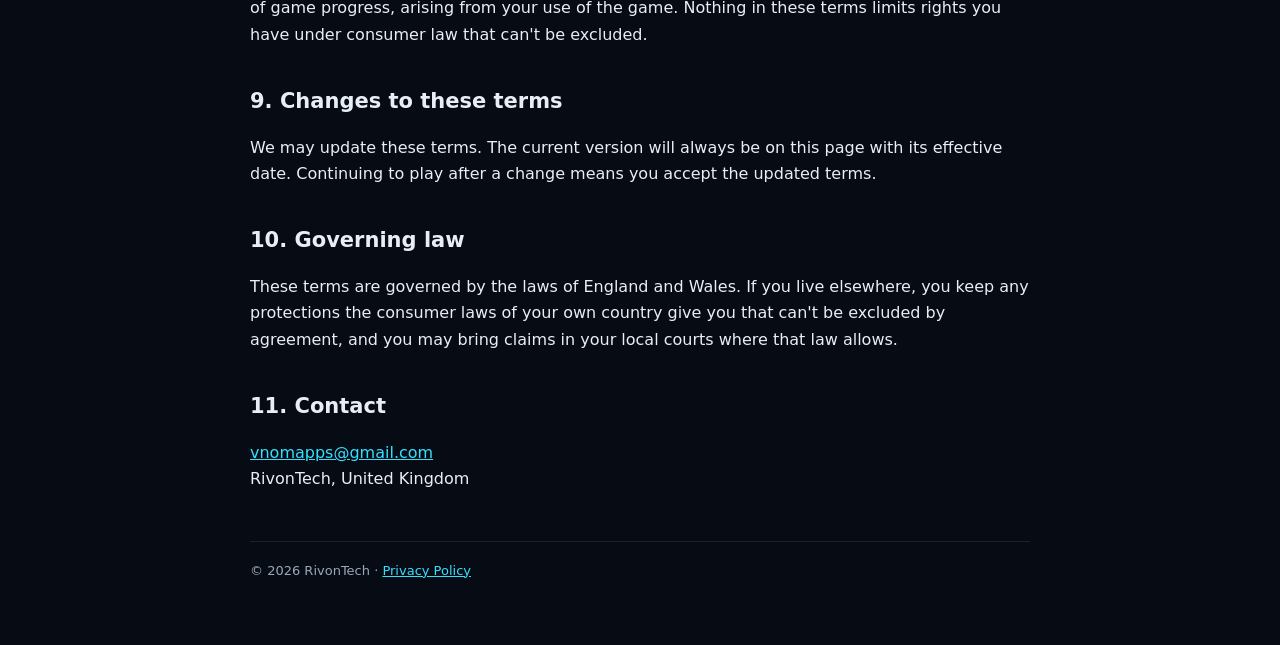
<file: paws-out/terms.html>
<!doctype html>
<html lang="en">
<head>
  <meta charset="utf-8">
  <meta name="viewport" content="width=device-width, initial-scale=1">
  <title>Paws Out Terms of Use</title>
  <meta name="description" content="Terms of Use for the Paws Out game by RivonTech.">
  <link rel="stylesheet" href="../styles.css">
</head>
<body>
  <div class="wrap">
    <header class="site">
      <a class="brand" href="../">RIVON<span>TECH</span></a>
      <nav>
        <a href="privacy-policy.html">Privacy</a>
        <a href="terms.html">Terms</a>
      </nav>
    </header>

    <h1>Terms of Use</h1>
    <div class="meta">Paws Out (Android) &middot; Effective 28 October 2026</div>

    <p>These terms apply when you download or play <strong>Paws Out</strong>, a game made by <strong>RivonTech</strong> ("we", "us"), an independent developer based in the United Kingdom. They apply to players in every country where the game is available. By playing, you agree to them. If you don't agree, please don't use the game.</p>

    <h2>1. Using the game</h2>
    <p>We give you a personal, non-exclusive, non-transferable licence to play Paws Out on your own devices for non-commercial use. You may share videos and clips of your own gameplay. You may not copy, modify, decompile, resell or redistribute the game, cheat using modified versions, or use it in a way that breaks the law or interferes with ads.</p>

    <h2>2. Progress</h2>
    <p>Unlocked days and levels have no real-world value and can't be transferred. They're stored on your device, so they can be lost if you uninstall the game, clear its data or change phones. We may rebalance levels in updates.</p>

    <h2>3. Ads</h2>
    <p>The game is free and shows ads provided by Google AdMob. Ads are supplied by third parties, and we aren't responsible for their content or for websites or apps they link to. How advertising data is handled is explained in our <a href="privacy-policy.html">Privacy Policy</a>.</p>

    <h2>4. Our content</h2>
    <p>The game, its name, logo, characters, artwork, music, sound effects, code and design belong to RivonTech or are used under licence. The 3D cat is based on "Orange Cat" by ilhamtr (sketchfab.com), used under the Creative Commons Attribution 4.0 licence. The game's text uses the Fredoka font under the SIL Open Font License. These terms don't give you any rights to our content beyond playing the game and sharing clips of it.</p>

    <h2>5. Updates and availability</h2>
    <p>We may update, change or stop offering the game, or features of it, at any time. Some updates may be needed to keep playing.</p>

    <h2>6. Play responsibly</h2>
    <p>Please don't play anywhere it could put you or others at risk, such as while walking near traffic or driving.</p>

    <h2>7. No warranty</h2>
    <p>The game is provided "as is", without warranties of any kind, to the extent the law allows. We don't promise it will be error-free or always available.</p>

    <h2>8. Limitation of liability</h2>
    <p>To the extent the law allows, RivonTech isn't liable for indirect or consequential losses, or for loss of game progress, arising from your use of the game. Nothing in these terms limits rights you have under consumer law that can't be excluded.</p>

    <h2>9. Changes to these terms</h2>
    <p>We may update these terms. The current version will always be on this page with its effective date. Continuing to play after a change means you accept the updated terms.</p>

    <h2>10. Governing law</h2>
    <p>These terms are governed by the laws of England and Wales. If you live elsewhere, you keep any protections the consumer laws of your own country give you that can't be excluded by agreement, and you may bring claims in your local courts where that law allows.</p>

    <h2>11. Contact</h2>
    <p><a href="mailto:vnomapps@gmail.com">vnomapps@gmail.com</a><br>RivonTech, United Kingdom</p>

    <footer>&copy; 2026 RivonTech &middot; <a href="privacy-policy.html">Privacy Policy</a></footer>
  </div>
</body>
</html>
</file>
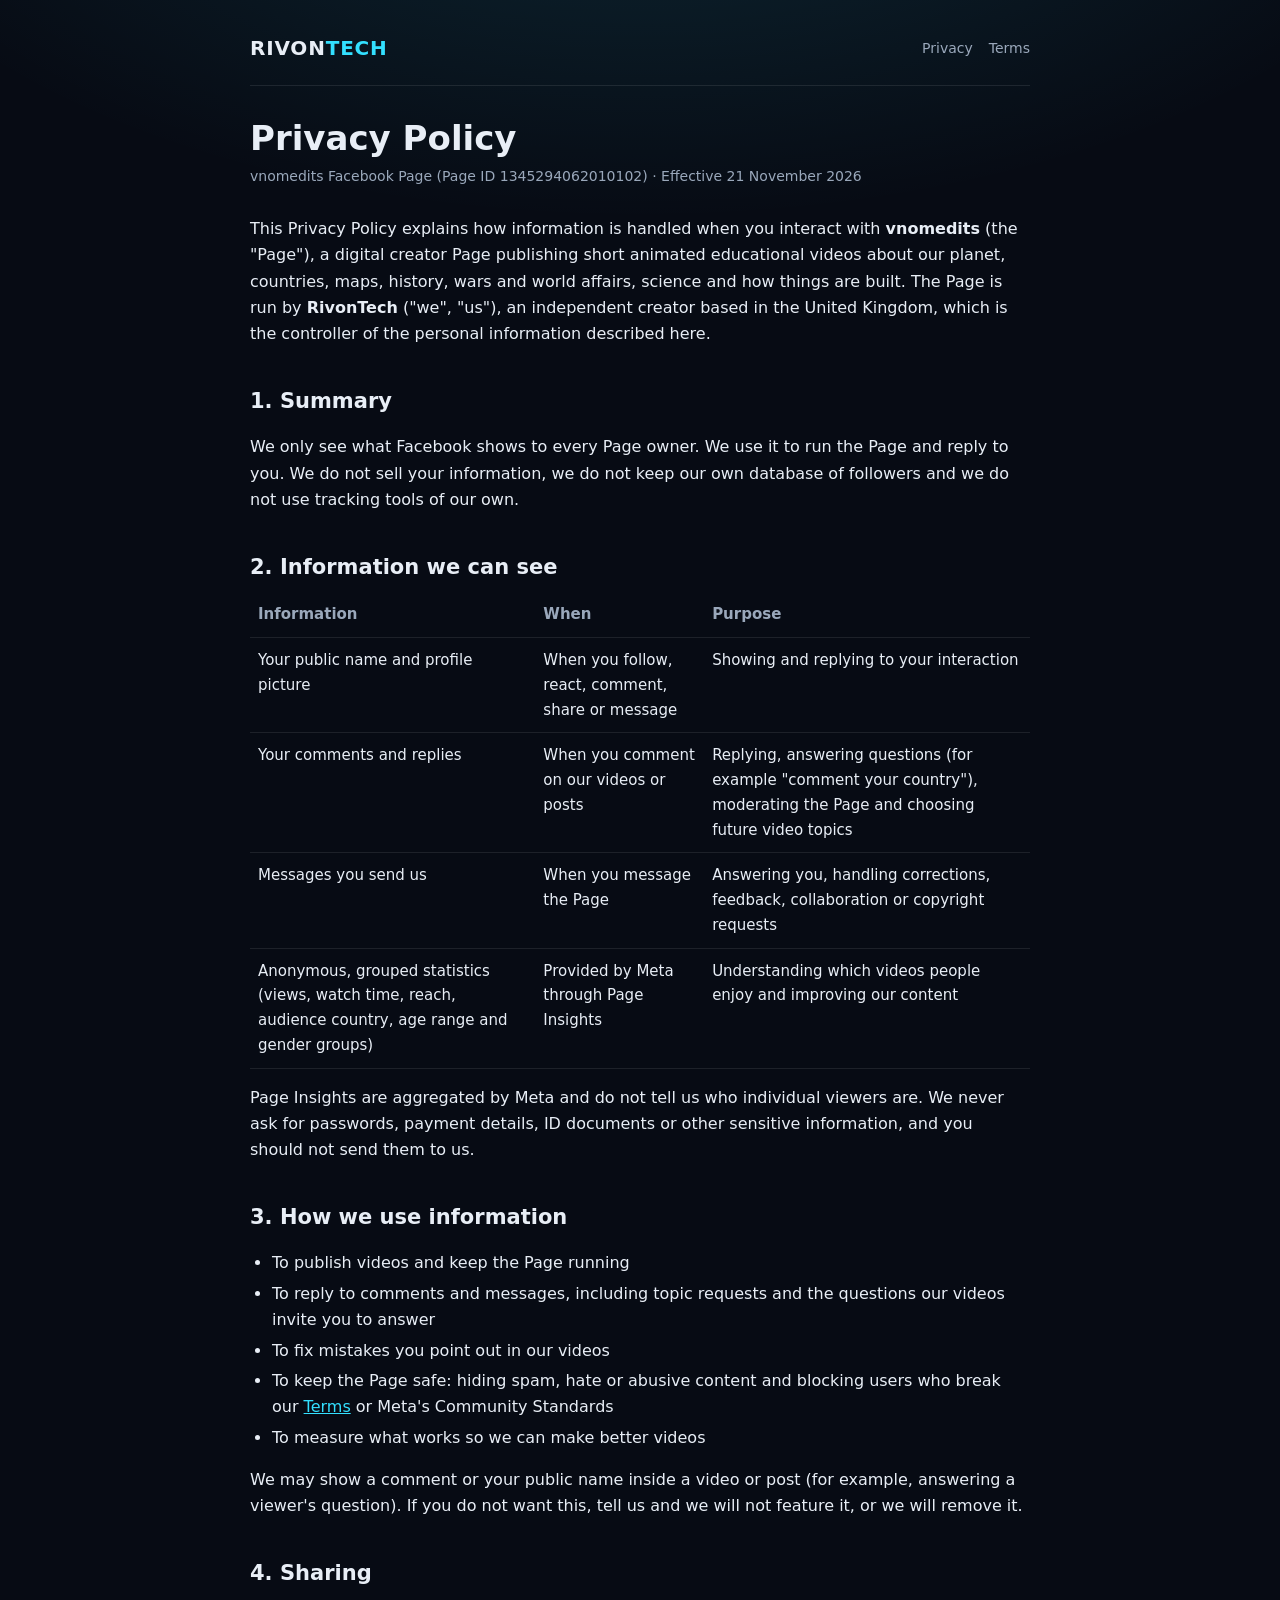
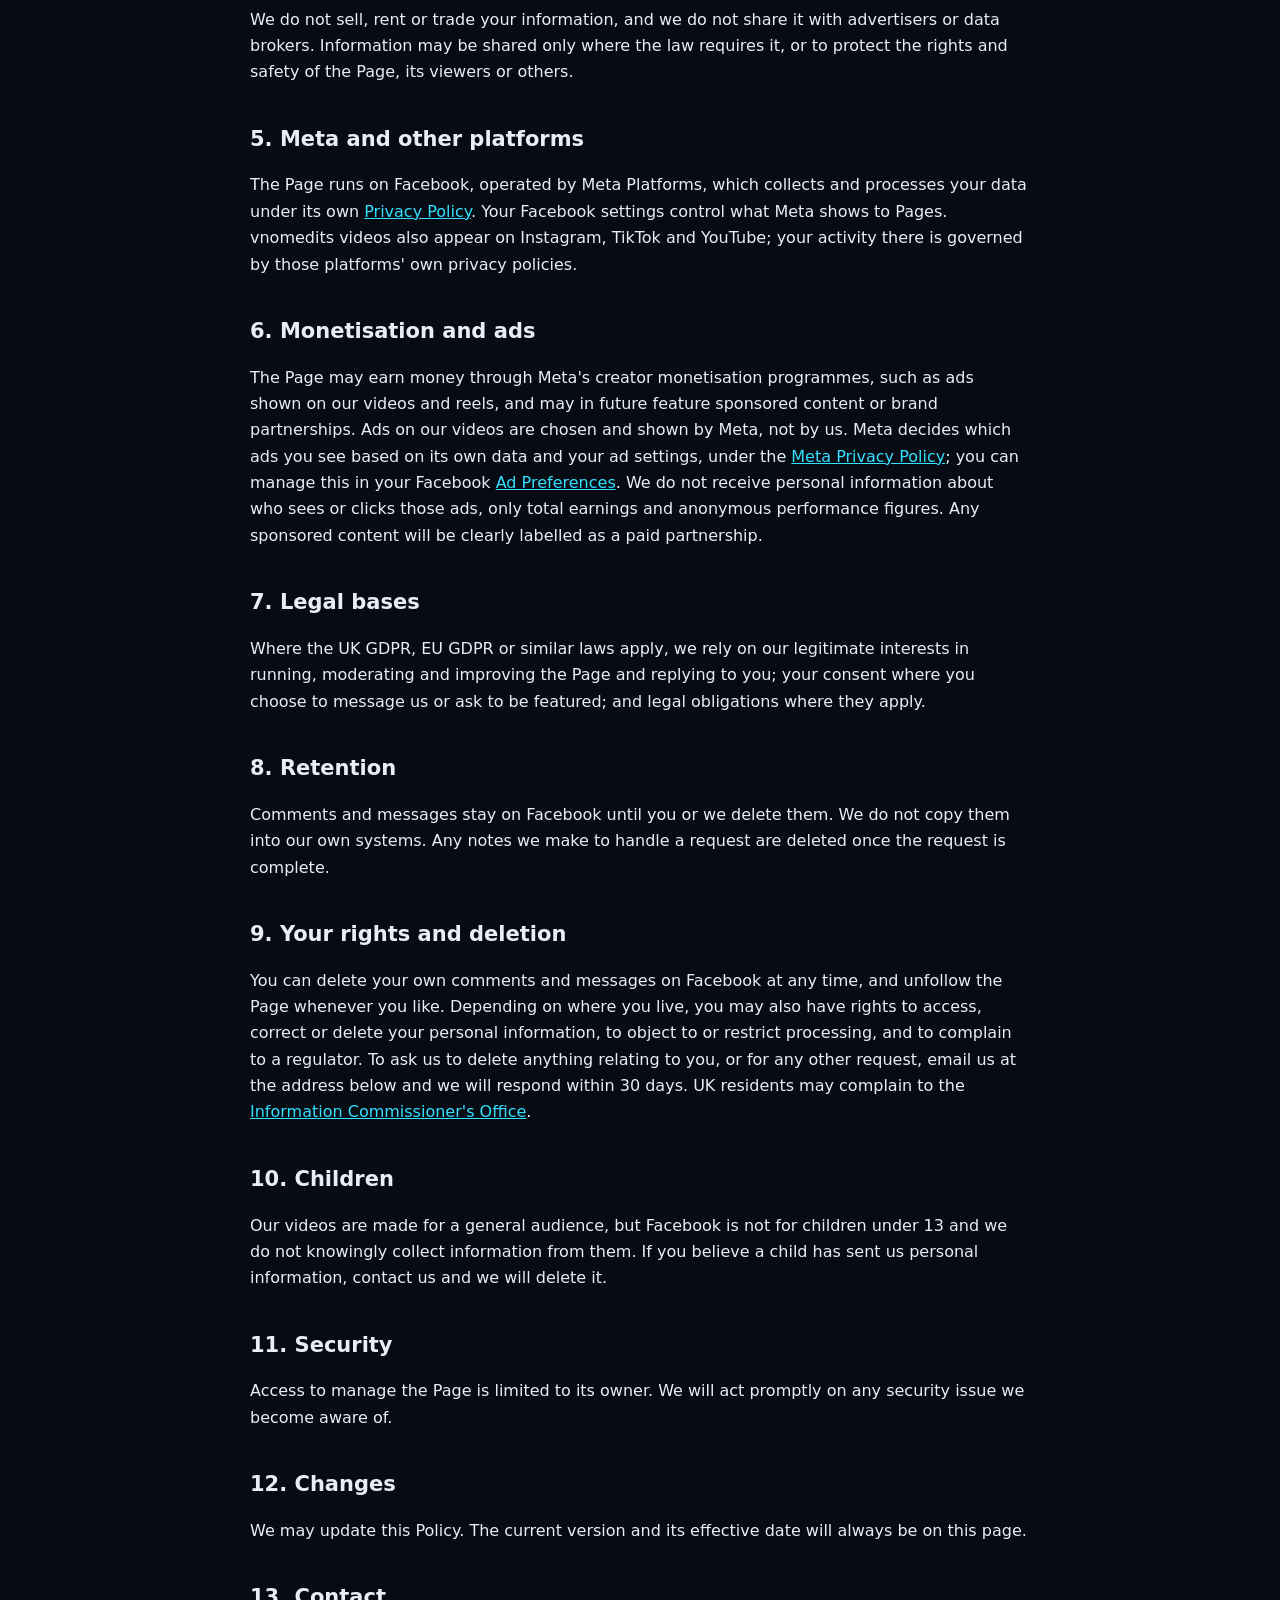
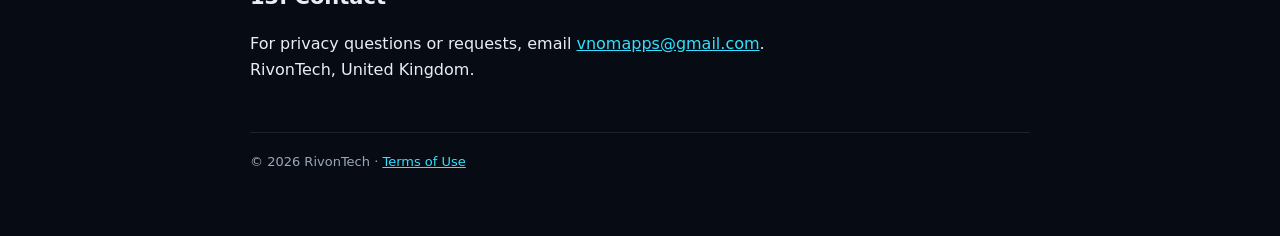
<file: vnomedits/privacy-policy.html>
<!doctype html>
<html lang="en">
<head>
  <meta charset="utf-8">
  <meta name="viewport" content="width=device-width, initial-scale=1">
  <title>vnomedits Privacy Policy</title>
  <meta name="description" content="How the vnomedits Facebook Page by RivonTech handles information from followers and viewers.">
  <link rel="stylesheet" href="../styles.css">
</head>
<body>
  <div class="wrap">
    <header class="site">
      <a class="brand" href="../">RIVON<span>TECH</span></a>
      <nav><a href="privacy-policy.html">Privacy</a><a href="terms.html">Terms</a></nav>
    </header>

    <h1>Privacy Policy</h1>
    <div class="meta">vnomedits Facebook Page (Page ID 1345294062010102) &middot; Effective 21 November 2026</div>

    <p>This Privacy Policy explains how information is handled when you interact with <strong>vnomedits</strong> (the "Page"), a digital creator Page publishing short animated educational videos about our planet, countries, maps, history, wars and world affairs, science and how things are built. The Page is run by <strong>RivonTech</strong> ("we", "us"), an independent creator based in the United Kingdom, which is the controller of the personal information described here.</p>

    <h2>1. Summary</h2>
    <p>We only see what Facebook shows to every Page owner. We use it to run the Page and reply to you. We do not sell your information, we do not keep our own database of followers and we do not use tracking tools of our own.</p>

    <h2>2. Information we can see</h2>
    <table>
      <tr><th>Information</th><th>When</th><th>Purpose</th></tr>
      <tr><td>Your public name and profile picture</td><td>When you follow, react, comment, share or message</td><td>Showing and replying to your interaction</td></tr>
      <tr><td>Your comments and replies</td><td>When you comment on our videos or posts</td><td>Replying, answering questions (for example "comment your country"), moderating the Page and choosing future video topics</td></tr>
      <tr><td>Messages you send us</td><td>When you message the Page</td><td>Answering you, handling corrections, feedback, collaboration or copyright requests</td></tr>
      <tr><td>Anonymous, grouped statistics (views, watch time, reach, audience country, age range and gender groups)</td><td>Provided by Meta through Page Insights</td><td>Understanding which videos people enjoy and improving our content</td></tr>
    </table>
    <p>Page Insights are aggregated by Meta and do not tell us who individual viewers are. We never ask for passwords, payment details, ID documents or other sensitive information, and you should not send them to us.</p>

    <h2>3. How we use information</h2>
    <ul>
      <li>To publish videos and keep the Page running</li>
      <li>To reply to comments and messages, including topic requests and the questions our videos invite you to answer</li>
      <li>To fix mistakes you point out in our videos</li>
      <li>To keep the Page safe: hiding spam, hate or abusive content and blocking users who break our <a href="terms.html">Terms</a> or Meta's Community Standards</li>
      <li>To measure what works so we can make better videos</li>
    </ul>
    <p>We may show a comment or your public name inside a video or post (for example, answering a viewer's question). If you do not want this, tell us and we will not feature it, or we will remove it.</p>

    <h2>4. Sharing</h2>
    <p>We do not sell, rent or trade your information, and we do not share it with advertisers or data brokers. Information may be shared only where the law requires it, or to protect the rights and safety of the Page, its viewers or others.</p>

    <h2>5. Meta and other platforms</h2>
    <p>The Page runs on Facebook, operated by Meta Platforms, which collects and processes your data under its own <a href="https://www.facebook.com/privacy/policy/">Privacy Policy</a>. Your Facebook settings control what Meta shows to Pages. vnomedits videos also appear on Instagram, TikTok and YouTube; your activity there is governed by those platforms' own privacy policies.</p>

    <h2>6. Monetisation and ads</h2>
    <p>The Page may earn money through Meta's creator monetisation programmes, such as ads shown on our videos and reels, and may in future feature sponsored content or brand partnerships. Ads on our videos are chosen and shown by Meta, not by us. Meta decides which ads you see based on its own data and your ad settings, under the <a href="https://www.facebook.com/privacy/policy/">Meta Privacy Policy</a>; you can manage this in your Facebook <a href="https://www.facebook.com/adpreferences/">Ad Preferences</a>. We do not receive personal information about who sees or clicks those ads, only total earnings and anonymous performance figures. Any sponsored content will be clearly labelled as a paid partnership.</p>

    <h2>7. Legal bases</h2>
    <p>Where the UK GDPR, EU GDPR or similar laws apply, we rely on our legitimate interests in running, moderating and improving the Page and replying to you; your consent where you choose to message us or ask to be featured; and legal obligations where they apply.</p>

    <h2>8. Retention</h2>
    <p>Comments and messages stay on Facebook until you or we delete them. We do not copy them into our own systems. Any notes we make to handle a request are deleted once the request is complete.</p>

    <h2>9. Your rights and deletion</h2>
    <p>You can delete your own comments and messages on Facebook at any time, and unfollow the Page whenever you like. Depending on where you live, you may also have rights to access, correct or delete your personal information, to object to or restrict processing, and to complain to a regulator. To ask us to delete anything relating to you, or for any other request, email us at the address below and we will respond within 30 days. UK residents may complain to the <a href="https://ico.org.uk/">Information Commissioner's Office</a>.</p>

    <h2>10. Children</h2>
    <p>Our videos are made for a general audience, but Facebook is not for children under 13 and we do not knowingly collect information from them. If you believe a child has sent us personal information, contact us and we will delete it.</p>

    <h2>11. Security</h2>
    <p>Access to manage the Page is limited to its owner. We will act promptly on any security issue we become aware of.</p>

    <h2>12. Changes</h2>
    <p>We may update this Policy. The current version and its effective date will always be on this page.</p>

    <h2>13. Contact</h2>
    <p>For privacy questions or requests, email <a href="mailto:vnomapps@gmail.com?subject=vnomedits%20privacy">vnomapps@gmail.com</a>.<br>RivonTech, United Kingdom.</p>

    <footer>&copy; 2026 RivonTech &middot; <a href="terms.html">Terms of Use</a></footer>
  </div>
</body>
</html>
</file>
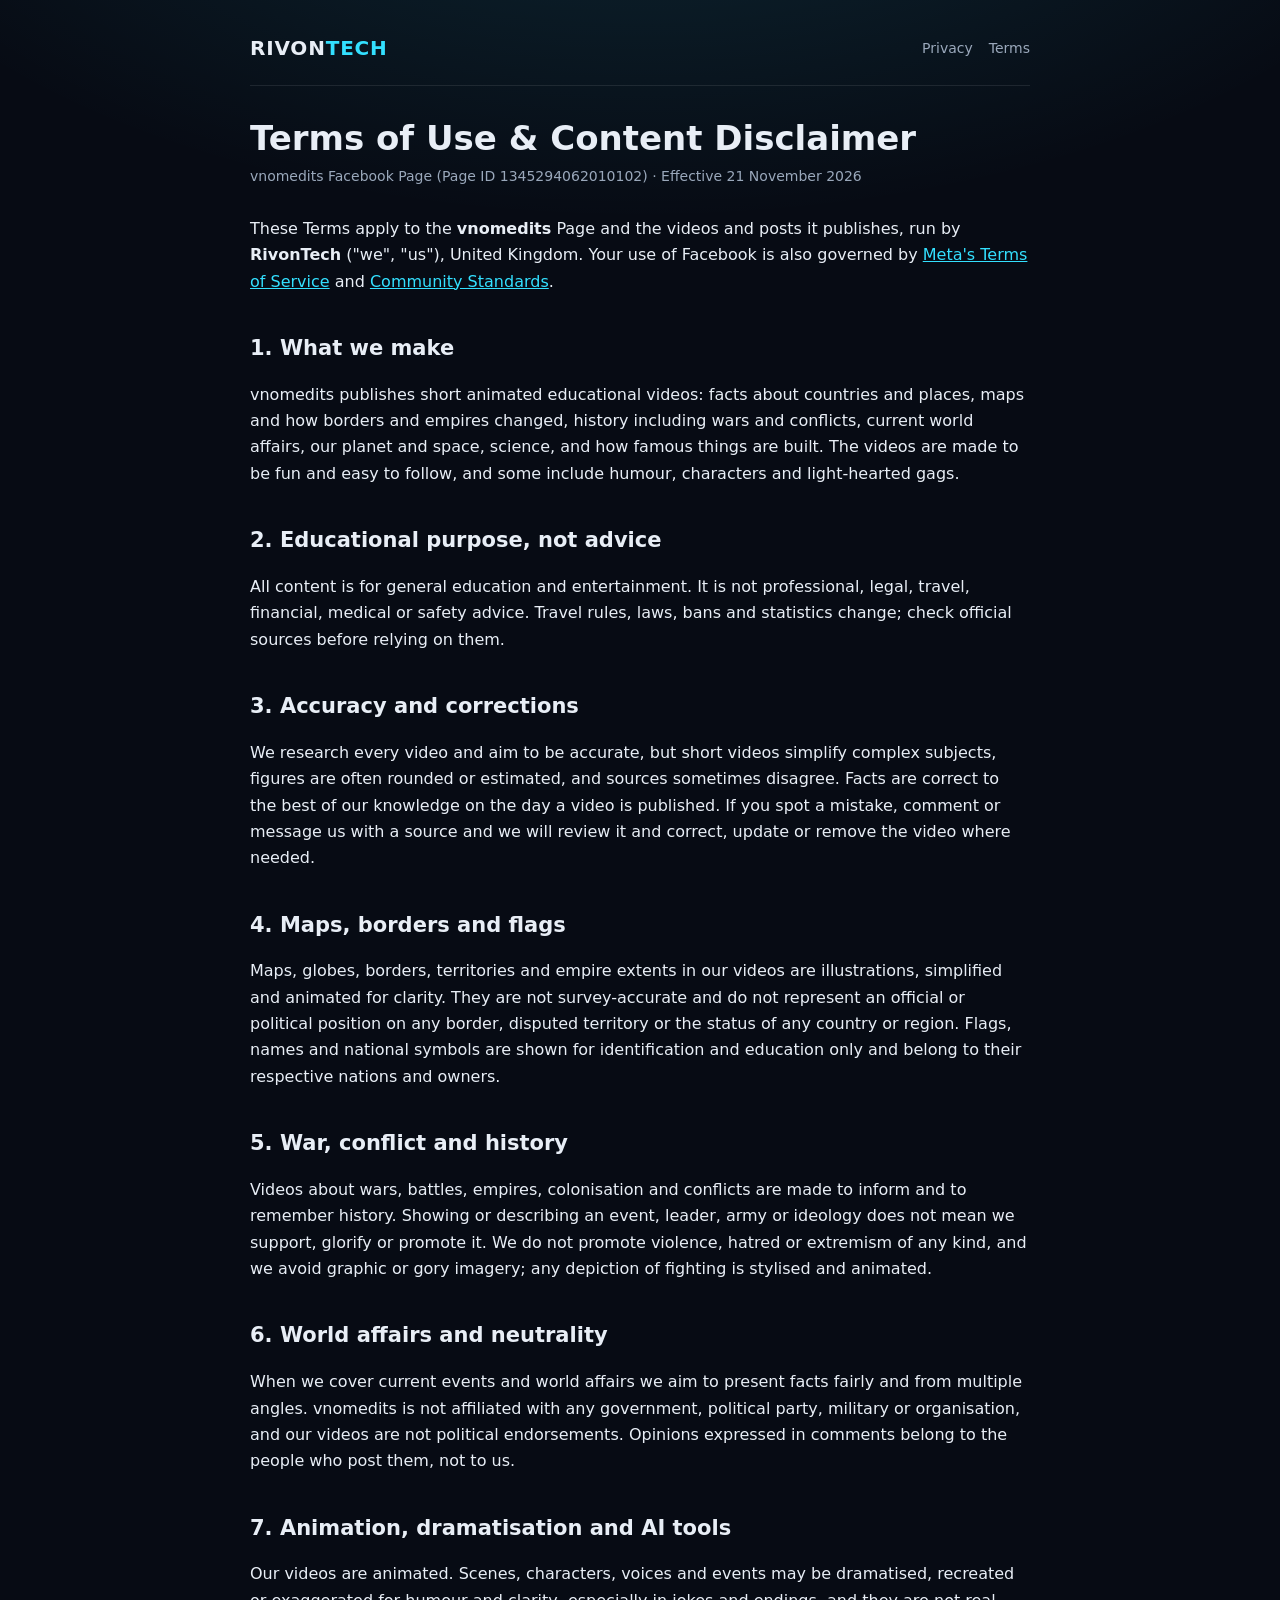
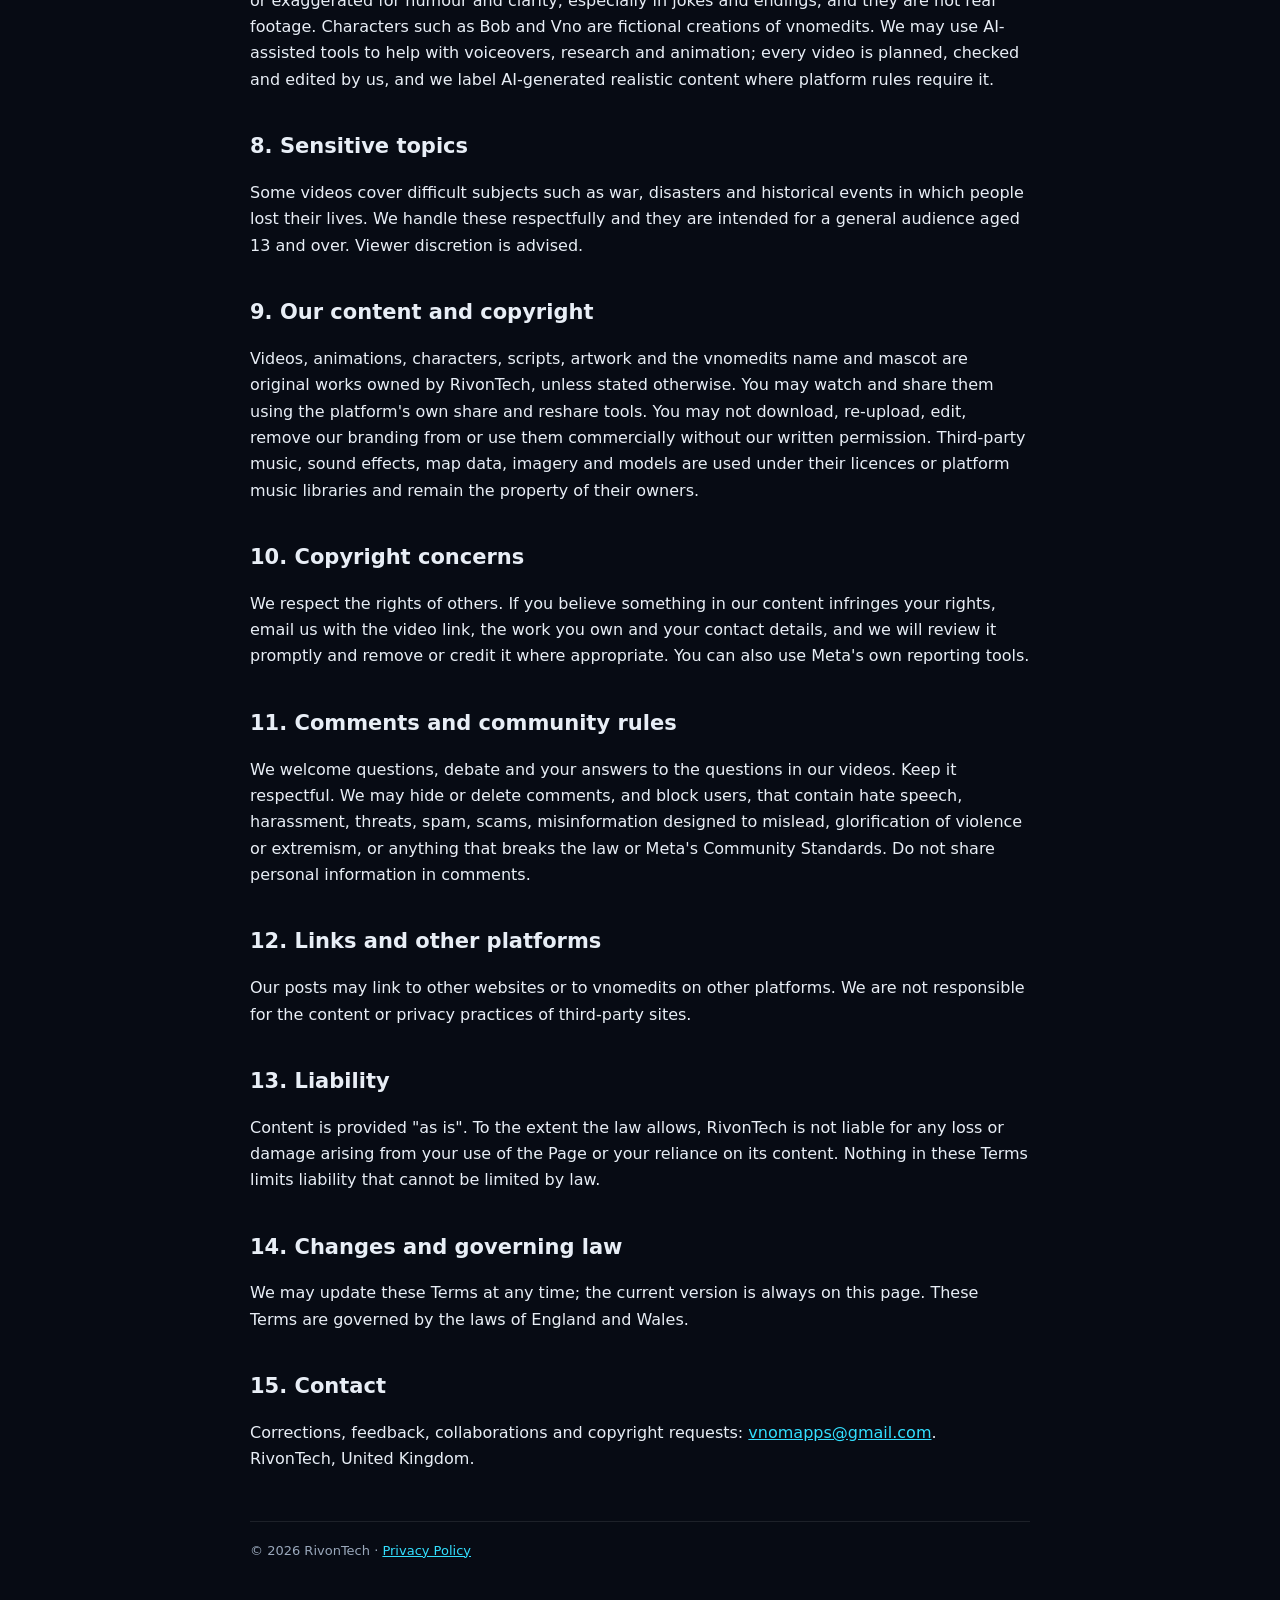
<file: vnomedits/terms.html>
<!doctype html>
<html lang="en">
<head>
  <meta charset="utf-8">
  <meta name="viewport" content="width=device-width, initial-scale=1">
  <title>vnomedits Terms of Use</title>
  <meta name="description" content="Terms of use and content disclaimer for the vnomedits educational video Page by RivonTech.">
  <link rel="stylesheet" href="../styles.css">
</head>
<body>
  <div class="wrap">
    <header class="site">
      <a class="brand" href="../">RIVON<span>TECH</span></a>
      <nav><a href="privacy-policy.html">Privacy</a><a href="terms.html">Terms</a></nav>
    </header>

    <h1>Terms of Use &amp; Content Disclaimer</h1>
    <div class="meta">vnomedits Facebook Page (Page ID 1345294062010102) &middot; Effective 21 November 2026</div>

    <p>These Terms apply to the <strong>vnomedits</strong> Page and the videos and posts it publishes, run by <strong>RivonTech</strong> ("we", "us"), United Kingdom. Your use of Facebook is also governed by <a href="https://www.facebook.com/terms.php">Meta's Terms of Service</a> and <a href="https://transparency.meta.com/policies/community-standards/">Community Standards</a>.</p>

    <h2>1. What we make</h2>
    <p>vnomedits publishes short animated educational videos: facts about countries and places, maps and how borders and empires changed, history including wars and conflicts, current world affairs, our planet and space, science, and how famous things are built. The videos are made to be fun and easy to follow, and some include humour, characters and light-hearted gags.</p>

    <h2>2. Educational purpose, not advice</h2>
    <p>All content is for general education and entertainment. It is not professional, legal, travel, financial, medical or safety advice. Travel rules, laws, bans and statistics change; check official sources before relying on them.</p>

    <h2>3. Accuracy and corrections</h2>
    <p>We research every video and aim to be accurate, but short videos simplify complex subjects, figures are often rounded or estimated, and sources sometimes disagree. Facts are correct to the best of our knowledge on the day a video is published. If you spot a mistake, comment or message us with a source and we will review it and correct, update or remove the video where needed.</p>

    <h2>4. Maps, borders and flags</h2>
    <p>Maps, globes, borders, territories and empire extents in our videos are illustrations, simplified and animated for clarity. They are not survey-accurate and do not represent an official or political position on any border, disputed territory or the status of any country or region. Flags, names and national symbols are shown for identification and education only and belong to their respective nations and owners.</p>

    <h2>5. War, conflict and history</h2>
    <p>Videos about wars, battles, empires, colonisation and conflicts are made to inform and to remember history. Showing or describing an event, leader, army or ideology does not mean we support, glorify or promote it. We do not promote violence, hatred or extremism of any kind, and we avoid graphic or gory imagery; any depiction of fighting is stylised and animated.</p>

    <h2>6. World affairs and neutrality</h2>
    <p>When we cover current events and world affairs we aim to present facts fairly and from multiple angles. vnomedits is not affiliated with any government, political party, military or organisation, and our videos are not political endorsements. Opinions expressed in comments belong to the people who post them, not to us.</p>

    <h2>7. Animation, dramatisation and AI tools</h2>
    <p>Our videos are animated. Scenes, characters, voices and events may be dramatised, recreated or exaggerated for humour and clarity, especially in jokes and endings, and they are not real footage. Characters such as Bob and Vno are fictional creations of vnomedits. We may use AI-assisted tools to help with voiceovers, research and animation; every video is planned, checked and edited by us, and we label AI-generated realistic content where platform rules require it.</p>

    <h2>8. Sensitive topics</h2>
    <p>Some videos cover difficult subjects such as war, disasters and historical events in which people lost their lives. We handle these respectfully and they are intended for a general audience aged 13 and over. Viewer discretion is advised.</p>

    <h2>9. Our content and copyright</h2>
    <p>Videos, animations, characters, scripts, artwork and the vnomedits name and mascot are original works owned by RivonTech, unless stated otherwise. You may watch and share them using the platform's own share and reshare tools. You may not download, re-upload, edit, remove our branding from or use them commercially without our written permission. Third-party music, sound effects, map data, imagery and models are used under their licences or platform music libraries and remain the property of their owners.</p>

    <h2>10. Copyright concerns</h2>
    <p>We respect the rights of others. If you believe something in our content infringes your rights, email us with the video link, the work you own and your contact details, and we will review it promptly and remove or credit it where appropriate. You can also use Meta's own reporting tools.</p>

    <h2>11. Comments and community rules</h2>
    <p>We welcome questions, debate and your answers to the questions in our videos. Keep it respectful. We may hide or delete comments, and block users, that contain hate speech, harassment, threats, spam, scams, misinformation designed to mislead, glorification of violence or extremism, or anything that breaks the law or Meta's Community Standards. Do not share personal information in comments.</p>

    <h2>12. Links and other platforms</h2>
    <p>Our posts may link to other websites or to vnomedits on other platforms. We are not responsible for the content or privacy practices of third-party sites.</p>

    <h2>13. Liability</h2>
    <p>Content is provided "as is". To the extent the law allows, RivonTech is not liable for any loss or damage arising from your use of the Page or your reliance on its content. Nothing in these Terms limits liability that cannot be limited by law.</p>

    <h2>14. Changes and governing law</h2>
    <p>We may update these Terms at any time; the current version is always on this page. These Terms are governed by the laws of England and Wales.</p>

    <h2>15. Contact</h2>
    <p>Corrections, feedback, collaborations and copyright requests: <a href="mailto:vnomapps@gmail.com?subject=vnomedits">vnomapps@gmail.com</a>.<br>RivonTech, United Kingdom.</p>

    <footer>&copy; 2026 RivonTech &middot; <a href="privacy-policy.html">Privacy Policy</a></footer>
  </div>
</body>
</html>
</file>
<file: styles.css>
:root {
  --bg: #070b14;
  --panel: #0f1622;
  --line: rgba(255, 255, 255, 0.09);
  --text: #e8eef6;
  --dim: #9aa8bb;
  --accent: #33e0ff;
  --accent2: #3a6cff;
}

* { box-sizing: border-box; }

html { -webkit-text-size-adjust: 100%; }

body {
  margin: 0;
  background: radial-gradient(1200px 600px at 50% -200px, rgba(51, 224, 255, 0.14), transparent 70%), var(--bg);
  color: var(--text);
  font: 16px/1.65 system-ui, -apple-system, "Segoe UI", Roboto, sans-serif;
}

a { color: var(--accent); }

.wrap { max-width: 820px; margin: 0 auto; padding: 32px 20px 64px; }

header.site {
  display: flex;
  align-items: center;
  justify-content: space-between;
  gap: 12px;
  padding-bottom: 20px;
  border-bottom: 1px solid var(--line);
  margin-bottom: 32px;
}

.brand { font-weight: 800; font-size: 20px; letter-spacing: 0.04em; color: var(--text); text-decoration: none; }
.brand span { color: var(--accent); }

nav a { color: var(--dim); text-decoration: none; margin-left: 16px; font-size: 14px; }
nav a:hover { color: var(--text); }

h1 { font-size: 34px; line-height: 1.2; margin: 0 0 6px; }
h2 { font-size: 21px; margin: 36px 0 8px; }
h3 { font-size: 17px; margin: 22px 0 6px; }

.meta { color: var(--dim); font-size: 14px; margin-bottom: 28px; }

.card {
  background: var(--panel);
  border: 1px solid var(--line);
  border-radius: 18px;
  padding: 22px;
  margin: 18px 0;
}

.hero { text-align: center; padding: 40px 0 16px; }
.hero h1 { font-size: 44px; font-style: italic; letter-spacing: 0.02em; }
.hero h1 b { color: var(--accent); }
.hero p { color: var(--dim); font-size: 18px; margin: 6px auto 0; max-width: 560px; }

.button {
  display: inline-block;
  margin: 18px 8px 0;
  padding: 12px 22px;
  border-radius: 999px;
  background: linear-gradient(90deg, var(--accent), var(--accent2));
  color: #04101c;
  font-weight: 700;
  text-decoration: none;
}
.button.secondary { background: transparent; border: 1px solid var(--line); color: var(--text); }

ul { padding-left: 22px; }
li { margin: 4px 0; }

table { width: 100%; border-collapse: collapse; font-size: 15px; }
th, td { text-align: left; padding: 10px 8px; border-bottom: 1px solid var(--line); vertical-align: top; }
th { color: var(--dim); font-weight: 600; }

footer { color: var(--dim); font-size: 13px; border-top: 1px solid var(--line); margin-top: 48px; padding-top: 18px; }

@media (max-width: 560px) {
  h1 { font-size: 28px; }
  .hero h1 { font-size: 34px; }
  nav a { margin-left: 10px; }
  th, td { padding: 8px 4px; }
}
</file>
